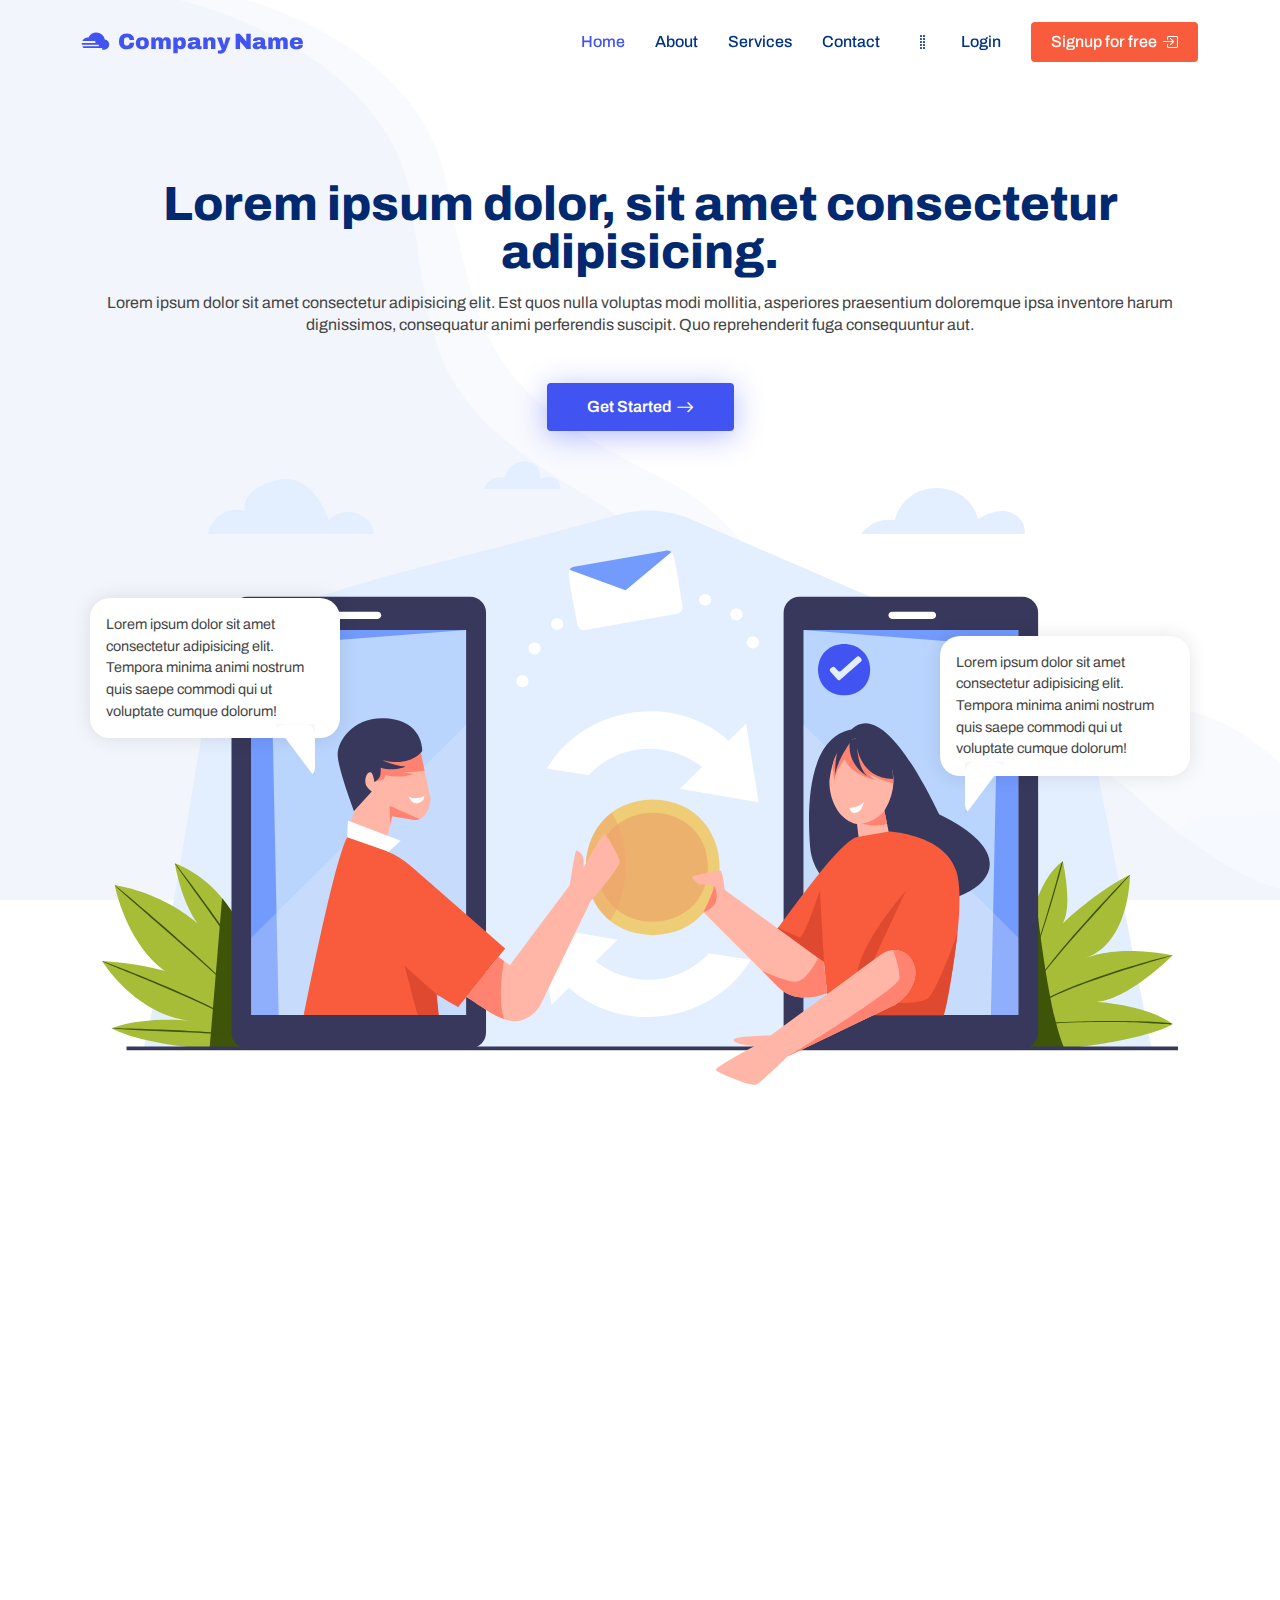
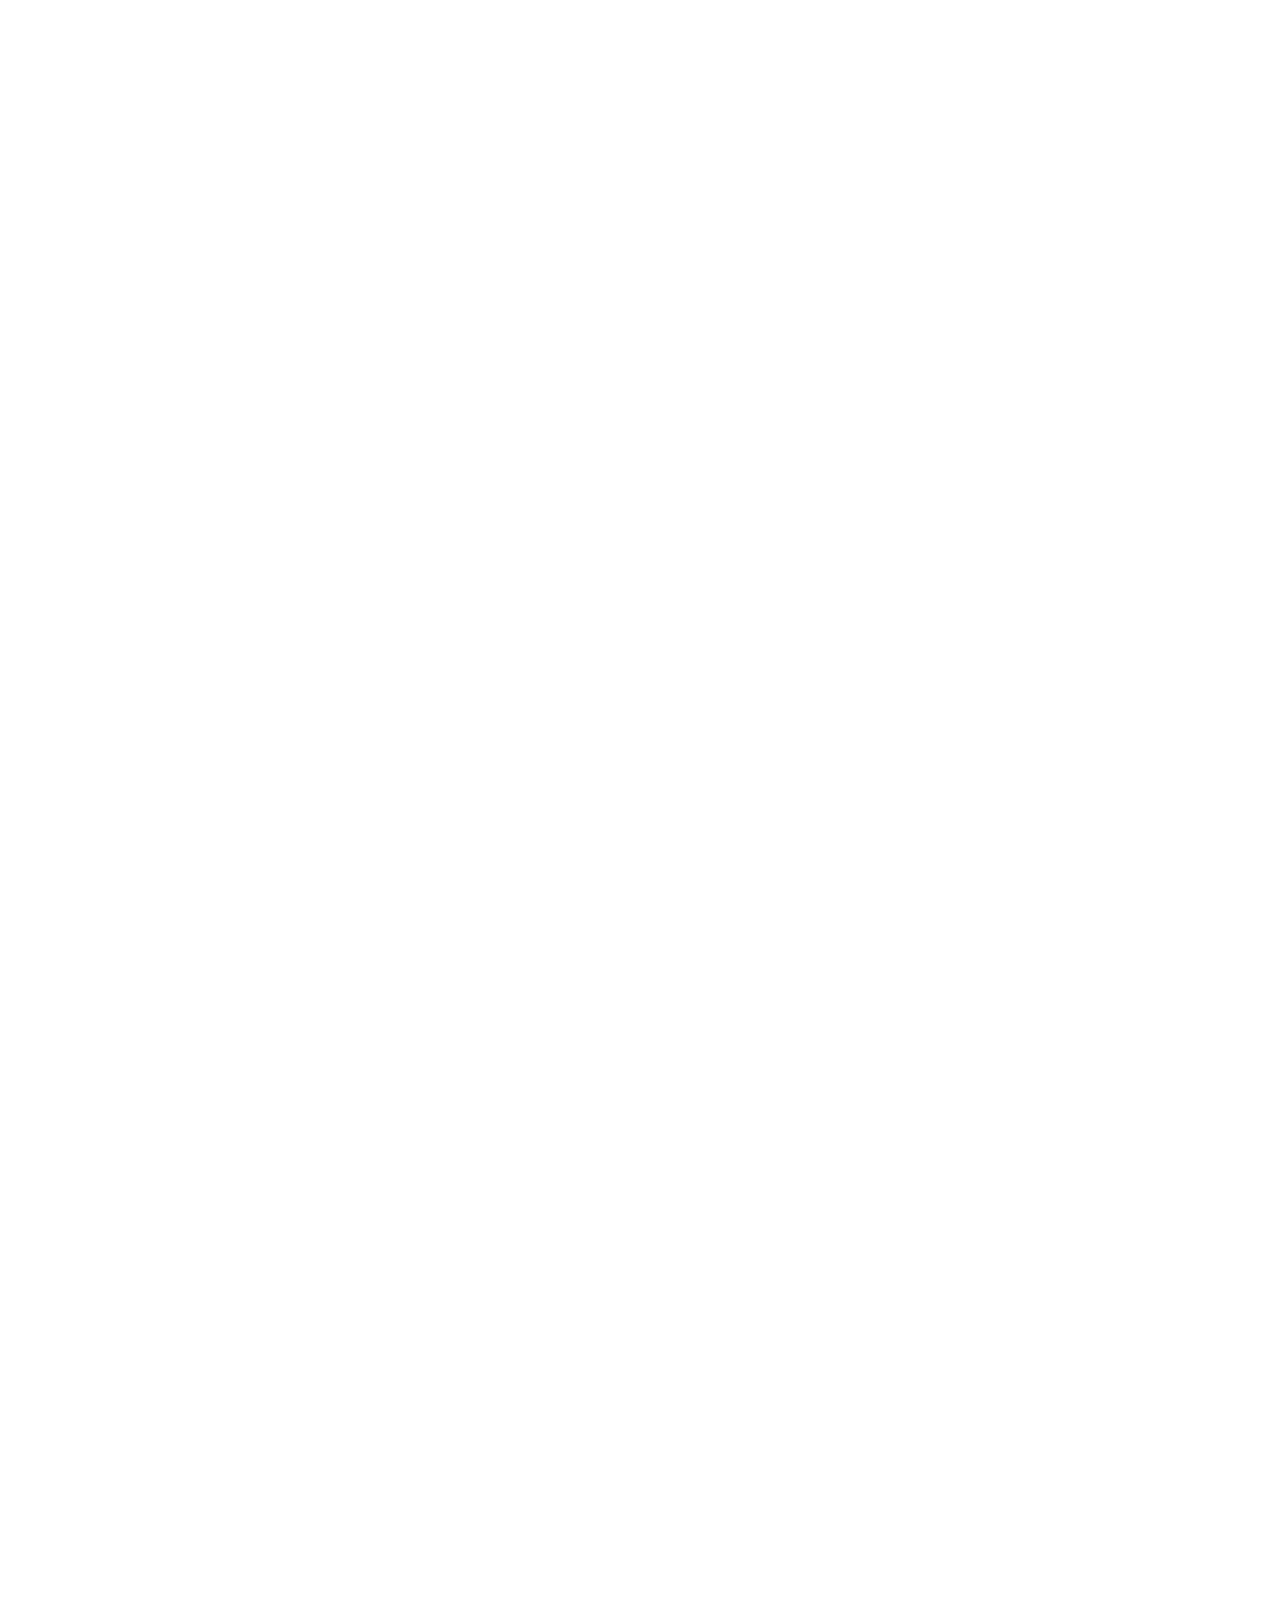
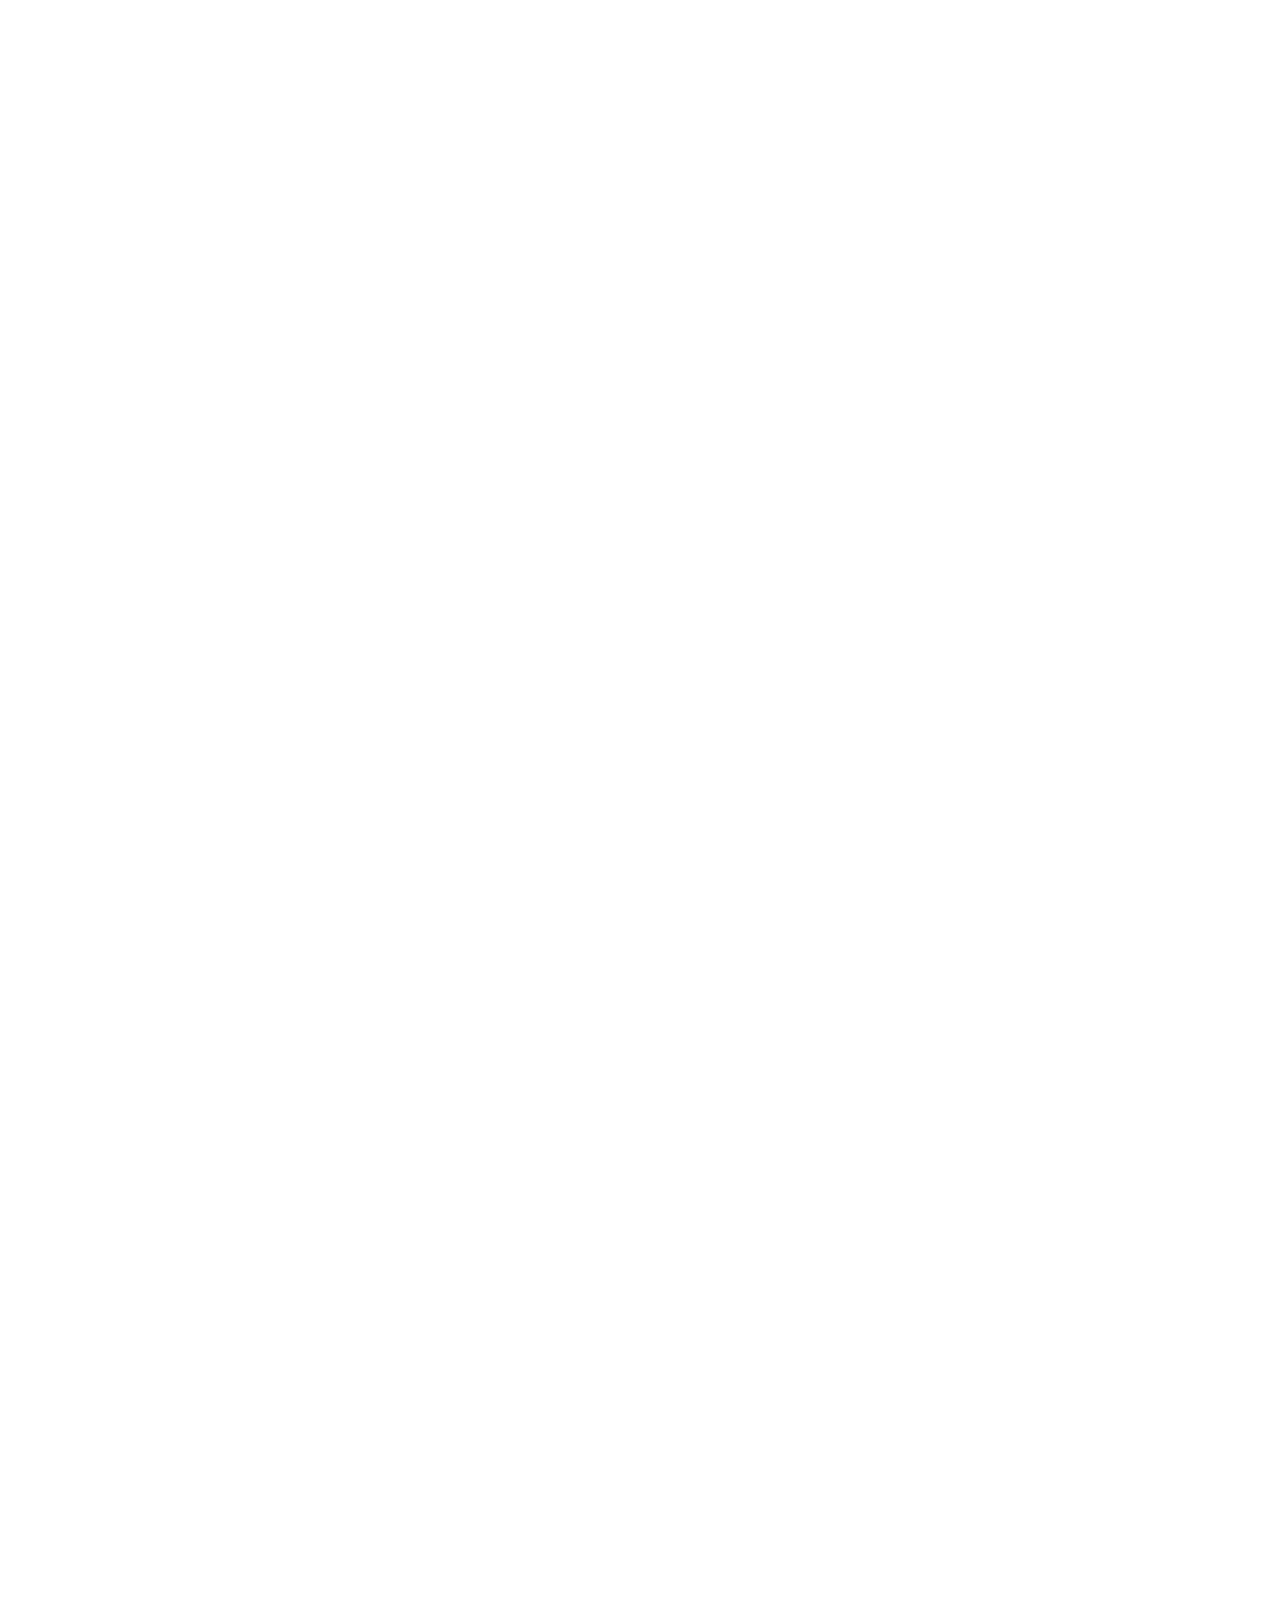
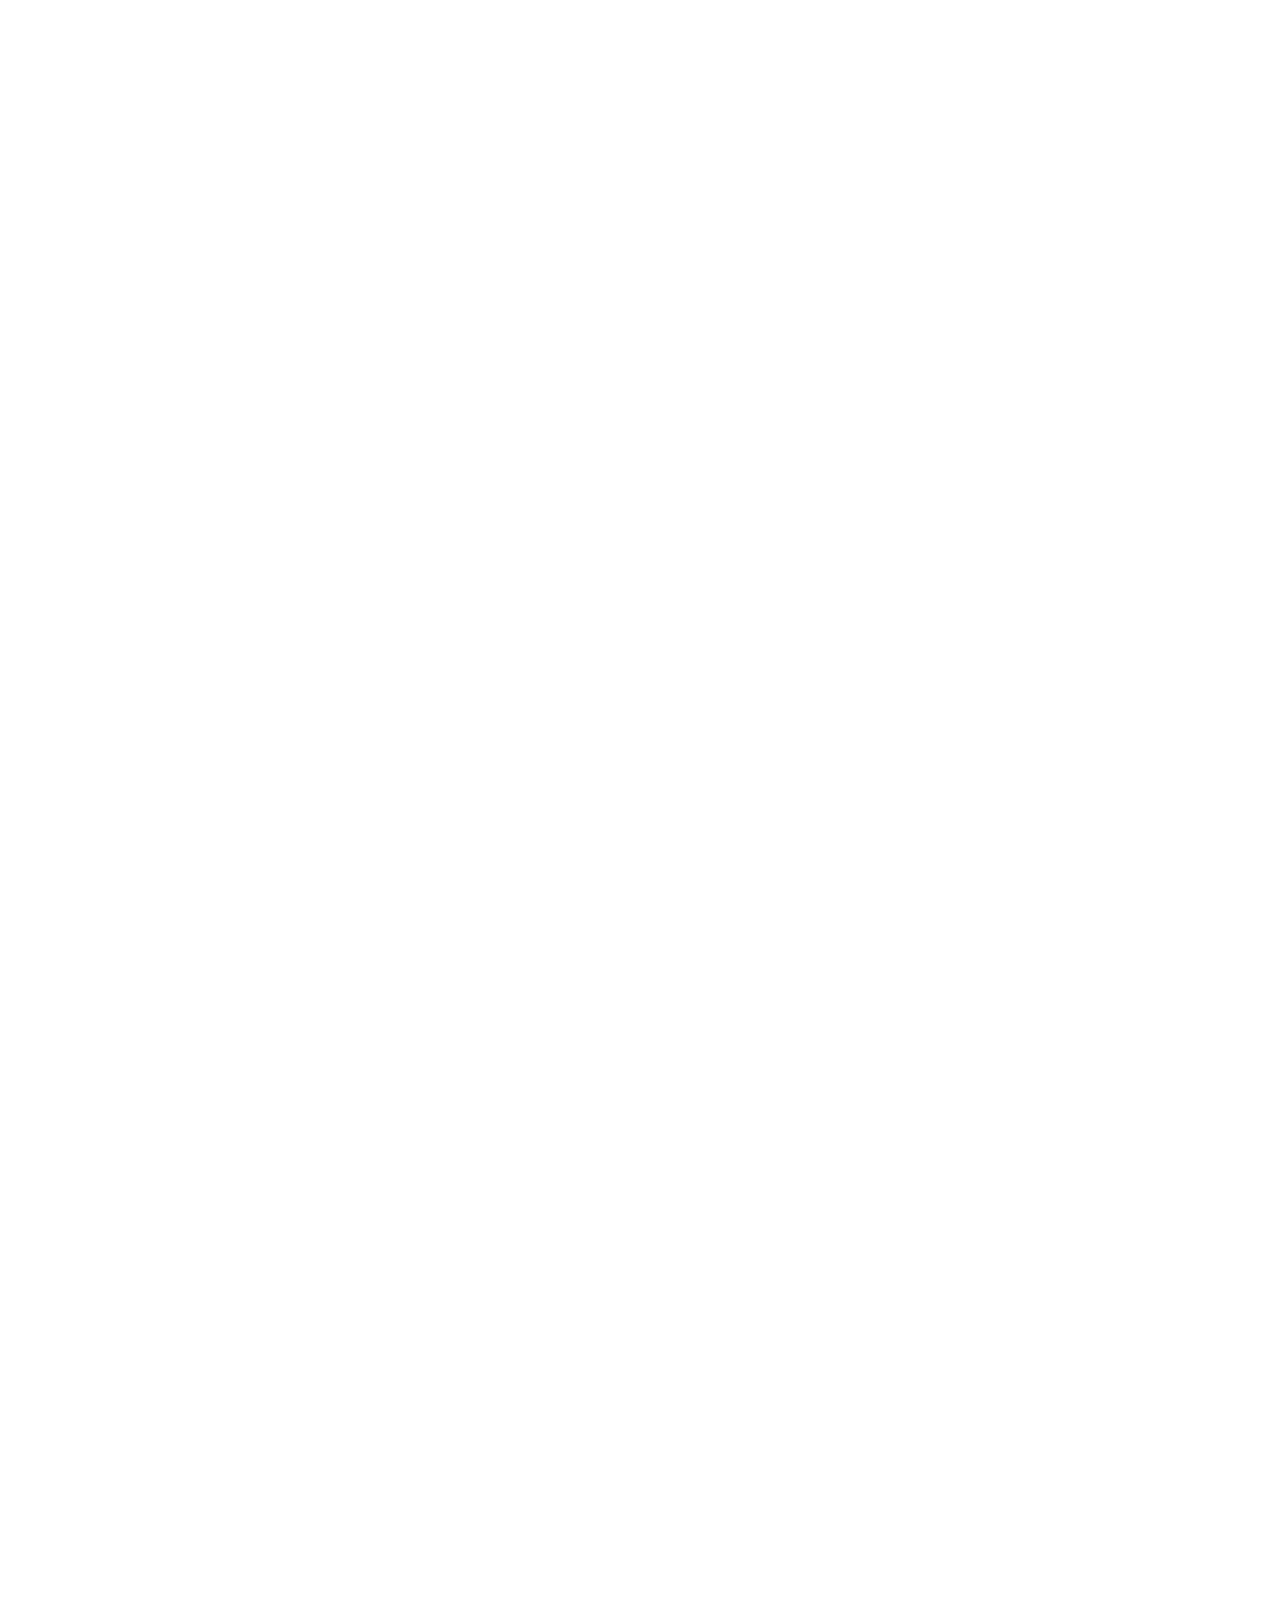
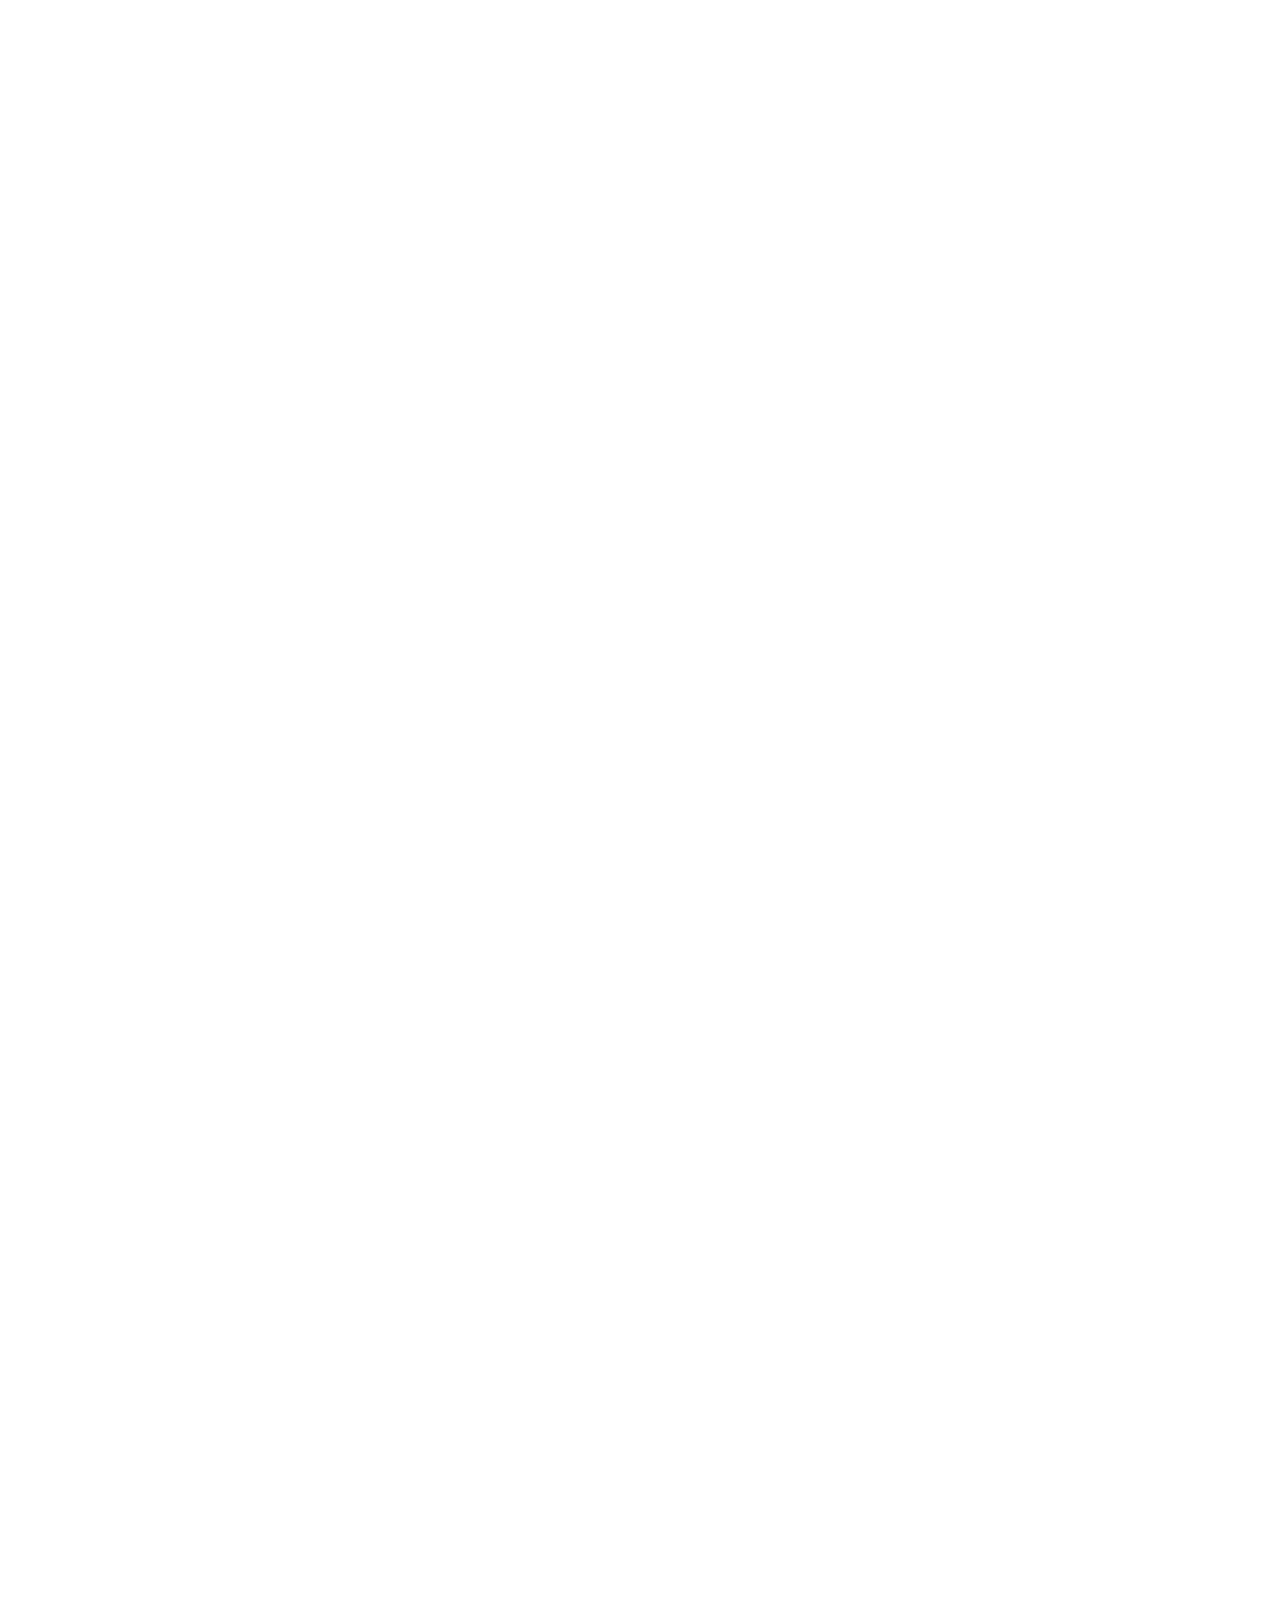
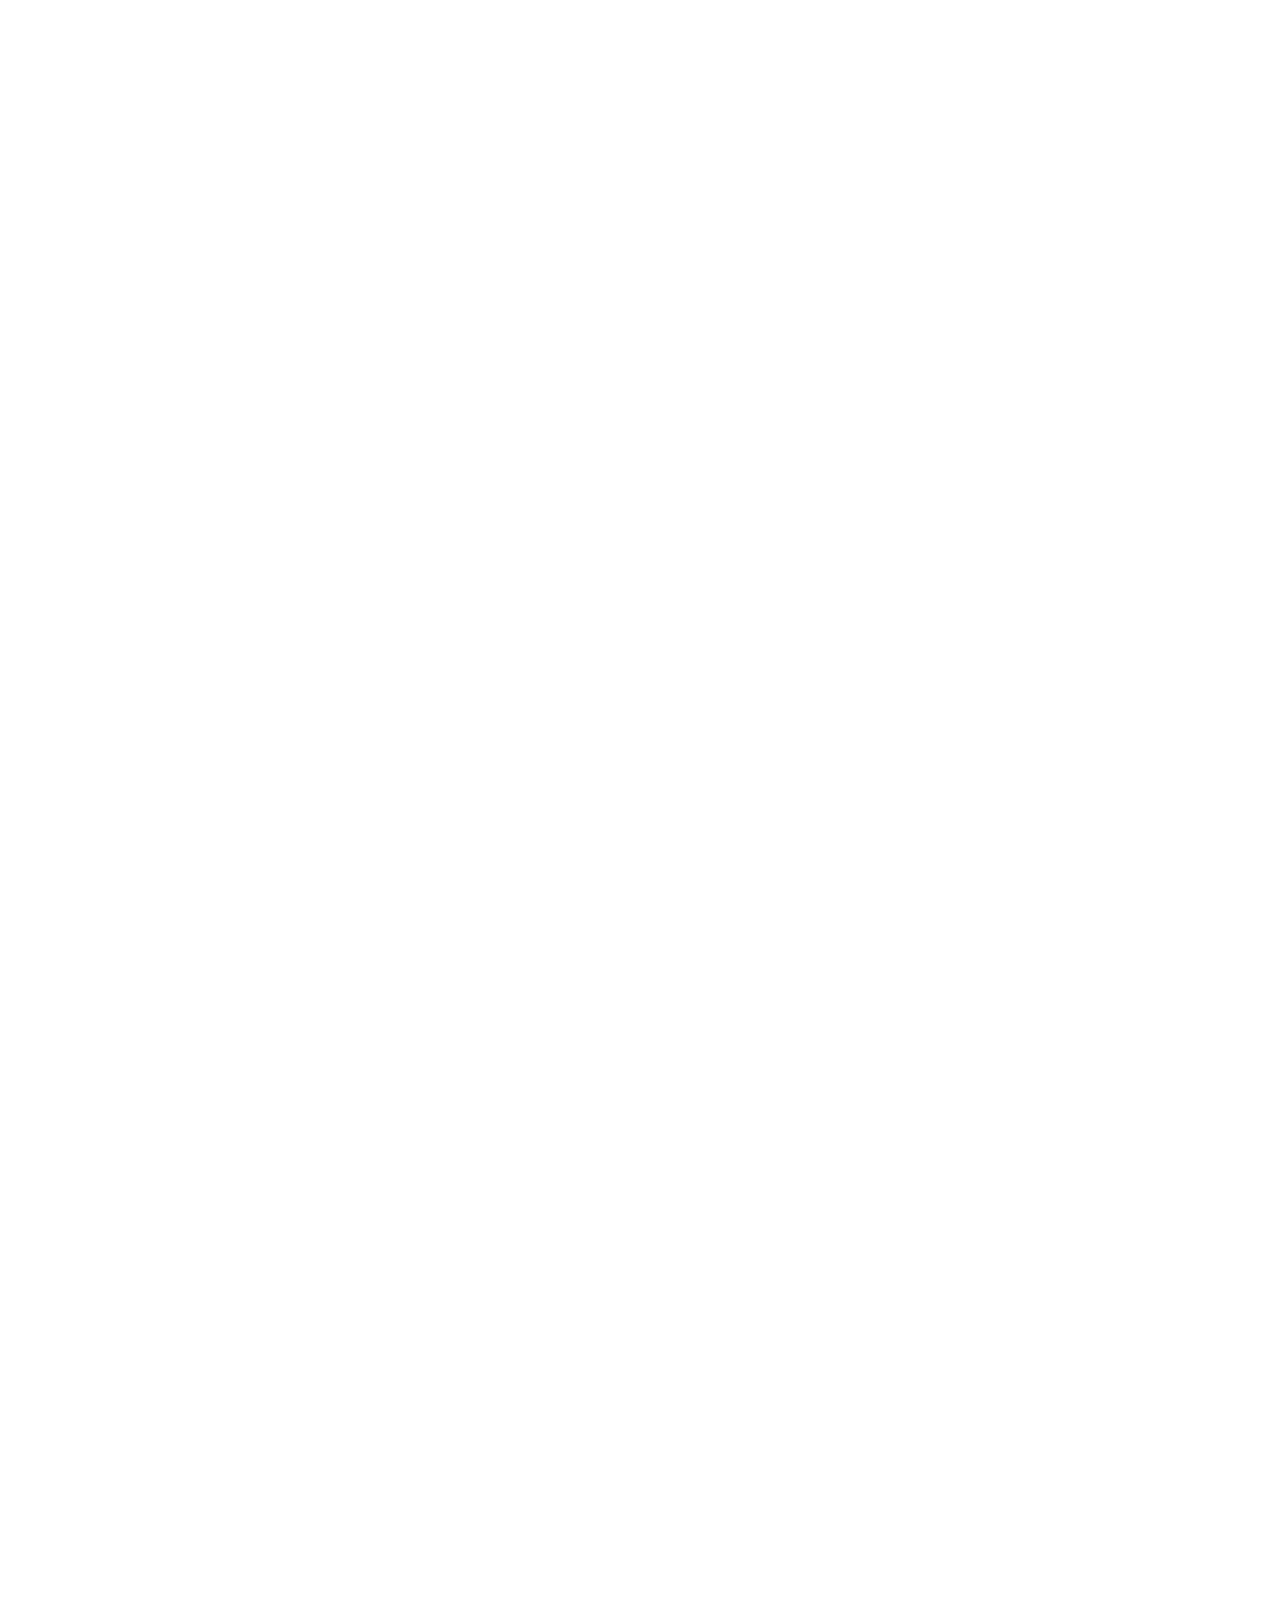
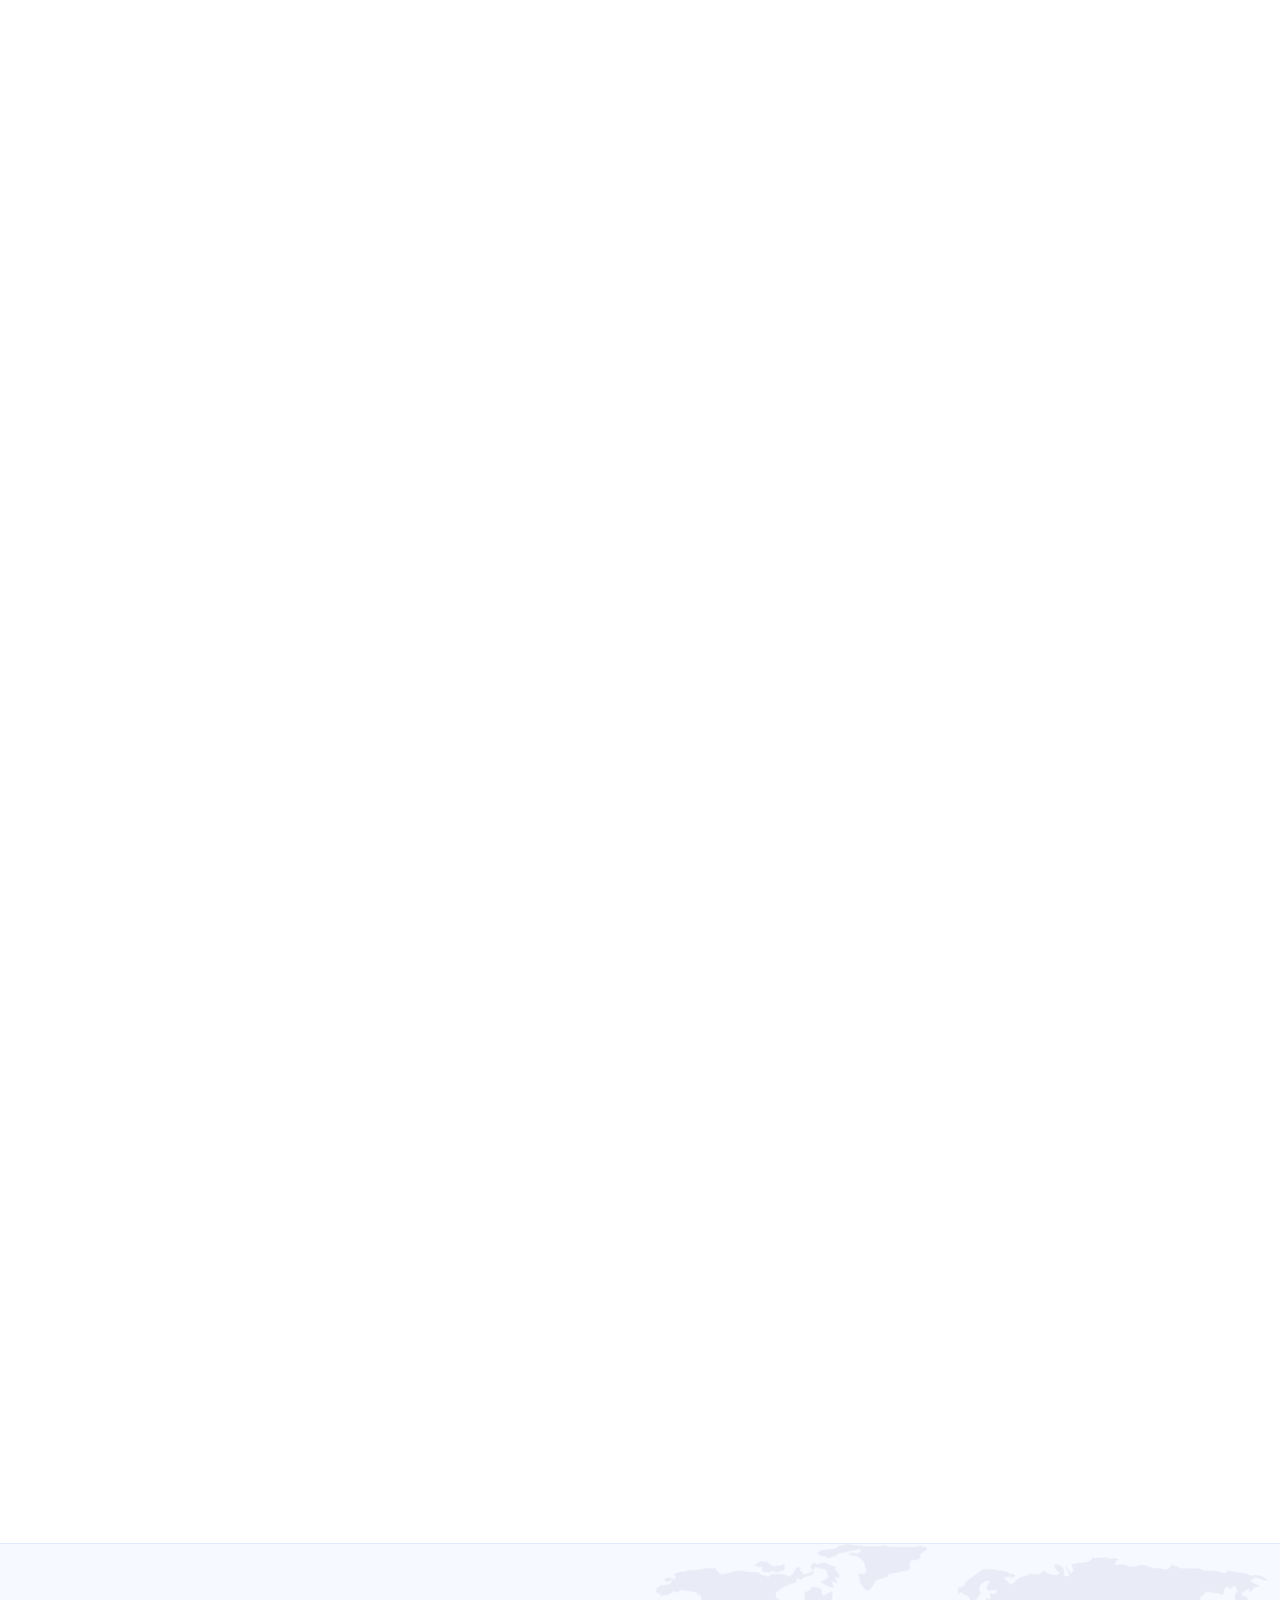
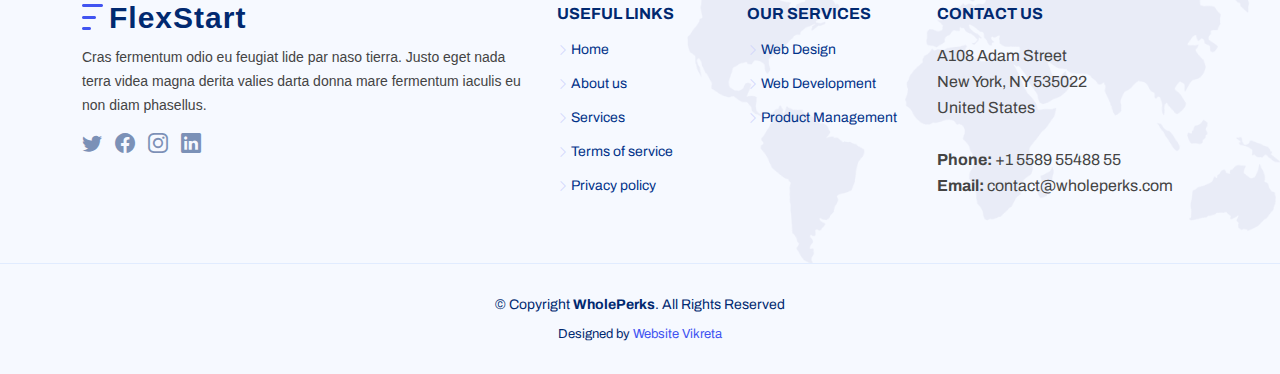
<file: index.html>
<!DOCTYPE html>
<html lang="en">

<head>
   <meta charset="utf-8">
   <meta content="width=device-width, initial-scale=1.0" name="viewport">

   <title>Home — WholePerks</title>
   <meta content="" name="description">

   <meta content="" name="keywords">

   <!-- Favicons -->
   <link href="assets/img/favicon.png" rel="icon">
   <link href="assets/img/apple-touch-icon.png" rel="apple-touch-icon">

   <!-- Google Fonts -->
   <link rel="preconnect" href="https://fonts.googleapis.com">
   <link rel="preconnect" href="https://fonts.gstatic.com" crossorigin>
   <link href="https://fonts.googleapis.com/css2?family=Archivo:wght@100;200;300;400;500;600;700;800;900&display=swap"
      rel="stylesheet">

   <!-- Vendor CSS Files -->
   <link href="assets/vendor/aos/aos.css" rel="stylesheet">
   <link href="assets/vendor/bootstrap/css/bootstrap.min.css" rel="stylesheet">
   <link href="assets/vendor/bootstrap-icons/bootstrap-icons.css" rel="stylesheet">
   <link href="assets/vendor/glightbox/css/glightbox.min.css" rel="stylesheet">
   <link href="assets/vendor/remixicon/remixicon.css" rel="stylesheet">
   <link href="assets/vendor/swiper/swiper-bundle.min.css" rel="stylesheet">

   <!-- Template Main CSS File -->
   <link href="assets/css/style.css" rel="stylesheet">
</head>

<body>

   <!-- ======= Header ======= -->
   <header id="header" class="header fixed-top">
      <div class="container-fluid container-xl d-flex align-items-center justify-content-between">

         <a href="index.html" class="logo d-flex align-items-center">
            <i class="bi bi-cloud-fog2-fill"></i>
            <span>Company Name</span>
         </a>

         <nav id="navbar" class="navbar">
            <ul>
               <li><a class="nav-link scrollto active" href="#hero">Home</a></li>
               <li><a class="nav-link scrollto" href="#about">About</a></li>
               <li><a class="nav-link scrollto" href="#services">Services</a></li>
               <li><a class="nav-link scrollto" href="./contact.html">Contact</a></li>
               <li class="md-hide"><a href="" class="nav-link scrollto"><i class="bi bi-grip-vertical"></i></a></li>
               <li><a class="nav-link scrollto" href="./login.html">Login</a></li>
               <li><a class="getstarted scrollto" href="./signup.html">
                     <span>Signup for free</span> <i class="bi bi-box-arrow-in-right"></i>
                  </a></li>
            </ul>
            <i class="bi bi-list mobile-nav-toggle"></i>
         </nav><!-- .navbar -->

      </div>
   </header><!-- End Header -->

   <!-- ======= Hero Section ======= -->
   <section id="hero" class="hero d-flex align-items-center">

      <div class="container">
         <div class="row">
            <div class="col-lg-12 d-flex flex-column justify-content-center">
               <h1>
                  Lorem ipsum dolor, sit amet consectetur adipisicing.
               </h1>
               <p>
                  Lorem ipsum dolor sit amet consectetur adipisicing elit. Est quos nulla voluptas modi mollitia,
                  asperiores praesentium doloremque ipsa inventore harum dignissimos, consequatur animi perferendis
                  suscipit. Quo reprehenderit fuga consequuntur aut.
               </p>
               <div>
                  <div class="text-center">
                     <a href="#about"
                        class="btn-get-started scrollto d-inline-flex align-items-center justify-content-center align-self-center">
                        <span>Get Started</span>
                        <i class="bi bi-arrow-right"></i>
                     </a>
                  </div>
               </div>
            </div>
            <div class="col-lg-12 hero-img">
               <img src="assets/img/home-hero-img.svg" class="img-fluid" alt="">

               <!-- message bubbles -->
               <div class="message left">
                  Lorem ipsum dolor sit amet consectetur adipisicing elit. Tempora minima animi nostrum quis saepe
                  commodi qui ut voluptate cumque dolorum!
               </div>
               <div class="message right">
                  Lorem ipsum dolor sit amet consectetur adipisicing elit. Tempora minima animi nostrum quis saepe
                  commodi qui ut voluptate cumque dolorum!
               </div>
            </div>
         </div>
      </div>

   </section><!-- End Hero -->

   <main id="main">
      <!-- ======= About Section ======= -->
      <section id="about" class="about">

         <div class="container" data-aos="fade-up">
            <div class="row gx-0">

               <div class="col-lg-6 d-flex flex-column justify-content-center" data-aos="fade-up" data-aos-delay="200">
                  <div class="content">
                     <h3>Who We Are</h3>
                     <h2>Expedita voluptas omnis cupiditate totam eveniet nobis sint iste. Dolores est repellat corrupti
                        reprehenderit.</h2>
                     <p>
                        Quisquam vel ut sint cum eos hic dolores aperiam. Sed deserunt et. Inventore et et dolor
                        consequatur itaque ut voluptate sed et. Magnam nam ipsum tenetur suscipit voluptatum nam et est
                        corrupti.
                     </p>
                     <div class="text-center text-lg-start">
                        <a href="#"
                           class="btn-read-more d-inline-flex align-items-center justify-content-center align-self-center">
                           <span>Read More</span>
                           <i class="bi bi-arrow-right"></i>
                        </a>
                     </div>
                  </div>
               </div>

               <div class="col-lg-6 d-flex align-items-center" data-aos="zoom-out" data-aos-delay="200">
                  <img src="assets/img/about.jpg" class="img-fluid" alt="">
               </div>

            </div>
         </div>

      </section><!-- End About Section -->

      <!-- ======= Values Section ======= -->
      <section id="values" class="values">

         <div class="container" data-aos="fade-up">

            <header class="section-header">
               <h2>Our Values</h2>
               <p>Odit est perspiciatis laborum et dicta</p>
            </header>

            <div class="row">

               <div class="col-lg-4" data-aos="fade-up" data-aos-delay="200">
                  <div class="box">
                     <img src="assets/img/values-1.png" class="img-fluid" alt="">
                     <h3>Ad cupiditate sed est odio</h3>
                     <p>Eum ad dolor et. Autem aut fugiat debitis voluptatem consequuntur sit. Et veritatis id.</p>
                  </div>
               </div>

               <div class="col-lg-4 mt-4 mt-lg-0" data-aos="fade-up" data-aos-delay="400">
                  <div class="box">
                     <img src="assets/img/values-2.png" class="img-fluid" alt="">
                     <h3>Voluptatem voluptatum alias</h3>
                     <p>Repudiandae amet nihil natus in distinctio suscipit id. Doloremque ducimus ea sit non.</p>
                  </div>
               </div>

               <div class="col-lg-4 mt-4 mt-lg-0" data-aos="fade-up" data-aos-delay="600">
                  <div class="box">
                     <img src="assets/img/values-3.png" class="img-fluid" alt="">
                     <h3>Fugit cupiditate alias nobis.</h3>
                     <p>Quam rem vitae est autem molestias explicabo debitis sint. Vero aliquid quidem commodi.</p>
                  </div>
               </div>

            </div>

         </div>

      </section><!-- End Values Section -->

      <!-- ======= Counts Section ======= -->
      <section id="counts" class="counts">
         <div class="container" data-aos="fade-up">

            <div class="row gy-4">

               <div class="col-lg-3 col-md-6">
                  <div class="count-box">
                     <i class="bi bi-emoji-smile"></i>
                     <div>
                        <span data-purecounter-start="0" data-purecounter-end="232" data-purecounter-duration="1"
                           class="purecounter"></span>
                        <p>Happy Clients</p>
                     </div>
                  </div>
               </div>

               <div class="col-lg-3 col-md-6">
                  <div class="count-box">
                     <i class="bi bi-journal-richtext" style="color: #ee6c20;"></i>
                     <div>
                        <span data-purecounter-start="0" data-purecounter-end="521" data-purecounter-duration="1"
                           class="purecounter"></span>
                        <p>Projects</p>
                     </div>
                  </div>
               </div>

               <div class="col-lg-3 col-md-6">
                  <div class="count-box">
                     <i class="bi bi-headset" style="color: #15be56;"></i>
                     <div>
                        <span data-purecounter-start="0" data-purecounter-end="1463" data-purecounter-duration="1"
                           class="purecounter"></span>
                        <p>Hours Of Support</p>
                     </div>
                  </div>
               </div>

               <div class="col-lg-3 col-md-6">
                  <div class="count-box">
                     <i class="bi bi-people" style="color: #bb0852;"></i>
                     <div>
                        <span data-purecounter-start="0" data-purecounter-end="15" data-purecounter-duration="1"
                           class="purecounter"></span>
                        <p>Hard Workers</p>
                     </div>
                  </div>
               </div>

            </div>

         </div>
      </section><!-- End Counts Section -->

      <!-- ======= Features Section ======= -->
      <section id="features" class="features">

         <div class="container" data-aos="fade-up">

            <header class="section-header">
               <h2>Features</h2>
               <p>Laboriosam et omnis fuga quis dolor direda fara</p>
            </header>

            <div class="row">

               <div class="col-lg-6">
                  <img src="assets/img/features.png" class="img-fluid" alt="">
               </div>

               <div class="col-lg-6 mt-5 mt-lg-0 d-flex">
                  <div class="row align-self-center gy-4">

                     <div class="col-md-6" data-aos="zoom-out" data-aos-delay="200">
                        <div class="feature-box d-flex align-items-center">
                           <i class="bi bi-check"></i>
                           <h3>Eos aspernatur rem</h3>
                        </div>
                     </div>

                     <div class="col-md-6" data-aos="zoom-out" data-aos-delay="300">
                        <div class="feature-box d-flex align-items-center">
                           <i class="bi bi-check"></i>
                           <h3>Facilis neque ipsa</h3>
                        </div>
                     </div>

                     <div class="col-md-6" data-aos="zoom-out" data-aos-delay="400">
                        <div class="feature-box d-flex align-items-center">
                           <i class="bi bi-check"></i>
                           <h3>Volup amet voluptas</h3>
                        </div>
                     </div>

                     <div class="col-md-6" data-aos="zoom-out" data-aos-delay="500">
                        <div class="feature-box d-flex align-items-center">
                           <i class="bi bi-check"></i>
                           <h3>Rerum omnis sint</h3>
                        </div>
                     </div>

                     <div class="col-md-6" data-aos="zoom-out" data-aos-delay="600">
                        <div class="feature-box d-flex align-items-center">
                           <i class="bi bi-check"></i>
                           <h3>Alias possimus</h3>
                        </div>
                     </div>

                     <div class="col-md-6" data-aos="zoom-out" data-aos-delay="700">
                        <div class="feature-box d-flex align-items-center">
                           <i class="bi bi-check"></i>
                           <h3>Repellendus mollitia</h3>
                        </div>
                     </div>

                  </div>
               </div>

            </div> <!-- / row -->

            <!-- Feature Tabs -->
            <div class="row feture-tabs" data-aos="fade-up">
               <div class="col-lg-6">
                  <h3>Neque officiis dolore maiores et exercitationem quae est seda lidera pat claero</h3>

                  <!-- Tabs -->
                  <ul class="nav nav-pills mb-3">
                     <li>
                        <a class="nav-link active" data-bs-toggle="pill" href="#tab1">Saepe fuga</a>
                     </li>
                     <li>
                        <a class="nav-link" data-bs-toggle="pill" href="#tab2">Voluptates</a>
                     </li>
                     <li>
                        <a class="nav-link" data-bs-toggle="pill" href="#tab3">Corrupti</a>
                     </li>
                  </ul><!-- End Tabs -->

                  <!-- Tab Content -->
                  <div class="tab-content">

                     <div class="tab-pane fade show active" id="tab1">
                        <p>Consequuntur inventore voluptates consequatur aut vel et. Eos doloribus expedita. Sapiente
                           atque consequatur minima nihil quae aspernatur quo suscipit voluptatem.</p>
                        <div class="d-flex align-items-center mb-2">
                           <i class="bi bi-check2"></i>
                           <h4>Repudiandae rerum velit modi et officia quasi facilis</h4>
                        </div>
                        <p>Laborum omnis voluptates voluptas qui sit aliquam blanditiis. Sapiente minima commodi dolorum
                           non eveniet magni quaerat nemo et.</p>
                        <div class="d-flex align-items-center mb-2">
                           <i class="bi bi-check2"></i>
                           <h4>Incidunt non veritatis illum ea ut nisi</h4>
                        </div>
                        <p>Non quod totam minus repellendus autem sint velit. Rerum debitis facere soluta tenetur. Iure
                           molestiae assumenda sunt qui inventore eligendi voluptates nisi at. Dolorem quo tempora. Quia
                           et perferendis.</p>
                     </div><!-- End Tab 1 Content -->

                     <div class="tab-pane fade show" id="tab2">
                        <p>Consequuntur inventore voluptates consequatur aut vel et. Eos doloribus expedita. Sapiente
                           atque consequatur minima nihil quae aspernatur quo suscipit voluptatem.</p>
                        <div class="d-flex align-items-center mb-2">
                           <i class="bi bi-check2"></i>
                           <h4>Repudiandae rerum velit modi et officia quasi facilis</h4>
                        </div>
                        <p>Laborum omnis voluptates voluptas qui sit aliquam blanditiis. Sapiente minima commodi dolorum
                           non eveniet magni quaerat nemo et.</p>
                        <div class="d-flex align-items-center mb-2">
                           <i class="bi bi-check2"></i>
                           <h4>Incidunt non veritatis illum ea ut nisi</h4>
                        </div>
                        <p>Non quod totam minus repellendus autem sint velit. Rerum debitis facere soluta tenetur. Iure
                           molestiae assumenda sunt qui inventore eligendi voluptates nisi at. Dolorem quo tempora. Quia
                           et perferendis.</p>
                     </div><!-- End Tab 2 Content -->

                     <div class="tab-pane fade show" id="tab3">
                        <p>Consequuntur inventore voluptates consequatur aut vel et. Eos doloribus expedita. Sapiente
                           atque consequatur minima nihil quae aspernatur quo suscipit voluptatem.</p>
                        <div class="d-flex align-items-center mb-2">
                           <i class="bi bi-check2"></i>
                           <h4>Repudiandae rerum velit modi et officia quasi facilis</h4>
                        </div>
                        <p>Laborum omnis voluptates voluptas qui sit aliquam blanditiis. Sapiente minima commodi dolorum
                           non eveniet magni quaerat nemo et.</p>
                        <div class="d-flex align-items-center mb-2">
                           <i class="bi bi-check2"></i>
                           <h4>Incidunt non veritatis illum ea ut nisi</h4>
                        </div>
                        <p>Non quod totam minus repellendus autem sint velit. Rerum debitis facere soluta tenetur. Iure
                           molestiae assumenda sunt qui inventore eligendi voluptates nisi at. Dolorem quo tempora. Quia
                           et perferendis.</p>
                     </div><!-- End Tab 3 Content -->

                  </div>

               </div>

               <div class="col-lg-6">
                  <img src="assets/img/features-2.png" class="img-fluid" alt="">
               </div>

            </div><!-- End Feature Tabs -->

            <!-- Feature Icons -->
            <div class="row feature-icons" data-aos="fade-up">
               <h3>Ratione mollitia eos ab laudantium rerum beatae quo</h3>

               <div class="row">

                  <div class="col-xl-4 text-center" data-aos="fade-right" data-aos-delay="100">
                     <img src="assets/img/features-3.png" class="img-fluid p-4" alt="">
                  </div>

                  <div class="col-xl-8 d-flex content">
                     <div class="row align-self-center gy-4">

                        <div class="col-md-6 icon-box" data-aos="fade-up">
                           <i class="ri-line-chart-line"></i>
                           <div>
                              <h4>Corporis voluptates sit</h4>
                              <p>Consequuntur sunt aut quasi enim aliquam quae harum pariatur laboris nisi ut aliquip
                              </p>
                           </div>
                        </div>

                        <div class="col-md-6 icon-box" data-aos="fade-up" data-aos-delay="100">
                           <i class="ri-stack-line"></i>
                           <div>
                              <h4>Ullamco laboris nisi</h4>
                              <p>Excepteur sint occaecat cupidatat non proident, sunt in culpa qui officia deserunt</p>
                           </div>
                        </div>

                        <div class="col-md-6 icon-box" data-aos="fade-up" data-aos-delay="200">
                           <i class="ri-brush-4-line"></i>
                           <div>
                              <h4>Labore consequatur</h4>
                              <p>Aut suscipit aut cum nemo deleniti aut omnis. Doloribus ut maiores omnis facere</p>
                           </div>
                        </div>

                        <div class="col-md-6 icon-box" data-aos="fade-up" data-aos-delay="300">
                           <i class="ri-magic-line"></i>
                           <div>
                              <h4>Beatae veritatis</h4>
                              <p>Expedita veritatis consequuntur nihil tempore laudantium vitae denat pacta</p>
                           </div>
                        </div>

                        <div class="col-md-6 icon-box" data-aos="fade-up" data-aos-delay="400">
                           <i class="ri-command-line"></i>
                           <div>
                              <h4>Molestiae dolor</h4>
                              <p>Et fuga et deserunt et enim. Dolorem architecto ratione tensa raptor marte</p>
                           </div>
                        </div>

                        <div class="col-md-6 icon-box" data-aos="fade-up" data-aos-delay="500">
                           <i class="ri-radar-line"></i>
                           <div>
                              <h4>Explicabo consectetur</h4>
                              <p>Est autem dicta beatae suscipit. Sint veritatis et sit quasi ab aut inventore</p>
                           </div>
                        </div>

                     </div>
                  </div>

               </div>

            </div><!-- End Feature Icons -->

         </div>

      </section><!-- End Features Section -->

      <!-- ======= Services Section ======= -->
      <section id="services" class="services">

         <div class="container" data-aos="fade-up">

            <header class="section-header">
               <h2>Services</h2>
               <p>Veritatis et dolores facere numquam et praesentium</p>
            </header>

            <div class="row gy-4">

               <div class="col-lg-4 col-md-6" data-aos="fade-up" data-aos-delay="200">
                  <div class="service-box blue">
                     <i class="ri-discuss-line icon"></i>
                     <h3>Nesciunt Mete</h3>
                     <p>Provident nihil minus qui consequatur non omnis maiores. Eos accusantium minus dolores iure
                        perferendis tempore et consequatur.</p>
                     <a href="#" class="read-more"><span>Read More</span> <i class="bi bi-arrow-right"></i></a>
                  </div>
               </div>

               <div class="col-lg-4 col-md-6" data-aos="fade-up" data-aos-delay="300">
                  <div class="service-box orange">
                     <i class="ri-discuss-line icon"></i>
                     <h3>Eosle Commodi</h3>
                     <p>Ut autem aut autem non a. Sint sint sit facilis nam iusto sint. Libero corrupti neque eum hic
                        non ut nesciunt dolorem.</p>
                     <a href="#" class="read-more"><span>Read More</span> <i class="bi bi-arrow-right"></i></a>
                  </div>
               </div>

               <div class="col-lg-4 col-md-6" data-aos="fade-up" data-aos-delay="400">
                  <div class="service-box green">
                     <i class="ri-discuss-line icon"></i>
                     <h3>Ledo Markt</h3>
                     <p>Ut excepturi voluptatem nisi sed. Quidem fuga consequatur. Minus ea aut. Vel qui id voluptas
                        adipisci eos earum corrupti.</p>
                     <a href="#" class="read-more"><span>Read More</span> <i class="bi bi-arrow-right"></i></a>
                  </div>
               </div>

               <div class="col-lg-4 col-md-6" data-aos="fade-up" data-aos-delay="500">
                  <div class="service-box red">
                     <i class="ri-discuss-line icon"></i>
                     <h3>Asperiores Commodi</h3>
                     <p>Non et temporibus minus omnis sed dolor esse consequatur. Cupiditate sed error ea fuga sit
                        provident adipisci neque.</p>
                     <a href="#" class="read-more"><span>Read More</span> <i class="bi bi-arrow-right"></i></a>
                  </div>
               </div>

               <div class="col-lg-4 col-md-6" data-aos="fade-up" data-aos-delay="600">
                  <div class="service-box purple">
                     <i class="ri-discuss-line icon"></i>
                     <h3>Velit Doloremque.</h3>
                     <p>Cumque et suscipit saepe. Est maiores autem enim facilis ut aut ipsam corporis aut. Sed animi at
                        autem alias eius labore.</p>
                     <a href="#" class="read-more"><span>Read More</span> <i class="bi bi-arrow-right"></i></a>
                  </div>
               </div>

               <div class="col-lg-4 col-md-6" data-aos="fade-up" data-aos-delay="700">
                  <div class="service-box pink">
                     <i class="ri-discuss-line icon"></i>
                     <h3>Dolori Architecto</h3>
                     <p>Hic molestias ea quibusdam eos. Fugiat enim doloremque aut neque non et debitis iure. Corrupti
                        recusandae ducimus enim.</p>
                     <a href="#" class="read-more"><span>Read More</span> <i class="bi bi-arrow-right"></i></a>
                  </div>
               </div>

            </div>

         </div>

      </section><!-- End Services Section -->

      <!-- ======= Pricing Section ======= -->
      <section id="pricing" class="pricing">

         <div class="container" data-aos="fade-up">

            <header class="section-header">
               <h2>Pricing</h2>
               <p>Check our Pricing</p>
            </header>

            <div class="row gy-4" data-aos="fade-left">

               <div class="col-lg-3 col-md-6" data-aos="zoom-in" data-aos-delay="100">
                  <div class="box">
                     <h3 style="color: #07d5c0;">Free Plan</h3>
                     <div class="price"><sup>$</sup>0<span> / mo</span></div>
                     <img src="assets/img/pricing-free.png" class="img-fluid" alt="">
                     <ul>
                        <li>Aida dere</li>
                        <li>Nec feugiat nisl</li>
                        <li>Nulla at volutpat dola</li>
                        <li class="na">Pharetra massa</li>
                        <li class="na">Massa ultricies mi</li>
                     </ul>
                     <a href="#" class="btn-buy">Buy Now</a>
                  </div>
               </div>

               <div class="col-lg-3 col-md-6" data-aos="zoom-in" data-aos-delay="200">
                  <div class="box">
                     <span class="featured">Featured</span>
                     <h3 style="color: #65c600;">Starter Plan</h3>
                     <div class="price"><sup>$</sup>19<span> / mo</span></div>
                     <img src="assets/img/pricing-starter.png" class="img-fluid" alt="">
                     <ul>
                        <li>Aida dere</li>
                        <li>Nec feugiat nisl</li>
                        <li>Nulla at volutpat dola</li>
                        <li>Pharetra massa</li>
                        <li class="na">Massa ultricies mi</li>
                     </ul>
                     <a href="#" class="btn-buy">Buy Now</a>
                  </div>
               </div>

               <div class="col-lg-3 col-md-6" data-aos="zoom-in" data-aos-delay="300">
                  <div class="box">
                     <h3 style="color: #ff901c;">Business Plan</h3>
                     <div class="price"><sup>$</sup>29<span> / mo</span></div>
                     <img src="assets/img/pricing-business.png" class="img-fluid" alt="">
                     <ul>
                        <li>Aida dere</li>
                        <li>Nec feugiat nisl</li>
                        <li>Nulla at volutpat dola</li>
                        <li>Pharetra massa</li>
                        <li>Massa ultricies mi</li>
                     </ul>
                     <a href="#" class="btn-buy">Buy Now</a>
                  </div>
               </div>

               <div class="col-lg-3 col-md-6" data-aos="zoom-in" data-aos-delay="400">
                  <div class="box">
                     <h3 style="color: #ff0071;">Ultimate Plan</h3>
                     <div class="price"><sup>$</sup>49<span> / mo</span></div>
                     <img src="assets/img/pricing-ultimate.png" class="img-fluid" alt="">
                     <ul>
                        <li>Aida dere</li>
                        <li>Nec feugiat nisl</li>
                        <li>Nulla at volutpat dola</li>
                        <li>Pharetra massa</li>
                        <li>Massa ultricies mi</li>
                     </ul>
                     <a href="#" class="btn-buy">Buy Now</a>
                  </div>
               </div>

            </div>

         </div>

      </section><!-- End Pricing Section -->

      <!-- ======= F.A.Q Section ======= -->
      <section id="faq" class="faq">

         <div class="container" data-aos="fade-up">

            <header class="section-header">
               <h2>F.A.Q</h2>
               <p>Frequently Asked Questions</p>
            </header>

            <div class="row">
               <div class="col-lg-6">
                  <!-- F.A.Q List 1-->
                  <div class="accordion accordion-flush" id="faqlist1">
                     <div class="accordion-item">
                        <h2 class="accordion-header">
                           <button class="accordion-button collapsed" type="button" data-bs-toggle="collapse"
                              data-bs-target="#faq-content-1">
                              Non consectetur a erat nam at lectus urna duis?
                           </button>
                        </h2>
                        <div id="faq-content-1" class="accordion-collapse collapse" data-bs-parent="#faqlist1">
                           <div class="accordion-body">
                              Feugiat pretium nibh ipsum consequat. Tempus iaculis urna id volutpat lacus laoreet non
                              curabitur gravida. Venenatis lectus magna fringilla urna porttitor rhoncus dolor purus
                              non.
                           </div>
                        </div>
                     </div>

                     <div class="accordion-item">
                        <h2 class="accordion-header">
                           <button class="accordion-button collapsed" type="button" data-bs-toggle="collapse"
                              data-bs-target="#faq-content-2">
                              Feugiat scelerisque varius morbi enim nunc faucibus a pellentesque?
                           </button>
                        </h2>
                        <div id="faq-content-2" class="accordion-collapse collapse" data-bs-parent="#faqlist1">
                           <div class="accordion-body">
                              Dolor sit amet consectetur adipiscing elit pellentesque habitant morbi. Id interdum velit
                              laoreet id donec ultrices. Fringilla phasellus faucibus scelerisque eleifend donec
                              pretium. Est pellentesque elit ullamcorper dignissim. Mauris ultrices eros in cursus
                              turpis massa tincidunt dui.
                           </div>
                        </div>
                     </div>

                     <div class="accordion-item">
                        <h2 class="accordion-header">
                           <button class="accordion-button collapsed" type="button" data-bs-toggle="collapse"
                              data-bs-target="#faq-content-3">
                              Dolor sit amet consectetur adipiscing elit pellentesque habitant morbi?
                           </button>
                        </h2>
                        <div id="faq-content-3" class="accordion-collapse collapse" data-bs-parent="#faqlist1">
                           <div class="accordion-body">
                              Eleifend mi in nulla posuere sollicitudin aliquam ultrices sagittis orci. Faucibus
                              pulvinar elementum integer enim. Sem nulla pharetra diam sit amet nisl suscipit. Rutrum
                              tellus pellentesque eu tincidunt. Lectus urna duis convallis convallis tellus. Urna
                              molestie at elementum eu facilisis sed odio morbi quis
                           </div>
                        </div>
                     </div>

                  </div>
               </div>

               <div class="col-lg-6">

                  <!-- F.A.Q List 2-->
                  <div class="accordion accordion-flush" id="faqlist2">

                     <div class="accordion-item">
                        <h2 class="accordion-header">
                           <button class="accordion-button collapsed" type="button" data-bs-toggle="collapse"
                              data-bs-target="#faq2-content-1">
                              Ac odio tempor orci dapibus. Aliquam eleifend mi in nulla?
                           </button>
                        </h2>
                        <div id="faq2-content-1" class="accordion-collapse collapse" data-bs-parent="#faqlist2">
                           <div class="accordion-body">
                              Dolor sit amet consectetur adipiscing elit pellentesque habitant morbi. Id interdum velit
                              laoreet id donec ultrices. Fringilla phasellus faucibus scelerisque eleifend donec
                              pretium. Est pellentesque elit ullamcorper dignissim. Mauris ultrices eros in cursus
                              turpis massa tincidunt dui.
                           </div>
                        </div>
                     </div>

                     <div class="accordion-item">
                        <h2 class="accordion-header">
                           <button class="accordion-button collapsed" type="button" data-bs-toggle="collapse"
                              data-bs-target="#faq2-content-2">
                              Tempus quam pellentesque nec nam aliquam sem et tortor consequat?
                           </button>
                        </h2>
                        <div id="faq2-content-2" class="accordion-collapse collapse" data-bs-parent="#faqlist2">
                           <div class="accordion-body">
                              Molestie a iaculis at erat pellentesque adipiscing commodo. Dignissim suspendisse in est
                              ante in. Nunc vel risus commodo viverra maecenas accumsan. Sit amet nisl suscipit
                              adipiscing bibendum est. Purus gravida quis blandit turpis cursus in
                           </div>
                        </div>
                     </div>

                     <div class="accordion-item">
                        <h2 class="accordion-header">
                           <button class="accordion-button collapsed" type="button" data-bs-toggle="collapse"
                              data-bs-target="#faq2-content-3">
                              Varius vel pharetra vel turpis nunc eget lorem dolor?
                           </button>
                        </h2>
                        <div id="faq2-content-3" class="accordion-collapse collapse" data-bs-parent="#faqlist2">
                           <div class="accordion-body">
                              Laoreet sit amet cursus sit amet dictum sit amet justo. Mauris vitae ultricies leo integer
                              malesuada nunc vel. Tincidunt eget nullam non nisi est sit amet. Turpis nunc eget lorem
                              dolor sed. Ut venenatis tellus in metus vulputate eu scelerisque. Pellentesque diam
                              volutpat commodo sed egestas egestas fringilla phasellus faucibus. Nibh tellus molestie
                              nunc non blandit massa enim nec.
                           </div>
                        </div>
                     </div>

                  </div>
               </div>

            </div>

         </div>

      </section><!-- End F.A.Q Section -->

      <!-- ======= Portfolio Section ======= -->
      <section id="portfolio" class="portfolio">

         <div class="container" data-aos="fade-up">

            <header class="section-header">
               <h2>Portfolio</h2>
               <p>Check our latest work</p>
            </header>

            <div class="row" data-aos="fade-up" data-aos-delay="100">
               <div class="col-lg-12 d-flex justify-content-center">
                  <ul id="portfolio-flters">
                     <li data-filter="*" class="filter-active">All</li>
                     <li data-filter=".filter-app">App</li>
                     <li data-filter=".filter-card">Card</li>
                     <li data-filter=".filter-web">Web</li>
                  </ul>
               </div>
            </div>

            <div class="row gy-4 portfolio-container" data-aos="fade-up" data-aos-delay="200">

               <div class="col-lg-4 col-md-6 portfolio-item filter-app">
                  <div class="portfolio-wrap">
                     <img src="assets/img/portfolio/portfolio-1.jpg" class="img-fluid" alt="">
                     <div class="portfolio-info">
                        <h4>App 1</h4>
                        <p>App</p>
                        <div class="portfolio-links">
                           <a href="assets/img/portfolio/portfolio-1.jpg" data-gallery="portfolioGallery"
                              class="portfokio-lightbox" title="App 1"><i class="bi bi-plus"></i></a>
                           <a href="portfolio-details.html" title="More Details"><i class="bi bi-link"></i></a>
                        </div>
                     </div>
                  </div>
               </div>

               <div class="col-lg-4 col-md-6 portfolio-item filter-web">
                  <div class="portfolio-wrap">
                     <img src="assets/img/portfolio/portfolio-2.jpg" class="img-fluid" alt="">
                     <div class="portfolio-info">
                        <h4>Web 3</h4>
                        <p>Web</p>
                        <div class="portfolio-links">
                           <a href="assets/img/portfolio/portfolio-2.jpg" data-gallery="portfolioGallery"
                              class="portfokio-lightbox" title="Web 3"><i class="bi bi-plus"></i></a>
                           <a href="portfolio-details.html" title="More Details"><i class="bi bi-link"></i></a>
                        </div>
                     </div>
                  </div>
               </div>

               <div class="col-lg-4 col-md-6 portfolio-item filter-app">
                  <div class="portfolio-wrap">
                     <img src="assets/img/portfolio/portfolio-3.jpg" class="img-fluid" alt="">
                     <div class="portfolio-info">
                        <h4>App 2</h4>
                        <p>App</p>
                        <div class="portfolio-links">
                           <a href="assets/img/portfolio/portfolio-3.jpg" data-gallery="portfolioGallery"
                              class="portfokio-lightbox" title="App 2"><i class="bi bi-plus"></i></a>
                           <a href="portfolio-details.html" title="More Details"><i class="bi bi-link"></i></a>
                        </div>
                     </div>
                  </div>
               </div>

               <div class="col-lg-4 col-md-6 portfolio-item filter-card">
                  <div class="portfolio-wrap">
                     <img src="assets/img/portfolio/portfolio-4.jpg" class="img-fluid" alt="">
                     <div class="portfolio-info">
                        <h4>Card 2</h4>
                        <p>Card</p>
                        <div class="portfolio-links">
                           <a href="assets/img/portfolio/portfolio-4.jpg" data-gallery="portfolioGallery"
                              class="portfokio-lightbox" title="Card 2"><i class="bi bi-plus"></i></a>
                           <a href="portfolio-details.html" title="More Details"><i class="bi bi-link"></i></a>
                        </div>
                     </div>
                  </div>
               </div>

               <div class="col-lg-4 col-md-6 portfolio-item filter-web">
                  <div class="portfolio-wrap">
                     <img src="assets/img/portfolio/portfolio-5.jpg" class="img-fluid" alt="">
                     <div class="portfolio-info">
                        <h4>Web 2</h4>
                        <p>Web</p>
                        <div class="portfolio-links">
                           <a href="assets/img/portfolio/portfolio-5.jpg" data-gallery="portfolioGallery"
                              class="portfokio-lightbox" title="Web 2"><i class="bi bi-plus"></i></a>
                           <a href="portfolio-details.html" title="More Details"><i class="bi bi-link"></i></a>
                        </div>
                     </div>
                  </div>
               </div>

               <div class="col-lg-4 col-md-6 portfolio-item filter-app">
                  <div class="portfolio-wrap">
                     <img src="assets/img/portfolio/portfolio-6.jpg" class="img-fluid" alt="">
                     <div class="portfolio-info">
                        <h4>App 3</h4>
                        <p>App</p>
                        <div class="portfolio-links">
                           <a href="assets/img/portfolio/portfolio-6.jpg" data-gallery="portfolioGallery"
                              class="portfokio-lightbox" title="App 3"><i class="bi bi-plus"></i></a>
                           <a href="portfolio-details.html" title="More Details"><i class="bi bi-link"></i></a>
                        </div>
                     </div>
                  </div>
               </div>

               <div class="col-lg-4 col-md-6 portfolio-item filter-card">
                  <div class="portfolio-wrap">
                     <img src="assets/img/portfolio/portfolio-7.jpg" class="img-fluid" alt="">
                     <div class="portfolio-info">
                        <h4>Card 1</h4>
                        <p>Card</p>
                        <div class="portfolio-links">
                           <a href="assets/img/portfolio/portfolio-7.jpg" data-gallery="portfolioGallery"
                              class="portfokio-lightbox" title="Card 1"><i class="bi bi-plus"></i></a>
                           <a href="portfolio-details.html" title="More Details"><i class="bi bi-link"></i></a>
                        </div>
                     </div>
                  </div>
               </div>

               <div class="col-lg-4 col-md-6 portfolio-item filter-card">
                  <div class="portfolio-wrap">
                     <img src="assets/img/portfolio/portfolio-8.jpg" class="img-fluid" alt="">
                     <div class="portfolio-info">
                        <h4>Card 3</h4>
                        <p>Card</p>
                        <div class="portfolio-links">
                           <a href="assets/img/portfolio/portfolio-8.jpg" data-gallery="portfolioGallery"
                              class="portfokio-lightbox" title="Card 3"><i class="bi bi-plus"></i></a>
                           <a href="portfolio-details.html" title="More Details"><i class="bi bi-link"></i></a>
                        </div>
                     </div>
                  </div>
               </div>

               <div class="col-lg-4 col-md-6 portfolio-item filter-web">
                  <div class="portfolio-wrap">
                     <img src="assets/img/portfolio/portfolio-9.jpg" class="img-fluid" alt="">
                     <div class="portfolio-info">
                        <h4>Web 3</h4>
                        <p>Web</p>
                        <div class="portfolio-links">
                           <a href="assets/img/portfolio/portfolio-9.jpg" data-gallery="portfolioGallery"
                              class="portfokio-lightbox" title="Web 3"><i class="bi bi-plus"></i></a>
                           <a href="portfolio-details.html" title="More Details"><i class="bi bi-link"></i></a>
                        </div>
                     </div>
                  </div>
               </div>

            </div>

         </div>

      </section><!-- End Portfolio Section -->

      <!-- ======= Testimonials Section ======= -->
      <section id="testimonials" class="testimonials">

         <div class="container" data-aos="fade-up">

            <header class="section-header">
               <h2>Testimonials</h2>
               <p>What they are saying about us</p>
            </header>

            <div class="testimonials-slider swiper" data-aos="fade-up" data-aos-delay="200">
               <div class="swiper-wrapper">

                  <div class="swiper-slide">
                     <div class="testimonial-item">
                        <div class="stars">
                           <i class="bi bi-star-fill"></i><i class="bi bi-star-fill"></i><i
                              class="bi bi-star-fill"></i><i class="bi bi-star-fill"></i><i class="bi bi-star-fill"></i>
                        </div>
                        <p>
                           Proin iaculis purus consequat sem cure digni ssim donec porttitora entum suscipit rhoncus.
                           Accusantium quam, ultricies eget id, aliquam eget nibh et. Maecen aliquam, risus at semper.
                        </p>
                        <div class="profile mt-auto">
                           <img src="assets/img/testimonials/testimonials-1.jpg" class="testimonial-img" alt="">
                           <h3>Saul Goodman</h3>
                           <h4>Ceo &amp; Founder</h4>
                        </div>
                     </div>
                  </div><!-- End testimonial item -->

                  <div class="swiper-slide">
                     <div class="testimonial-item">
                        <div class="stars">
                           <i class="bi bi-star-fill"></i><i class="bi bi-star-fill"></i><i
                              class="bi bi-star-fill"></i><i class="bi bi-star-fill"></i><i class="bi bi-star-fill"></i>
                        </div>
                        <p>
                           Export tempor illum tamen malis malis eram quae irure esse labore quem cillum quid cillum
                           eram malis quorum velit fore eram velit sunt aliqua noster fugiat irure amet legam anim
                           culpa.
                        </p>
                        <div class="profile mt-auto">
                           <img src="assets/img/testimonials/testimonials-2.jpg" class="testimonial-img" alt="">
                           <h3>Sara Wilsson</h3>
                           <h4>Designer</h4>
                        </div>
                     </div>
                  </div><!-- End testimonial item -->

                  <div class="swiper-slide">
                     <div class="testimonial-item">
                        <div class="stars">
                           <i class="bi bi-star-fill"></i><i class="bi bi-star-fill"></i><i
                              class="bi bi-star-fill"></i><i class="bi bi-star-fill"></i><i class="bi bi-star-fill"></i>
                        </div>
                        <p>
                           Enim nisi quem export duis labore cillum quae magna enim sint quorum nulla quem veniam duis
                           minim tempor labore quem eram duis noster aute amet eram fore quis sint minim.
                        </p>
                        <div class="profile mt-auto">
                           <img src="assets/img/testimonials/testimonials-3.jpg" class="testimonial-img" alt="">
                           <h3>Jena Karlis</h3>
                           <h4>Store Owner</h4>
                        </div>
                     </div>
                  </div><!-- End testimonial item -->

                  <div class="swiper-slide">
                     <div class="testimonial-item">
                        <div class="stars">
                           <i class="bi bi-star-fill"></i><i class="bi bi-star-fill"></i><i
                              class="bi bi-star-fill"></i><i class="bi bi-star-fill"></i><i class="bi bi-star-fill"></i>
                        </div>
                        <p>
                           Fugiat enim eram quae cillum dolore dolor amet nulla culpa multos export minim fugiat minim
                           velit minim dolor enim duis veniam ipsum anim magna sunt elit fore quem dolore labore illum
                           veniam.
                        </p>
                        <div class="profile mt-auto">
                           <img src="assets/img/testimonials/testimonials-4.jpg" class="testimonial-img" alt="">
                           <h3>Matt Brandon</h3>
                           <h4>Freelancer</h4>
                        </div>
                     </div>
                  </div><!-- End testimonial item -->

                  <div class="swiper-slide">
                     <div class="testimonial-item">
                        <div class="stars">
                           <i class="bi bi-star-fill"></i><i class="bi bi-star-fill"></i><i
                              class="bi bi-star-fill"></i><i class="bi bi-star-fill"></i><i class="bi bi-star-fill"></i>
                        </div>
                        <p>
                           Quis quorum aliqua sint quem legam fore sunt eram irure aliqua veniam tempor noster veniam
                           enim culpa labore duis sunt culpa nulla illum cillum fugiat legam esse veniam culpa fore nisi
                           cillum quid.
                        </p>
                        <div class="profile mt-auto">
                           <img src="assets/img/testimonials/testimonials-5.jpg" class="testimonial-img" alt="">
                           <h3>John Larson</h3>
                           <h4>Entrepreneur</h4>
                        </div>
                     </div>
                  </div><!-- End testimonial item -->

               </div>
               <div class="swiper-pagination"></div>
            </div>

         </div>

      </section><!-- End Testimonials Section -->

      <!-- ======= Team Section ======= -->
      <section id="team" class="team">

         <div class="container" data-aos="fade-up">

            <header class="section-header">
               <h2>Team</h2>
               <p>Our hard working team</p>
            </header>

            <div class="row gy-4">

               <div class="col-lg-3 col-md-6 d-flex align-items-stretch" data-aos="fade-up" data-aos-delay="100">
                  <div class="member">
                     <div class="member-img">
                        <img src="assets/img/team/team-1.jpg" class="img-fluid" alt="">
                        <div class="social">
                           <a href=""><i class="bi bi-twitter"></i></a>
                           <a href=""><i class="bi bi-facebook"></i></a>
                           <a href=""><i class="bi bi-instagram"></i></a>
                           <a href=""><i class="bi bi-linkedin"></i></a>
                        </div>
                     </div>
                     <div class="member-info">
                        <h4>Walter White</h4>
                        <span>Chief Executive Officer</span>
                        <p>Velit aut quia fugit et et. Dolorum ea voluptate vel tempore tenetur ipsa quae aut. Ipsum
                           exercitationem iure minima enim corporis et voluptate.</p>
                     </div>
                  </div>
               </div>

               <div class="col-lg-3 col-md-6 d-flex align-items-stretch" data-aos="fade-up" data-aos-delay="200">
                  <div class="member">
                     <div class="member-img">
                        <img src="assets/img/team/team-2.jpg" class="img-fluid" alt="">
                        <div class="social">
                           <a href=""><i class="bi bi-twitter"></i></a>
                           <a href=""><i class="bi bi-facebook"></i></a>
                           <a href=""><i class="bi bi-instagram"></i></a>
                           <a href=""><i class="bi bi-linkedin"></i></a>
                        </div>
                     </div>
                     <div class="member-info">
                        <h4>Sarah Jhonson</h4>
                        <span>Product Manager</span>
                        <p>Quo esse repellendus quia id. Est eum et accusantium pariatur fugit nihil minima suscipit
                           corporis. Voluptate sed quas reiciendis animi neque sapiente.</p>
                     </div>
                  </div>
               </div>

               <div class="col-lg-3 col-md-6 d-flex align-items-stretch" data-aos="fade-up" data-aos-delay="300">
                  <div class="member">
                     <div class="member-img">
                        <img src="assets/img/team/team-3.jpg" class="img-fluid" alt="">
                        <div class="social">
                           <a href=""><i class="bi bi-twitter"></i></a>
                           <a href=""><i class="bi bi-facebook"></i></a>
                           <a href=""><i class="bi bi-instagram"></i></a>
                           <a href=""><i class="bi bi-linkedin"></i></a>
                        </div>
                     </div>
                     <div class="member-info">
                        <h4>William Anderson</h4>
                        <span>CTO</span>
                        <p>Vero omnis enim consequatur. Voluptas consectetur unde qui molestiae deserunt. Voluptates
                           enim aut architecto porro aspernatur molestiae modi.</p>
                     </div>
                  </div>
               </div>

               <div class="col-lg-3 col-md-6 d-flex align-items-stretch" data-aos="fade-up" data-aos-delay="400">
                  <div class="member">
                     <div class="member-img">
                        <img src="assets/img/team/team-4.jpg" class="img-fluid" alt="">
                        <div class="social">
                           <a href=""><i class="bi bi-twitter"></i></a>
                           <a href=""><i class="bi bi-facebook"></i></a>
                           <a href=""><i class="bi bi-instagram"></i></a>
                           <a href=""><i class="bi bi-linkedin"></i></a>
                        </div>
                     </div>
                     <div class="member-info">
                        <h4>Amanda Jepson</h4>
                        <span>Accountant</span>
                        <p>Rerum voluptate non adipisci animi distinctio et deserunt amet voluptas. Quia aut aliquid
                           doloremque ut possimus ipsum officia.</p>
                     </div>
                  </div>
               </div>

            </div>

         </div>

      </section><!-- End Team Section -->

      <!-- ======= Clients Section ======= -->
      <section id="clients" class="clients">

         <div class="container" data-aos="fade-up">

            <header class="section-header">
               <h2>Our Clients</h2>
               <p>Temporibus omnis officia</p>
            </header>

            <div class="clients-slider swiper">
               <div class="swiper-wrapper align-items-center">
                  <div class="swiper-slide"><img src="assets/img/clients/client-1.png" class="img-fluid" alt=""></div>
                  <div class="swiper-slide"><img src="assets/img/clients/client-2.png" class="img-fluid" alt=""></div>
                  <div class="swiper-slide"><img src="assets/img/clients/client-3.png" class="img-fluid" alt=""></div>
                  <div class="swiper-slide"><img src="assets/img/clients/client-4.png" class="img-fluid" alt=""></div>
                  <div class="swiper-slide"><img src="assets/img/clients/client-5.png" class="img-fluid" alt=""></div>
                  <div class="swiper-slide"><img src="assets/img/clients/client-6.png" class="img-fluid" alt=""></div>
                  <div class="swiper-slide"><img src="assets/img/clients/client-7.png" class="img-fluid" alt=""></div>
                  <div class="swiper-slide"><img src="assets/img/clients/client-8.png" class="img-fluid" alt=""></div>
               </div>
               <div class="swiper-pagination"></div>
            </div>
         </div>

      </section><!-- End Clients Section -->

      <!-- ======= Recent Blog Posts Section ======= -->
      <section id="recent-blog-posts" class="recent-blog-posts">

         <div class="container" data-aos="fade-up">

            <header class="section-header">
               <h2>Blog</h2>
               <p>Recent posts form our Blog</p>
            </header>

            <div class="row">

               <div class="col-lg-4">
                  <div class="post-box">
                     <div class="post-img"><img src="assets/img/blog/blog-1.jpg" class="img-fluid" alt=""></div>
                     <span class="post-date">Tue, September 15</span>
                     <h3 class="post-title">Eum ad dolor et. Autem aut fugiat debitis voluptatem consequuntur sit</h3>
                     <a href="blog-single.html" class="readmore stretched-link mt-auto"><span>Read More</span><i
                           class="bi bi-arrow-right"></i></a>
                  </div>
               </div>

               <div class="col-lg-4">
                  <div class="post-box">
                     <div class="post-img"><img src="assets/img/blog/blog-2.jpg" class="img-fluid" alt=""></div>
                     <span class="post-date">Fri, August 28</span>
                     <h3 class="post-title">Et repellendus molestiae qui est sed omnis voluptates magnam</h3>
                     <a href="blog-single.html" class="readmore stretched-link mt-auto"><span>Read More</span><i
                           class="bi bi-arrow-right"></i></a>
                  </div>
               </div>

               <div class="col-lg-4">
                  <div class="post-box">
                     <div class="post-img"><img src="assets/img/blog/blog-3.jpg" class="img-fluid" alt=""></div>
                     <span class="post-date">Mon, July 11</span>
                     <h3 class="post-title">Quia assumenda est et veritatis aut quae</h3>
                     <a href="blog-single.html" class="readmore stretched-link mt-auto"><span>Read More</span><i
                           class="bi bi-arrow-right"></i></a>
                  </div>
               </div>

            </div>

         </div>

      </section><!-- End Recent Blog Posts Section -->

      <!-- ======= Contact Section ======= -->
      <section id="contact" class="contact">

         <div class="container" data-aos="fade-up">

            <header class="section-header">
               <h2>Contact</h2>
               <p>Contact Us</p>
            </header>

            <div class="row gy-4">

               <div class="col-lg-6">

                  <div class="row gy-4">
                     <div class="col-md-6">
                        <div class="info-box">
                           <i class="bi bi-geo-alt"></i>
                           <h3>Address</h3>
                           <p>A108 Adam Street,<br>New York, NY 535022</p>
                        </div>
                     </div>
                     <div class="col-md-6">
                        <div class="info-box">
                           <i class="bi bi-telephone"></i>
                           <h3>Call Us</h3>
                           <p>+1 5589 55488 55<br>+1 6678 254445 41</p>
                        </div>
                     </div>
                     <div class="col-md-6">
                        <div class="info-box">
                           <i class="bi bi-envelope"></i>
                           <h3>Email Us</h3>
                           <p>info@example.com<br>contact@example.com</p>
                        </div>
                     </div>
                     <div class="col-md-6">
                        <div class="info-box">
                           <i class="bi bi-clock"></i>
                           <h3>Open Hours</h3>
                           <p>Monday - Friday<br>9:00AM - 05:00PM</p>
                        </div>
                     </div>
                  </div>

               </div>

               <div class="col-lg-6">
                  <form action="forms/contact.php" method="post" class="php-email-form">
                     <div class="row gy-4">

                        <div class="col-md-6">
                           <input type="text" name="name" class="form-control" placeholder="Your Name" required>
                        </div>

                        <div class="col-md-6 ">
                           <input type="email" class="form-control" name="email" placeholder="Your Email" required>
                        </div>

                        <div class="col-md-12">
                           <input type="text" class="form-control" name="subject" placeholder="Subject" required>
                        </div>

                        <div class="col-md-12">
                           <textarea class="form-control" name="message" rows="6" placeholder="Message"
                              required></textarea>
                        </div>

                        <div class="col-md-12 text-center">
                           <div class="loading">Loading</div>
                           <div class="error-message"></div>
                           <div class="sent-message">Your message has been sent. Thank you!</div>

                           <button type="submit">Send Message</button>
                        </div>

                     </div>
                  </form>

               </div>

            </div>

         </div>

      </section><!-- End Contact Section -->

   </main><!-- End #main -->

   <!-- ======= Footer ======= -->
   <footer id="footer" class="footer">

      <div class="footer-top">
         <div class="container">
            <div class="row gy-4">
               <div class="col-lg-5 col-md-12 footer-info">
                  <a href="index.html" class="logo d-flex align-items-center">
                     <img src="assets/img/logo.png" alt="">
                     <span>FlexStart</span>
                  </a>
                  <p>Cras fermentum odio eu feugiat lide par naso tierra. Justo eget nada terra videa magna derita
                     valies darta donna mare fermentum iaculis eu non diam phasellus.</p>
                  <div class="social-links mt-3">
                     <a href="#" class="twitter"><i class="bi bi-twitter"></i></a>
                     <a href="#" class="facebook"><i class="bi bi-facebook"></i></a>
                     <a href="#" class="instagram"><i class="bi bi-instagram"></i></a>
                     <a href="#" class="linkedin"><i class="bi bi-linkedin"></i></a>
                  </div>
               </div>

               <div class="col-lg-2 col-6 footer-links">
                  <h4>Useful Links</h4>
                  <ul>
                     <li><i class="bi bi-chevron-right"></i> <a href="./index.html">Home</a></li>
                     <li><i class="bi bi-chevron-right"></i> <a href="./index.html#about">About us</a></li>
                     <li><i class="bi bi-chevron-right"></i> <a href="./index.html#services">Services</a></li>
                     <li><i class="bi bi-chevron-right"></i> <a href="./terms-and-conditions.html">Terms of service</a>
                     </li>
                     <li><i class="bi bi-chevron-right"></i> <a href="#">Privacy policy</a></li>
                  </ul>
               </div>

               <div class="col-lg-2 col-6 footer-links">
                  <h4>Our Services</h4>
                  <ul>
                     <li><i class="bi bi-chevron-right"></i> <a href="#">Web Design</a></li>
                     <li><i class="bi bi-chevron-right"></i> <a href="#">Web Development</a></li>
                     <li><i class="bi bi-chevron-right"></i> <a href="#">Product Management</a></li>
                  </ul>
               </div>

               <div class="col-lg-3 col-md-12 footer-contact text-center text-md-start">
                  <h4>Contact Us</h4>
                  <p>
                     A108 Adam Street <br>
                     New York, NY 535022<br>
                     United States <br><br>
                     <strong>Phone:</strong> +1 5589 55488 55<br>
                     <strong>Email:</strong> contact@wholeperks.com<br>
                  </p>
               </div>

            </div>
         </div>
      </div>

      <div class="container">
         <div class="copyright">
            &copy; Copyright <strong><span>WholePerks</span></strong>. All Rights Reserved
         </div>
         <div class="credits">
            Designed by <a href="https://www.websitevikreta.com/">Website Vikreta</a>
         </div>
      </div>
   </footer><!-- End Footer -->

   <a href="#" class="back-to-top d-flex align-items-center justify-content-center"><i
         class="bi bi-arrow-up-short"></i></a>

   <!-- Vendor JS Files -->
   <script src="assets/vendor/purecounter/purecounter_vanilla.js"></script>
   <script src="assets/vendor/aos/aos.js"></script>
   <script src="assets/vendor/bootstrap/js/bootstrap.bundle.min.js"></script>
   <script src="assets/vendor/glightbox/js/glightbox.min.js"></script>
   <script src="assets/vendor/isotope-layout/isotope.pkgd.min.js"></script>
   <script src="assets/vendor/swiper/swiper-bundle.min.js"></script>
   <script src="assets/vendor/php-email-form/validate.js"></script>

   <!-- Template Main JS File -->
   <script src="assets/js/main.js"></script>

</body>

</html>
</file>
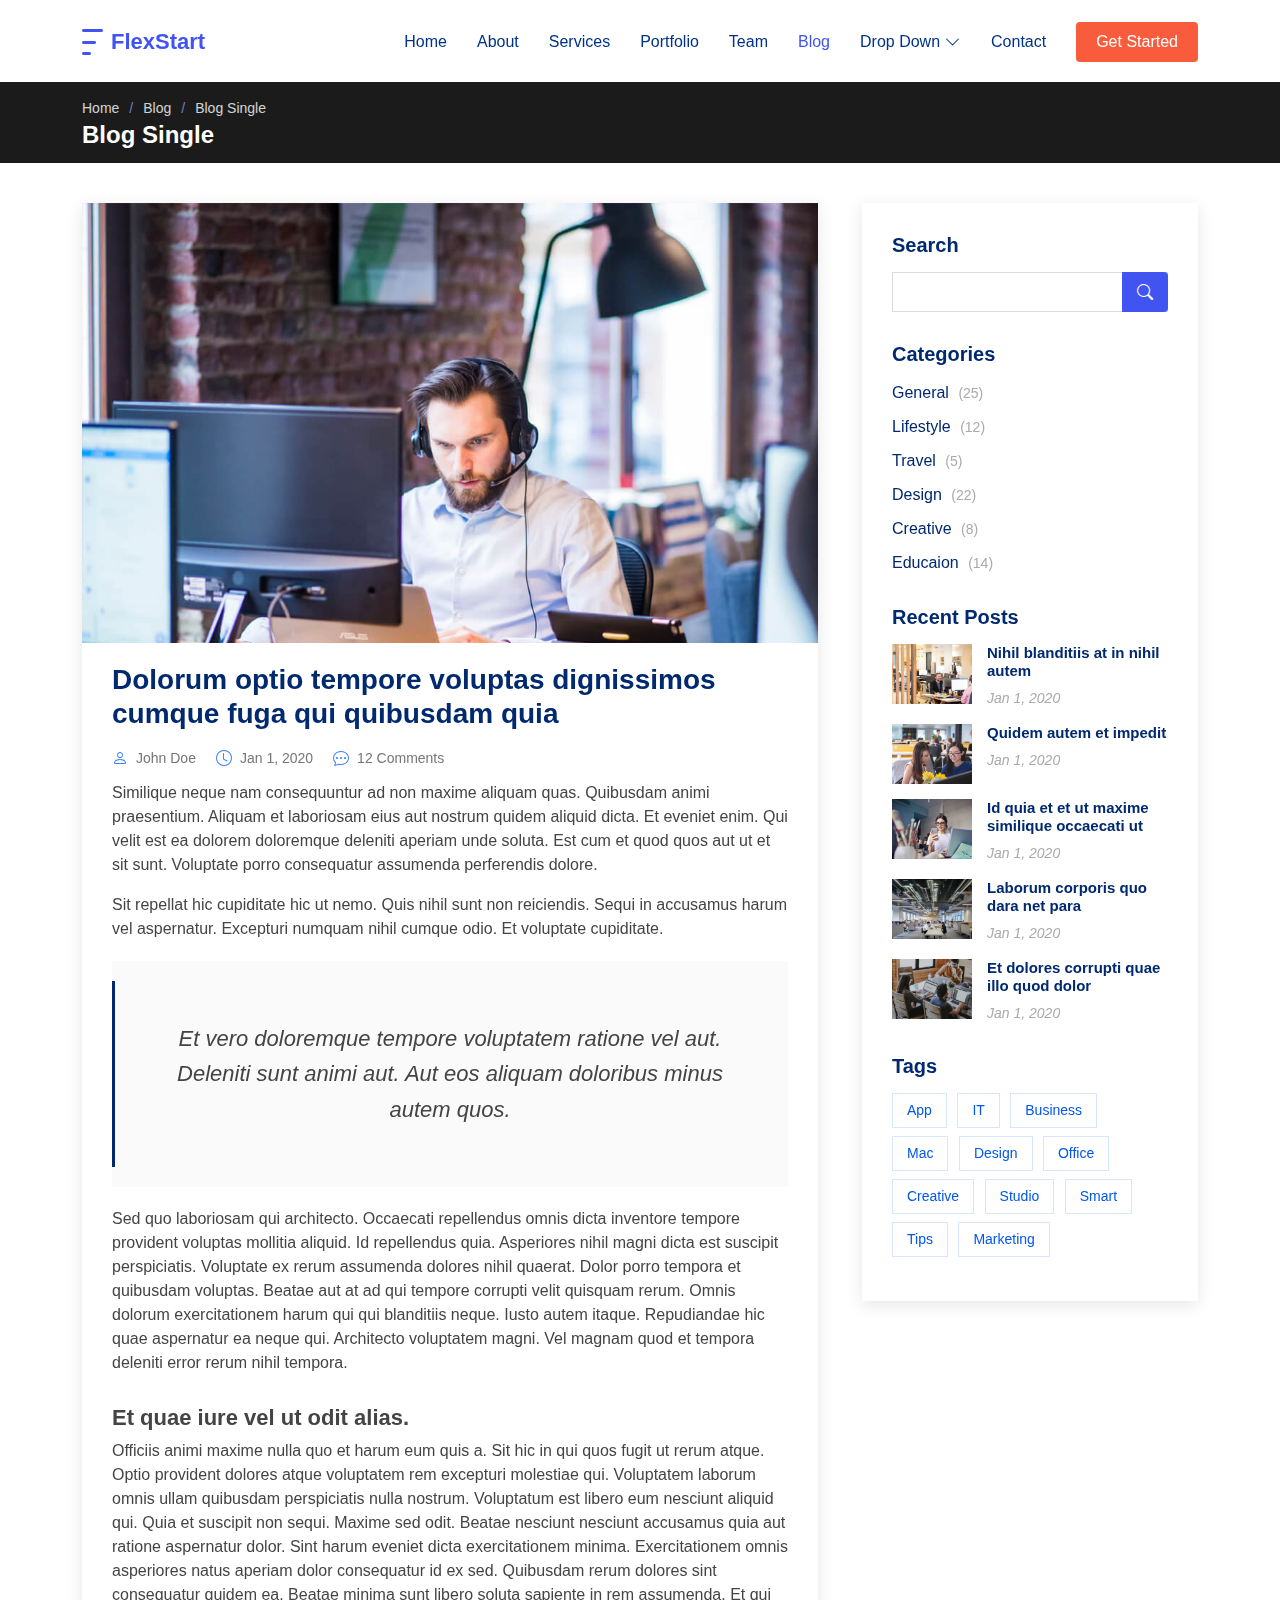
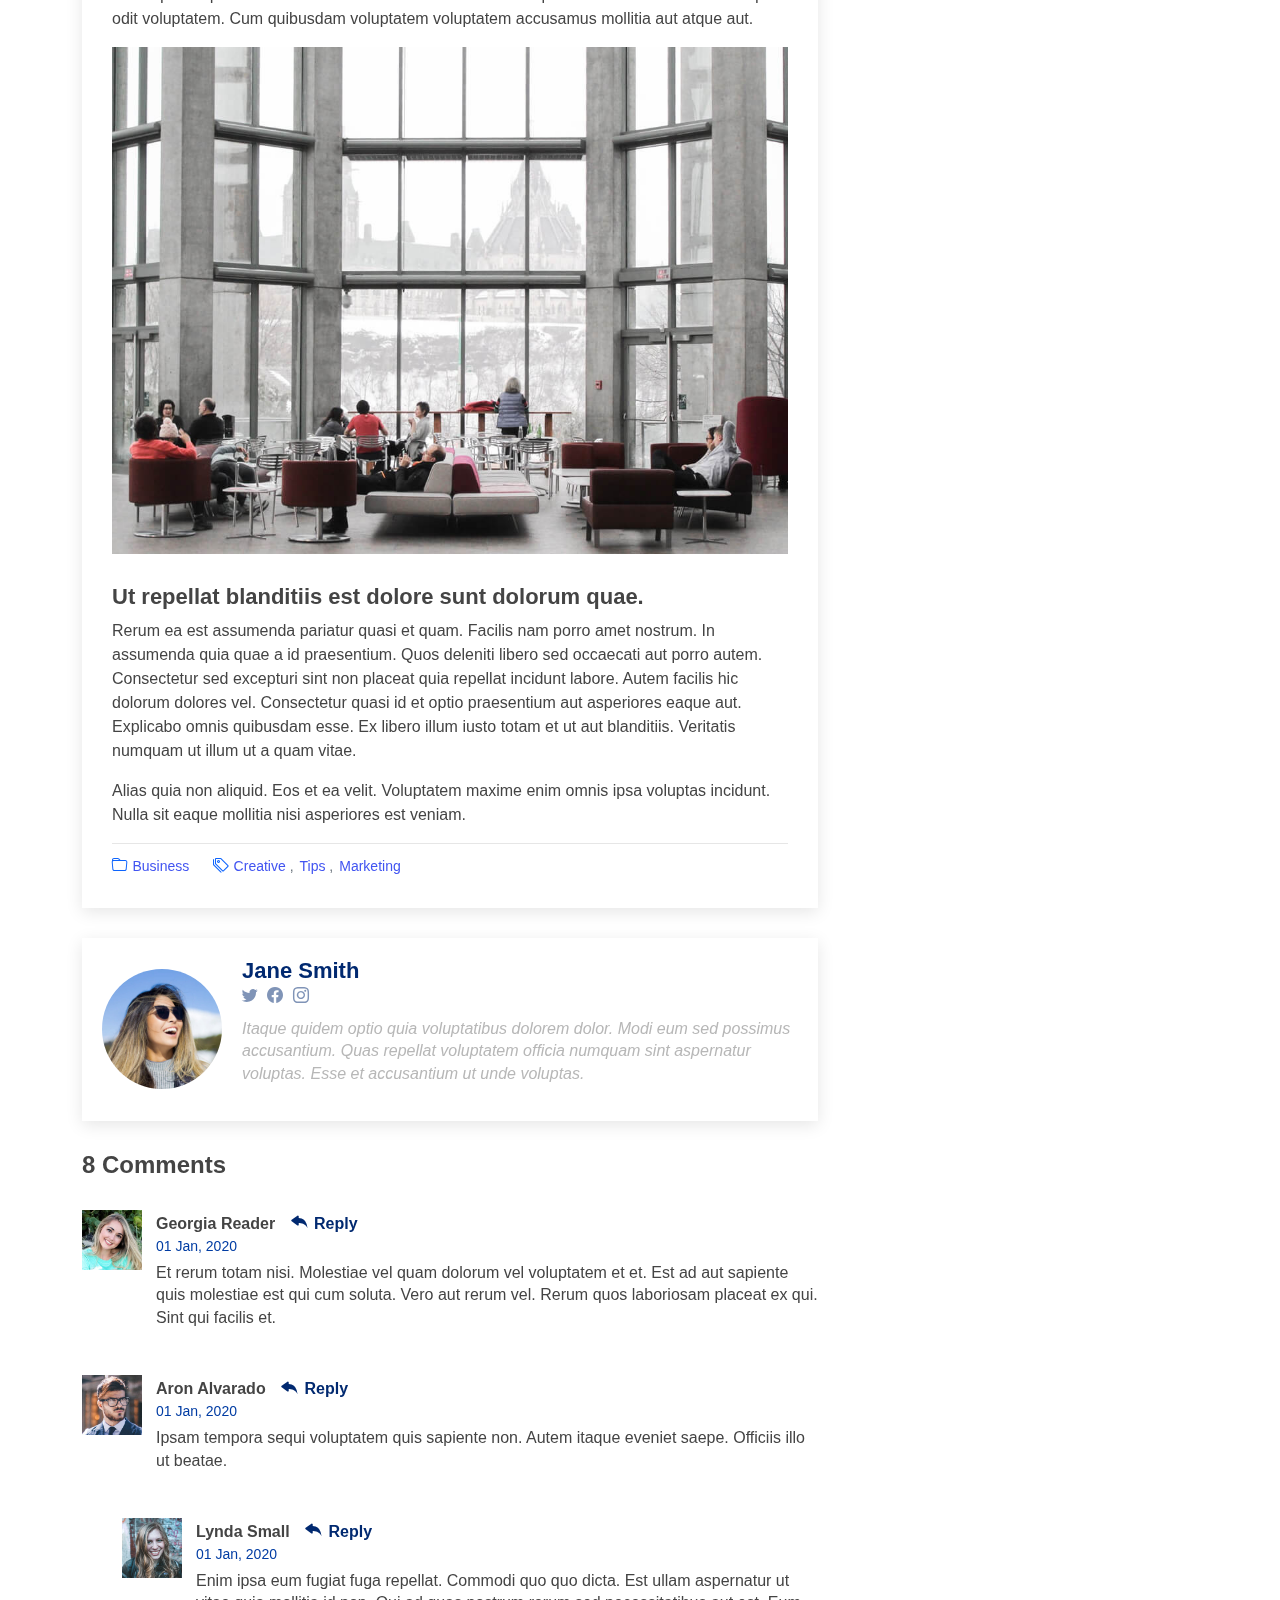
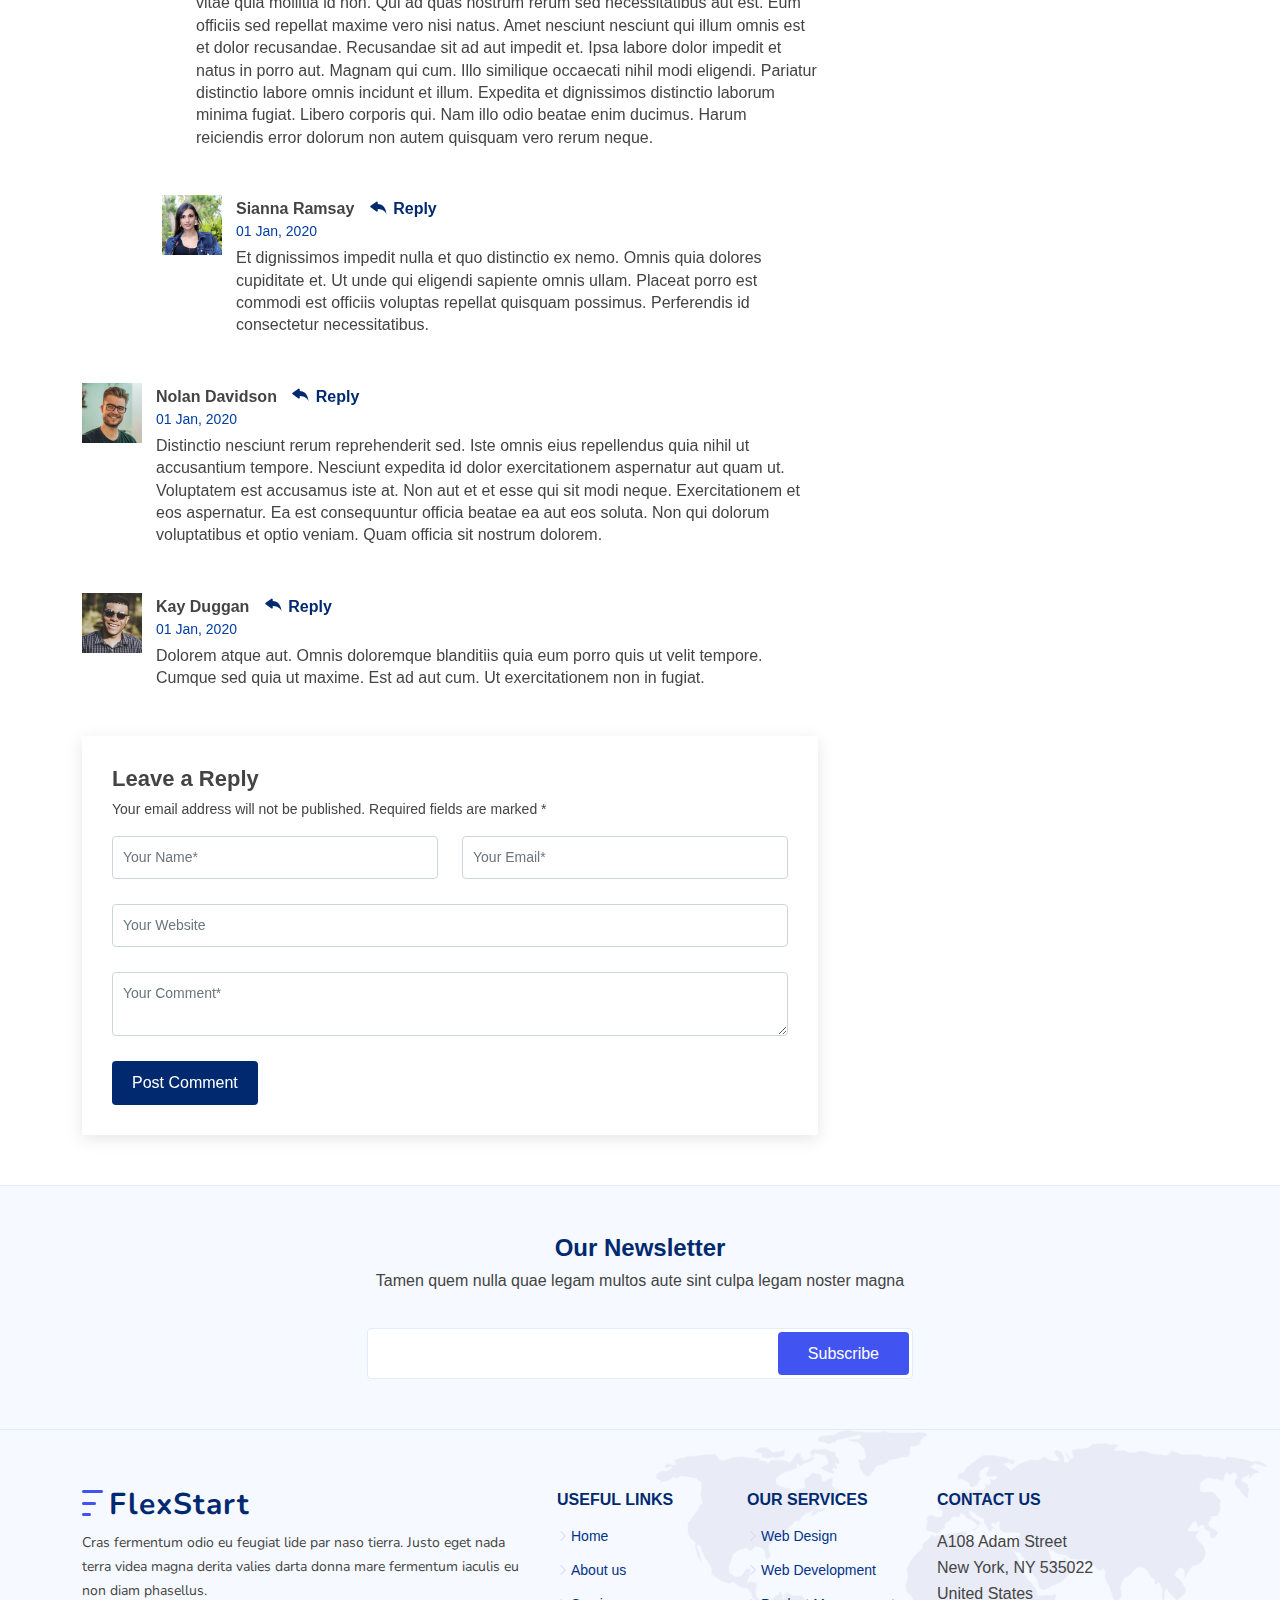
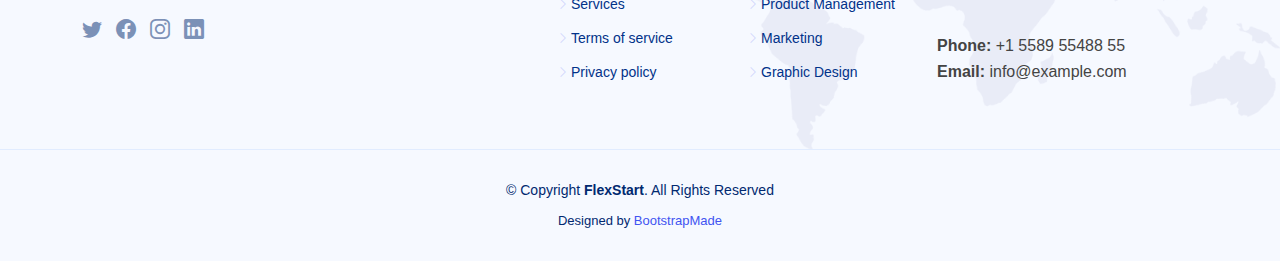
<file: blog-single.html>
<!DOCTYPE html>
<html lang="en">

<head>
  <meta charset="utf-8">
  <meta content="width=device-width, initial-scale=1.0" name="viewport">

  <title>Blog Single - FlexStart Bootstrap Template</title>
  <meta content="" name="description">
  <meta content="" name="keywords">

  <!-- Favicons -->
  <link href="assets/img/favicon.png" rel="icon">
  <link href="assets/img/apple-touch-icon.png" rel="apple-touch-icon">

  <!-- Google Fonts -->
  <link href="https://fonts.googleapis.com/css?family=Open+Sans:300,300i,400,400i,600,600i,700,700i|Nunito:300,300i,400,400i,600,600i,700,700i|Poppins:300,300i,400,400i,500,500i,600,600i,700,700i" rel="stylesheet">

  <!-- Vendor CSS Files -->
  <link href="assets/vendor/aos/aos.css" rel="stylesheet">
  <link href="assets/vendor/bootstrap/css/bootstrap.min.css" rel="stylesheet">
  <link href="assets/vendor/bootstrap-icons/bootstrap-icons.css" rel="stylesheet">
  <link href="assets/vendor/glightbox/css/glightbox.min.css" rel="stylesheet">
  <link href="assets/vendor/remixicon/remixicon.css" rel="stylesheet">
  <link href="assets/vendor/swiper/swiper-bundle.min.css" rel="stylesheet">

  <!-- Template Main CSS File -->
  <link href="assets/css/style.css" rel="stylesheet">

  <!-- =======================================================
  * Template Name: FlexStart - v1.12.0
  * Template URL: https://bootstrapmade.com/flexstart-bootstrap-startup-template/
  * Author: BootstrapMade.com
  * License: https://bootstrapmade.com/license/
  ======================================================== -->
</head>

<body>

  <!-- ======= Header ======= -->
  <header id="header" class="header fixed-top">
    <div class="container-fluid container-xl d-flex align-items-center justify-content-between">

      <a href="index.html" class="logo d-flex align-items-center">
        <img src="assets/img/logo.png" alt="">
        <span>FlexStart</span>
      </a>

      <nav id="navbar" class="navbar">
        <ul>
          <li><a class="nav-link scrollto " href="#hero">Home</a></li>
          <li><a class="nav-link scrollto" href="#about">About</a></li>
          <li><a class="nav-link scrollto" href="#services">Services</a></li>
          <li><a class="nav-link scrollto" href="#portfolio">Portfolio</a></li>
          <li><a class="nav-link scrollto" href="#team">Team</a></li>
          <li><a class="active" href="blog.html">Blog</a></li>
          <li class="dropdown"><a href="#"><span>Drop Down</span> <i class="bi bi-chevron-down"></i></a>
            <ul>
              <li><a href="#">Drop Down 1</a></li>
              <li class="dropdown"><a href="#"><span>Deep Drop Down</span> <i class="bi bi-chevron-right"></i></a>
                <ul>
                  <li><a href="#">Deep Drop Down 1</a></li>
                  <li><a href="#">Deep Drop Down 2</a></li>
                  <li><a href="#">Deep Drop Down 3</a></li>
                  <li><a href="#">Deep Drop Down 4</a></li>
                  <li><a href="#">Deep Drop Down 5</a></li>
                </ul>
              </li>
              <li><a href="#">Drop Down 2</a></li>
              <li><a href="#">Drop Down 3</a></li>
              <li><a href="#">Drop Down 4</a></li>
            </ul>
          </li>
          <li><a class="nav-link scrollto" href="#contact">Contact</a></li>
          <li><a class="getstarted scrollto" href="#about">Get Started</a></li>
        </ul>
        <i class="bi bi-list mobile-nav-toggle"></i>
      </nav><!-- .navbar -->

    </div>
  </header><!-- End Header -->

  <main id="main">

    <!-- ======= Breadcrumbs ======= -->
    <section class="breadcrumbs">
      <div class="container">

        <ol>
          <li><a href="index.html">Home</a></li>
          <li><a href="blog.html">Blog</a></li>
          <li>Blog Single</li>
        </ol>
        <h2>Blog Single</h2>

      </div>
    </section><!-- End Breadcrumbs -->

    <!-- ======= Blog Single Section ======= -->
    <section id="blog" class="blog">
      <div class="container" data-aos="fade-up">

        <div class="row">

          <div class="col-lg-8 entries">

            <article class="entry entry-single">

              <div class="entry-img">
                <img src="assets/img/blog/blog-1.jpg" alt="" class="img-fluid">
              </div>

              <h2 class="entry-title">
                <a href="blog-single.html">Dolorum optio tempore voluptas dignissimos cumque fuga qui quibusdam quia</a>
              </h2>

              <div class="entry-meta">
                <ul>
                  <li class="d-flex align-items-center"><i class="bi bi-person"></i> <a href="blog-single.html">John Doe</a></li>
                  <li class="d-flex align-items-center"><i class="bi bi-clock"></i> <a href="blog-single.html"><time datetime="2020-01-01">Jan 1, 2020</time></a></li>
                  <li class="d-flex align-items-center"><i class="bi bi-chat-dots"></i> <a href="blog-single.html">12 Comments</a></li>
                </ul>
              </div>

              <div class="entry-content">
                <p>
                  Similique neque nam consequuntur ad non maxime aliquam quas. Quibusdam animi praesentium. Aliquam et laboriosam eius aut nostrum quidem aliquid dicta.
                  Et eveniet enim. Qui velit est ea dolorem doloremque deleniti aperiam unde soluta. Est cum et quod quos aut ut et sit sunt. Voluptate porro consequatur assumenda perferendis dolore.
                </p>

                <p>
                  Sit repellat hic cupiditate hic ut nemo. Quis nihil sunt non reiciendis. Sequi in accusamus harum vel aspernatur. Excepturi numquam nihil cumque odio. Et voluptate cupiditate.
                </p>

                <blockquote>
                  <p>
                    Et vero doloremque tempore voluptatem ratione vel aut. Deleniti sunt animi aut. Aut eos aliquam doloribus minus autem quos.
                  </p>
                </blockquote>

                <p>
                  Sed quo laboriosam qui architecto. Occaecati repellendus omnis dicta inventore tempore provident voluptas mollitia aliquid. Id repellendus quia. Asperiores nihil magni dicta est suscipit perspiciatis. Voluptate ex rerum assumenda dolores nihil quaerat.
                  Dolor porro tempora et quibusdam voluptas. Beatae aut at ad qui tempore corrupti velit quisquam rerum. Omnis dolorum exercitationem harum qui qui blanditiis neque.
                  Iusto autem itaque. Repudiandae hic quae aspernatur ea neque qui. Architecto voluptatem magni. Vel magnam quod et tempora deleniti error rerum nihil tempora.
                </p>

                <h3>Et quae iure vel ut odit alias.</h3>
                <p>
                  Officiis animi maxime nulla quo et harum eum quis a. Sit hic in qui quos fugit ut rerum atque. Optio provident dolores atque voluptatem rem excepturi molestiae qui. Voluptatem laborum omnis ullam quibusdam perspiciatis nulla nostrum. Voluptatum est libero eum nesciunt aliquid qui.
                  Quia et suscipit non sequi. Maxime sed odit. Beatae nesciunt nesciunt accusamus quia aut ratione aspernatur dolor. Sint harum eveniet dicta exercitationem minima. Exercitationem omnis asperiores natus aperiam dolor consequatur id ex sed. Quibusdam rerum dolores sint consequatur quidem ea.
                  Beatae minima sunt libero soluta sapiente in rem assumenda. Et qui odit voluptatem. Cum quibusdam voluptatem voluptatem accusamus mollitia aut atque aut.
                </p>
                <img src="assets/img/blog/blog-inside-post.jpg" class="img-fluid" alt="">

                <h3>Ut repellat blanditiis est dolore sunt dolorum quae.</h3>
                <p>
                  Rerum ea est assumenda pariatur quasi et quam. Facilis nam porro amet nostrum. In assumenda quia quae a id praesentium. Quos deleniti libero sed occaecati aut porro autem. Consectetur sed excepturi sint non placeat quia repellat incidunt labore. Autem facilis hic dolorum dolores vel.
                  Consectetur quasi id et optio praesentium aut asperiores eaque aut. Explicabo omnis quibusdam esse. Ex libero illum iusto totam et ut aut blanditiis. Veritatis numquam ut illum ut a quam vitae.
                </p>
                <p>
                  Alias quia non aliquid. Eos et ea velit. Voluptatem maxime enim omnis ipsa voluptas incidunt. Nulla sit eaque mollitia nisi asperiores est veniam.
                </p>

              </div>

              <div class="entry-footer">
                <i class="bi bi-folder"></i>
                <ul class="cats">
                  <li><a href="#">Business</a></li>
                </ul>

                <i class="bi bi-tags"></i>
                <ul class="tags">
                  <li><a href="#">Creative</a></li>
                  <li><a href="#">Tips</a></li>
                  <li><a href="#">Marketing</a></li>
                </ul>
              </div>

            </article><!-- End blog entry -->

            <div class="blog-author d-flex align-items-center">
              <img src="assets/img/blog/blog-author.jpg" class="rounded-circle float-left" alt="">
              <div>
                <h4>Jane Smith</h4>
                <div class="social-links">
                  <a href="https://twitters.com/#"><i class="bi bi-twitter"></i></a>
                  <a href="https://facebook.com/#"><i class="bi bi-facebook"></i></a>
                  <a href="https://instagram.com/#"><i class="biu bi-instagram"></i></a>
                </div>
                <p>
                  Itaque quidem optio quia voluptatibus dolorem dolor. Modi eum sed possimus accusantium. Quas repellat voluptatem officia numquam sint aspernatur voluptas. Esse et accusantium ut unde voluptas.
                </p>
              </div>
            </div><!-- End blog author bio -->

            <div class="blog-comments">

              <h4 class="comments-count">8 Comments</h4>

              <div id="comment-1" class="comment">
                <div class="d-flex">
                  <div class="comment-img"><img src="assets/img/blog/comments-1.jpg" alt=""></div>
                  <div>
                    <h5><a href="">Georgia Reader</a> <a href="#" class="reply"><i class="bi bi-reply-fill"></i> Reply</a></h5>
                    <time datetime="2020-01-01">01 Jan, 2020</time>
                    <p>
                      Et rerum totam nisi. Molestiae vel quam dolorum vel voluptatem et et. Est ad aut sapiente quis molestiae est qui cum soluta.
                      Vero aut rerum vel. Rerum quos laboriosam placeat ex qui. Sint qui facilis et.
                    </p>
                  </div>
                </div>
              </div><!-- End comment #1 -->

              <div id="comment-2" class="comment">
                <div class="d-flex">
                  <div class="comment-img"><img src="assets/img/blog/comments-2.jpg" alt=""></div>
                  <div>
                    <h5><a href="">Aron Alvarado</a> <a href="#" class="reply"><i class="bi bi-reply-fill"></i> Reply</a></h5>
                    <time datetime="2020-01-01">01 Jan, 2020</time>
                    <p>
                      Ipsam tempora sequi voluptatem quis sapiente non. Autem itaque eveniet saepe. Officiis illo ut beatae.
                    </p>
                  </div>
                </div>

                <div id="comment-reply-1" class="comment comment-reply">
                  <div class="d-flex">
                    <div class="comment-img"><img src="assets/img/blog/comments-3.jpg" alt=""></div>
                    <div>
                      <h5><a href="">Lynda Small</a> <a href="#" class="reply"><i class="bi bi-reply-fill"></i> Reply</a></h5>
                      <time datetime="2020-01-01">01 Jan, 2020</time>
                      <p>
                        Enim ipsa eum fugiat fuga repellat. Commodi quo quo dicta. Est ullam aspernatur ut vitae quia mollitia id non. Qui ad quas nostrum rerum sed necessitatibus aut est. Eum officiis sed repellat maxime vero nisi natus. Amet nesciunt nesciunt qui illum omnis est et dolor recusandae.

                        Recusandae sit ad aut impedit et. Ipsa labore dolor impedit et natus in porro aut. Magnam qui cum. Illo similique occaecati nihil modi eligendi. Pariatur distinctio labore omnis incidunt et illum. Expedita et dignissimos distinctio laborum minima fugiat.

                        Libero corporis qui. Nam illo odio beatae enim ducimus. Harum reiciendis error dolorum non autem quisquam vero rerum neque.
                      </p>
                    </div>
                  </div>

                  <div id="comment-reply-2" class="comment comment-reply">
                    <div class="d-flex">
                      <div class="comment-img"><img src="assets/img/blog/comments-4.jpg" alt=""></div>
                      <div>
                        <h5><a href="">Sianna Ramsay</a> <a href="#" class="reply"><i class="bi bi-reply-fill"></i> Reply</a></h5>
                        <time datetime="2020-01-01">01 Jan, 2020</time>
                        <p>
                          Et dignissimos impedit nulla et quo distinctio ex nemo. Omnis quia dolores cupiditate et. Ut unde qui eligendi sapiente omnis ullam. Placeat porro est commodi est officiis voluptas repellat quisquam possimus. Perferendis id consectetur necessitatibus.
                        </p>
                      </div>
                    </div>

                  </div><!-- End comment reply #2-->

                </div><!-- End comment reply #1-->

              </div><!-- End comment #2-->

              <div id="comment-3" class="comment">
                <div class="d-flex">
                  <div class="comment-img"><img src="assets/img/blog/comments-5.jpg" alt=""></div>
                  <div>
                    <h5><a href="">Nolan Davidson</a> <a href="#" class="reply"><i class="bi bi-reply-fill"></i> Reply</a></h5>
                    <time datetime="2020-01-01">01 Jan, 2020</time>
                    <p>
                      Distinctio nesciunt rerum reprehenderit sed. Iste omnis eius repellendus quia nihil ut accusantium tempore. Nesciunt expedita id dolor exercitationem aspernatur aut quam ut. Voluptatem est accusamus iste at.
                      Non aut et et esse qui sit modi neque. Exercitationem et eos aspernatur. Ea est consequuntur officia beatae ea aut eos soluta. Non qui dolorum voluptatibus et optio veniam. Quam officia sit nostrum dolorem.
                    </p>
                  </div>
                </div>

              </div><!-- End comment #3 -->

              <div id="comment-4" class="comment">
                <div class="d-flex">
                  <div class="comment-img"><img src="assets/img/blog/comments-6.jpg" alt=""></div>
                  <div>
                    <h5><a href="">Kay Duggan</a> <a href="#" class="reply"><i class="bi bi-reply-fill"></i> Reply</a></h5>
                    <time datetime="2020-01-01">01 Jan, 2020</time>
                    <p>
                      Dolorem atque aut. Omnis doloremque blanditiis quia eum porro quis ut velit tempore. Cumque sed quia ut maxime. Est ad aut cum. Ut exercitationem non in fugiat.
                    </p>
                  </div>
                </div>

              </div><!-- End comment #4 -->

              <div class="reply-form">
                <h4>Leave a Reply</h4>
                <p>Your email address will not be published. Required fields are marked * </p>
                <form action="">
                  <div class="row">
                    <div class="col-md-6 form-group">
                      <input name="name" type="text" class="form-control" placeholder="Your Name*">
                    </div>
                    <div class="col-md-6 form-group">
                      <input name="email" type="text" class="form-control" placeholder="Your Email*">
                    </div>
                  </div>
                  <div class="row">
                    <div class="col form-group">
                      <input name="website" type="text" class="form-control" placeholder="Your Website">
                    </div>
                  </div>
                  <div class="row">
                    <div class="col form-group">
                      <textarea name="comment" class="form-control" placeholder="Your Comment*"></textarea>
                    </div>
                  </div>
                  <button type="submit" class="btn btn-primary">Post Comment</button>

                </form>

              </div>

            </div><!-- End blog comments -->

          </div><!-- End blog entries list -->

          <div class="col-lg-4">

            <div class="sidebar">

              <h3 class="sidebar-title">Search</h3>
              <div class="sidebar-item search-form">
                <form action="">
                  <input type="text">
                  <button type="submit"><i class="bi bi-search"></i></button>
                </form>
              </div><!-- End sidebar search formn-->

              <h3 class="sidebar-title">Categories</h3>
              <div class="sidebar-item categories">
                <ul>
                  <li><a href="#">General <span>(25)</span></a></li>
                  <li><a href="#">Lifestyle <span>(12)</span></a></li>
                  <li><a href="#">Travel <span>(5)</span></a></li>
                  <li><a href="#">Design <span>(22)</span></a></li>
                  <li><a href="#">Creative <span>(8)</span></a></li>
                  <li><a href="#">Educaion <span>(14)</span></a></li>
                </ul>
              </div><!-- End sidebar categories-->

              <h3 class="sidebar-title">Recent Posts</h3>
              <div class="sidebar-item recent-posts">
                <div class="post-item clearfix">
                  <img src="assets/img/blog/blog-recent-1.jpg" alt="">
                  <h4><a href="blog-single.html">Nihil blanditiis at in nihil autem</a></h4>
                  <time datetime="2020-01-01">Jan 1, 2020</time>
                </div>

                <div class="post-item clearfix">
                  <img src="assets/img/blog/blog-recent-2.jpg" alt="">
                  <h4><a href="blog-single.html">Quidem autem et impedit</a></h4>
                  <time datetime="2020-01-01">Jan 1, 2020</time>
                </div>

                <div class="post-item clearfix">
                  <img src="assets/img/blog/blog-recent-3.jpg" alt="">
                  <h4><a href="blog-single.html">Id quia et et ut maxime similique occaecati ut</a></h4>
                  <time datetime="2020-01-01">Jan 1, 2020</time>
                </div>

                <div class="post-item clearfix">
                  <img src="assets/img/blog/blog-recent-4.jpg" alt="">
                  <h4><a href="blog-single.html">Laborum corporis quo dara net para</a></h4>
                  <time datetime="2020-01-01">Jan 1, 2020</time>
                </div>

                <div class="post-item clearfix">
                  <img src="assets/img/blog/blog-recent-5.jpg" alt="">
                  <h4><a href="blog-single.html">Et dolores corrupti quae illo quod dolor</a></h4>
                  <time datetime="2020-01-01">Jan 1, 2020</time>
                </div>

              </div><!-- End sidebar recent posts-->

              <h3 class="sidebar-title">Tags</h3>
              <div class="sidebar-item tags">
                <ul>
                  <li><a href="#">App</a></li>
                  <li><a href="#">IT</a></li>
                  <li><a href="#">Business</a></li>
                  <li><a href="#">Mac</a></li>
                  <li><a href="#">Design</a></li>
                  <li><a href="#">Office</a></li>
                  <li><a href="#">Creative</a></li>
                  <li><a href="#">Studio</a></li>
                  <li><a href="#">Smart</a></li>
                  <li><a href="#">Tips</a></li>
                  <li><a href="#">Marketing</a></li>
                </ul>
              </div><!-- End sidebar tags-->

            </div><!-- End sidebar -->

          </div><!-- End blog sidebar -->

        </div>

      </div>
    </section><!-- End Blog Single Section -->

  </main><!-- End #main -->

  <!-- ======= Footer ======= -->
  <footer id="footer" class="footer">

    <div class="footer-newsletter">
      <div class="container">
        <div class="row justify-content-center">
          <div class="col-lg-12 text-center">
            <h4>Our Newsletter</h4>
            <p>Tamen quem nulla quae legam multos aute sint culpa legam noster magna</p>
          </div>
          <div class="col-lg-6">
            <form action="" method="post">
              <input type="email" name="email"><input type="submit" value="Subscribe">
            </form>
          </div>
        </div>
      </div>
    </div>

    <div class="footer-top">
      <div class="container">
        <div class="row gy-4">
          <div class="col-lg-5 col-md-12 footer-info">
            <a href="index.html" class="logo d-flex align-items-center">
              <img src="assets/img/logo.png" alt="">
              <span>FlexStart</span>
            </a>
            <p>Cras fermentum odio eu feugiat lide par naso tierra. Justo eget nada terra videa magna derita valies darta donna mare fermentum iaculis eu non diam phasellus.</p>
            <div class="social-links mt-3">
              <a href="#" class="twitter"><i class="bi bi-twitter"></i></a>
              <a href="#" class="facebook"><i class="bi bi-facebook"></i></a>
              <a href="#" class="instagram"><i class="bi bi-instagram"></i></a>
              <a href="#" class="linkedin"><i class="bi bi-linkedin"></i></a>
            </div>
          </div>

          <div class="col-lg-2 col-6 footer-links">
            <h4>Useful Links</h4>
            <ul>
              <li><i class="bi bi-chevron-right"></i> <a href="#">Home</a></li>
              <li><i class="bi bi-chevron-right"></i> <a href="#">About us</a></li>
              <li><i class="bi bi-chevron-right"></i> <a href="#">Services</a></li>
              <li><i class="bi bi-chevron-right"></i> <a href="#">Terms of service</a></li>
              <li><i class="bi bi-chevron-right"></i> <a href="#">Privacy policy</a></li>
            </ul>
          </div>

          <div class="col-lg-2 col-6 footer-links">
            <h4>Our Services</h4>
            <ul>
              <li><i class="bi bi-chevron-right"></i> <a href="#">Web Design</a></li>
              <li><i class="bi bi-chevron-right"></i> <a href="#">Web Development</a></li>
              <li><i class="bi bi-chevron-right"></i> <a href="#">Product Management</a></li>
              <li><i class="bi bi-chevron-right"></i> <a href="#">Marketing</a></li>
              <li><i class="bi bi-chevron-right"></i> <a href="#">Graphic Design</a></li>
            </ul>
          </div>

          <div class="col-lg-3 col-md-12 footer-contact text-center text-md-start">
            <h4>Contact Us</h4>
            <p>
              A108 Adam Street <br>
              New York, NY 535022<br>
              United States <br><br>
              <strong>Phone:</strong> +1 5589 55488 55<br>
              <strong>Email:</strong> info@example.com<br>
            </p>

          </div>

        </div>
      </div>
    </div>

    <div class="container">
      <div class="copyright">
        &copy; Copyright <strong><span>FlexStart</span></strong>. All Rights Reserved
      </div>
      <div class="credits">
        <!-- All the links in the footer should remain intact. -->
        <!-- You can delete the links only if you purchased the pro version. -->
        <!-- Licensing information: https://bootstrapmade.com/license/ -->
        <!-- Purchase the pro version with working PHP/AJAX contact form: https://bootstrapmade.com/flexstart-bootstrap-startup-template/ -->
        Designed by <a href="https://bootstrapmade.com/">BootstrapMade</a>
      </div>
    </div>
  </footer><!-- End Footer -->

  <a href="#" class="back-to-top d-flex align-items-center justify-content-center"><i class="bi bi-arrow-up-short"></i></a>

  <!-- Vendor JS Files -->
  <script src="assets/vendor/purecounter/purecounter_vanilla.js"></script>
  <script src="assets/vendor/aos/aos.js"></script>
  <script src="assets/vendor/bootstrap/js/bootstrap.bundle.min.js"></script>
  <script src="assets/vendor/glightbox/js/glightbox.min.js"></script>
  <script src="assets/vendor/isotope-layout/isotope.pkgd.min.js"></script>
  <script src="assets/vendor/swiper/swiper-bundle.min.js"></script>
  <script src="assets/vendor/php-email-form/validate.js"></script>

  <!-- Template Main JS File -->
  <script src="assets/js/main.js"></script>

</body>

</html>
</file>
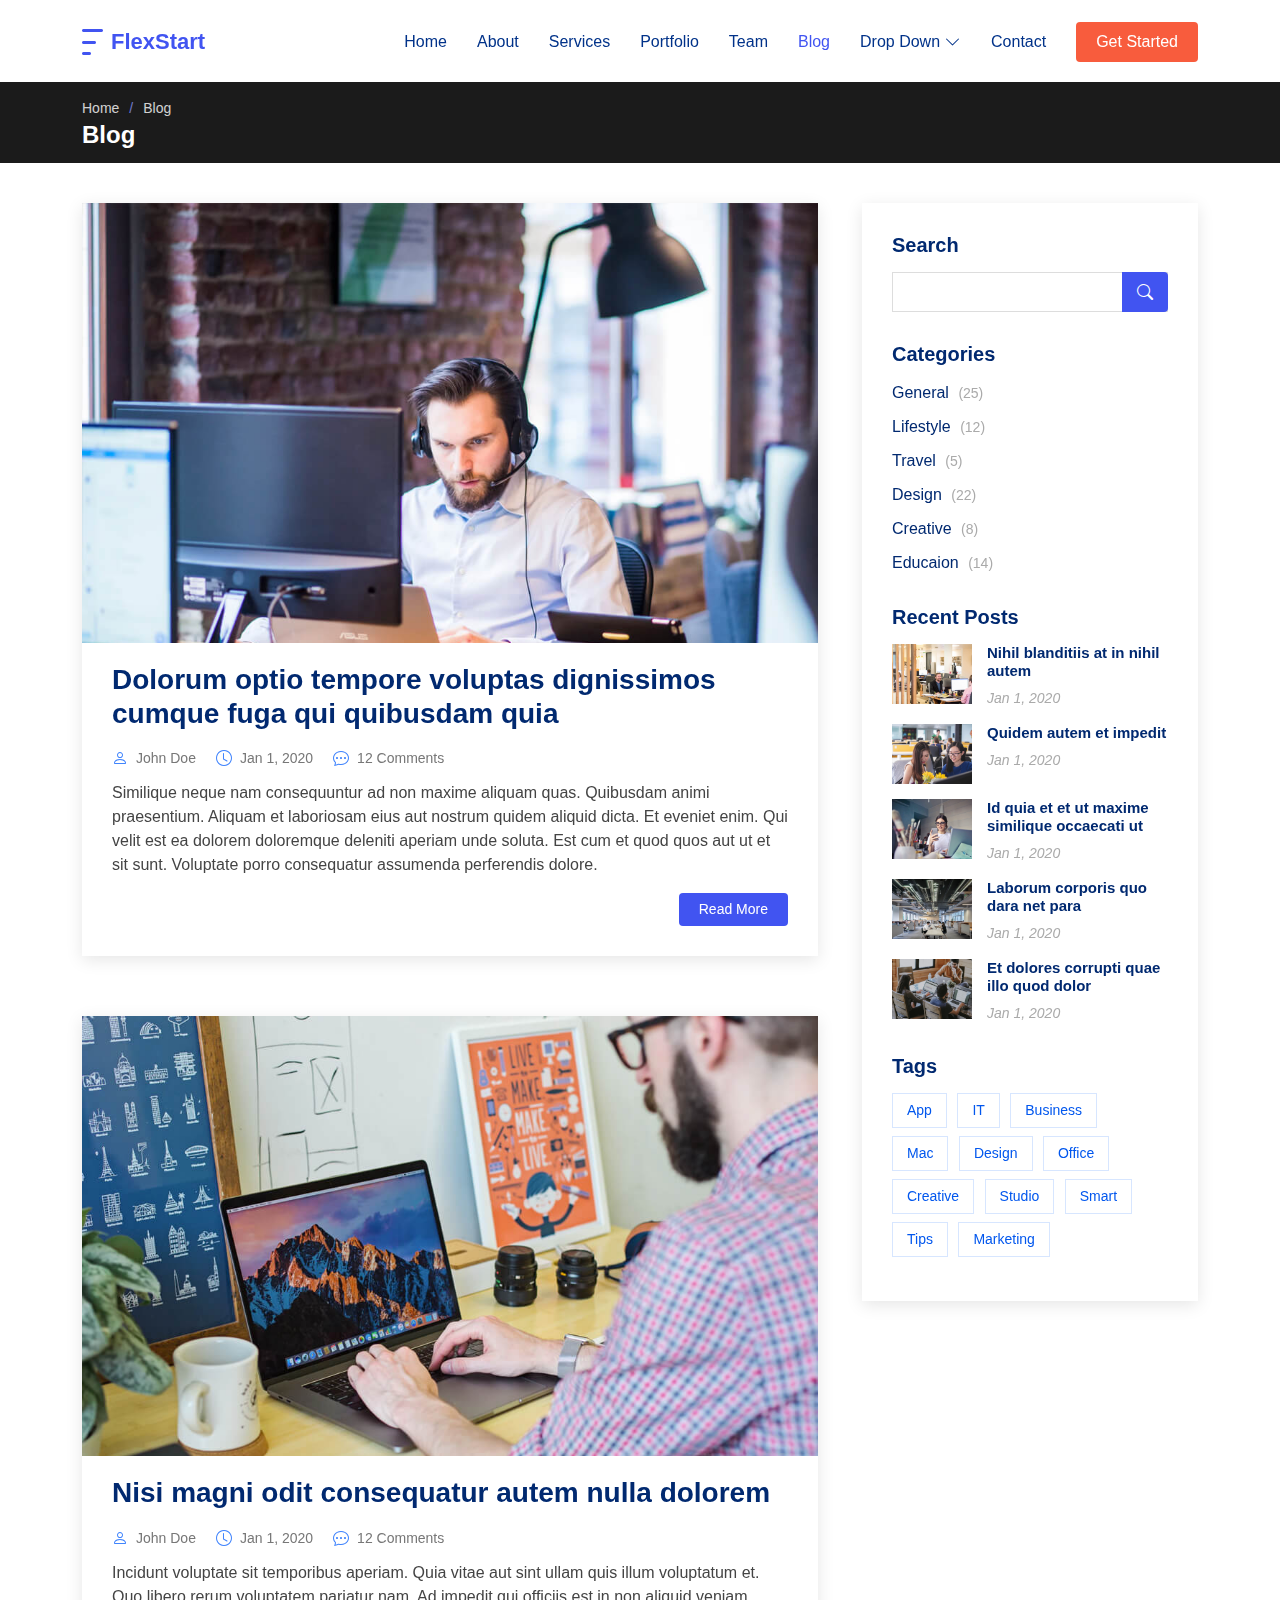
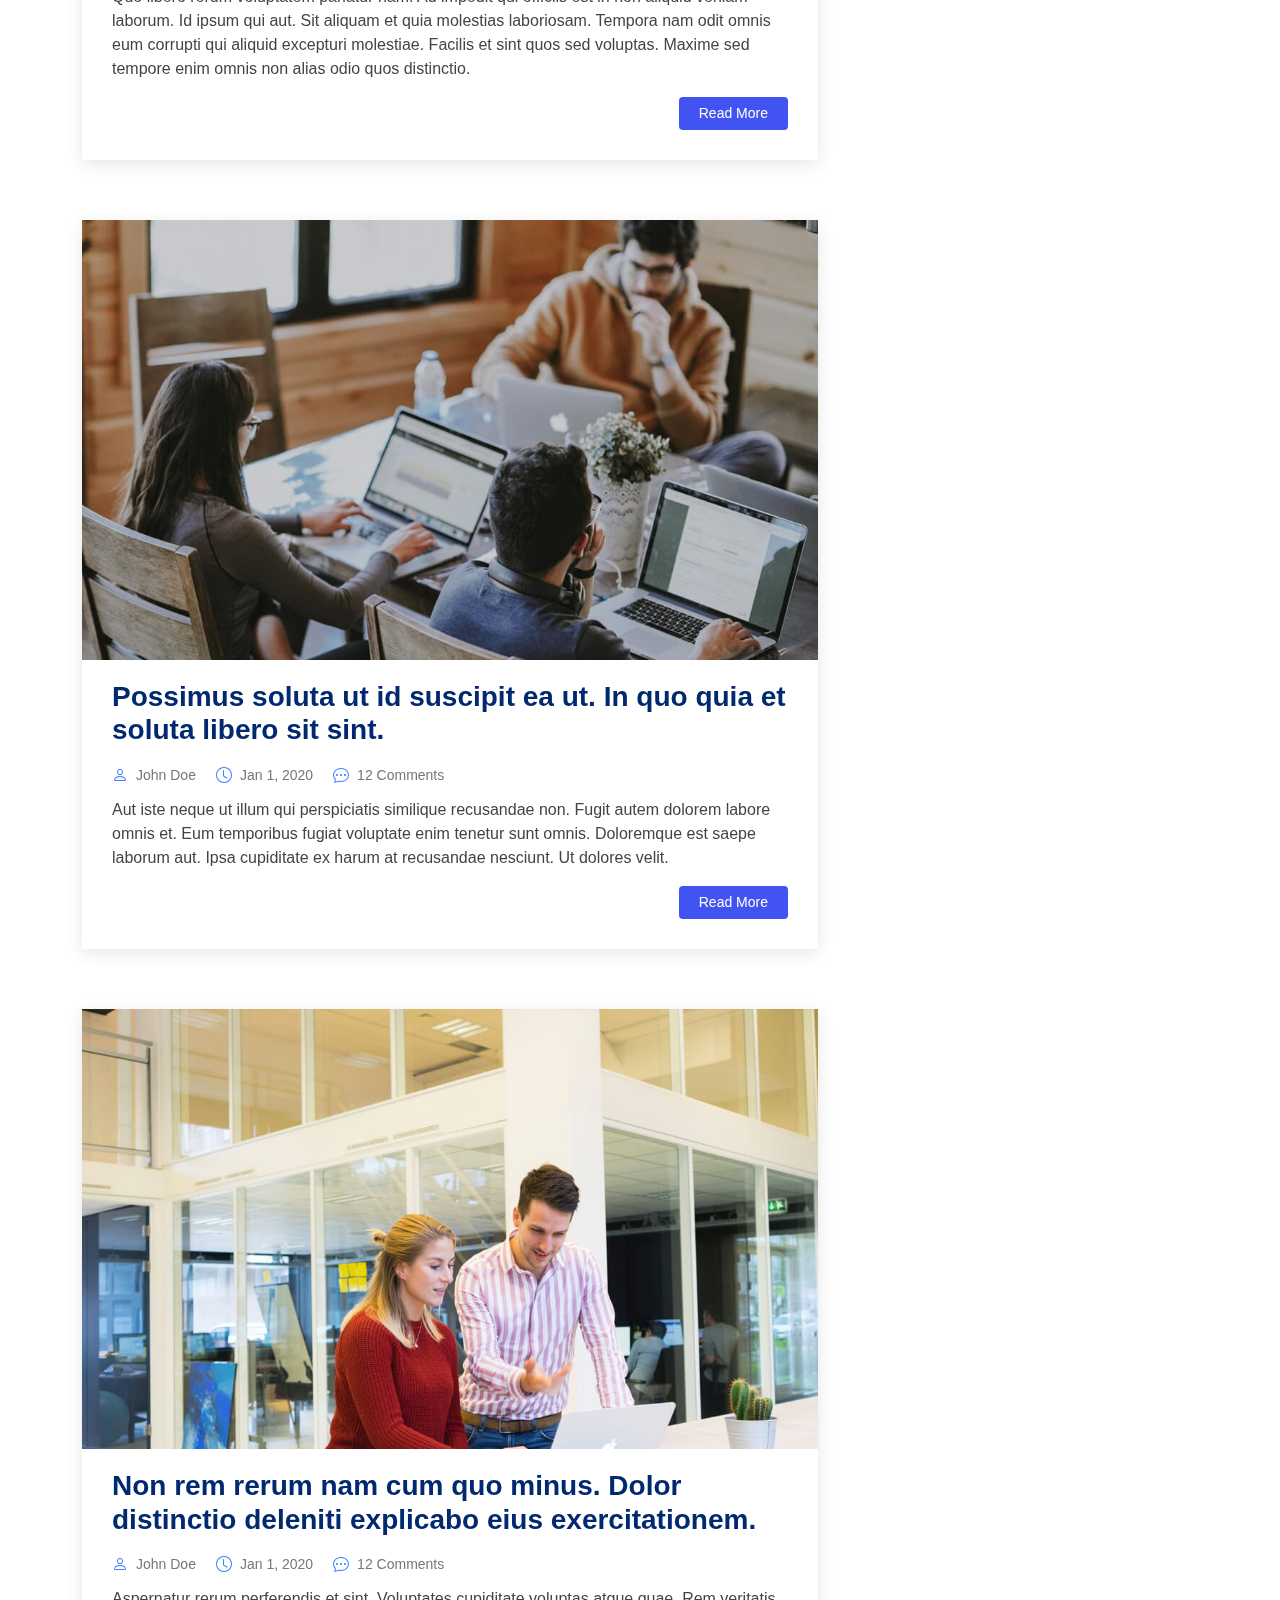
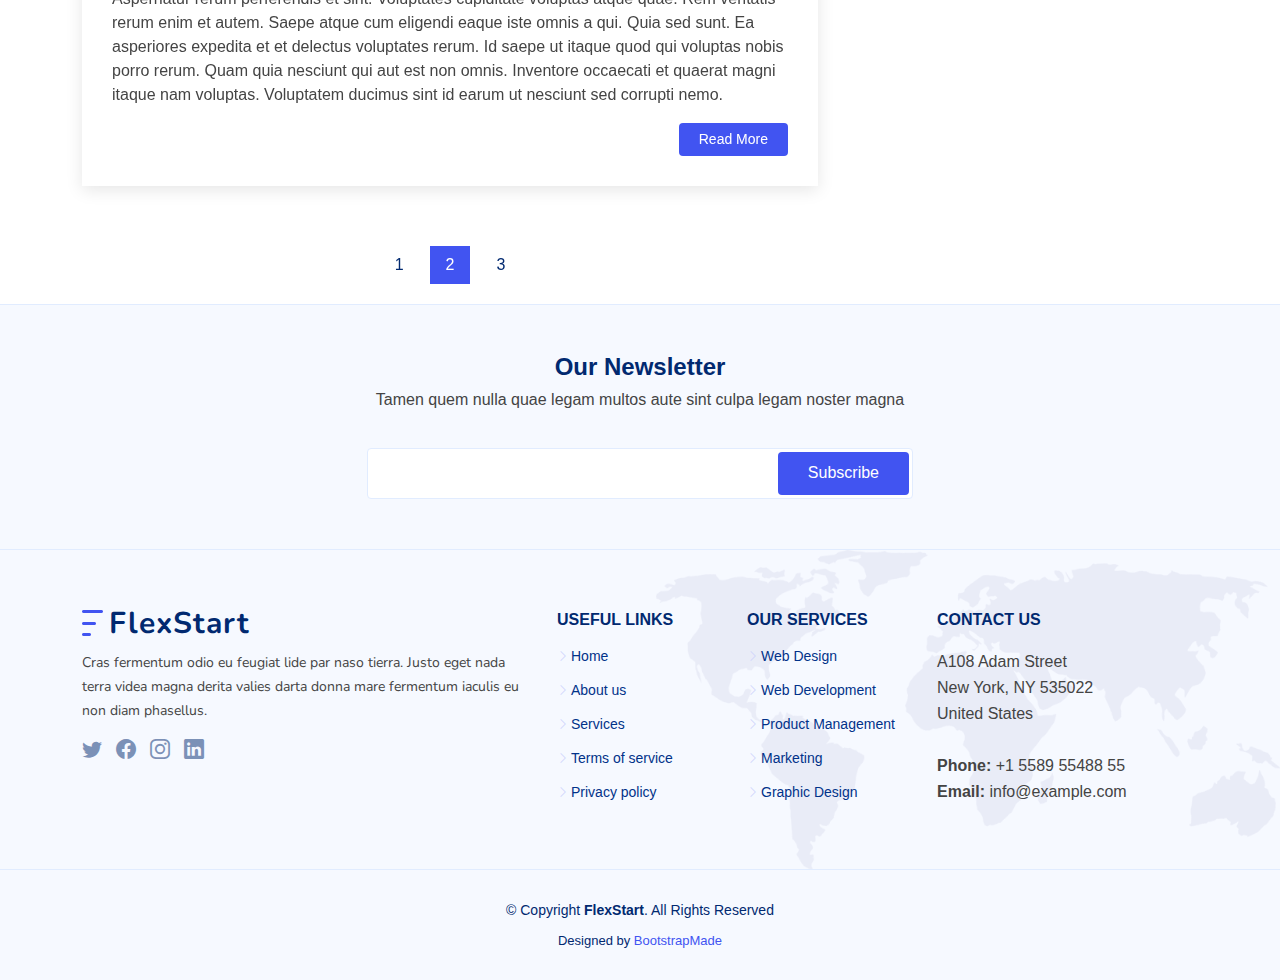
<file: blog.html>
<!DOCTYPE html>
<html lang="en">

<head>
  <meta charset="utf-8">
  <meta content="width=device-width, initial-scale=1.0" name="viewport">

  <title>Blog - FlexStart Bootstrap Template</title>
  <meta content="" name="description">
  <meta content="" name="keywords">

  <!-- Favicons -->
  <link href="assets/img/favicon.png" rel="icon">
  <link href="assets/img/apple-touch-icon.png" rel="apple-touch-icon">

  <!-- Google Fonts -->
  <link href="https://fonts.googleapis.com/css?family=Open+Sans:300,300i,400,400i,600,600i,700,700i|Nunito:300,300i,400,400i,600,600i,700,700i|Poppins:300,300i,400,400i,500,500i,600,600i,700,700i" rel="stylesheet">

  <!-- Vendor CSS Files -->
  <link href="assets/vendor/aos/aos.css" rel="stylesheet">
  <link href="assets/vendor/bootstrap/css/bootstrap.min.css" rel="stylesheet">
  <link href="assets/vendor/bootstrap-icons/bootstrap-icons.css" rel="stylesheet">
  <link href="assets/vendor/glightbox/css/glightbox.min.css" rel="stylesheet">
  <link href="assets/vendor/remixicon/remixicon.css" rel="stylesheet">
  <link href="assets/vendor/swiper/swiper-bundle.min.css" rel="stylesheet">

  <!-- Template Main CSS File -->
  <link href="assets/css/style.css" rel="stylesheet">

  <!-- =======================================================
  * Template Name: FlexStart - v1.12.0
  * Template URL: https://bootstrapmade.com/flexstart-bootstrap-startup-template/
  * Author: BootstrapMade.com
  * License: https://bootstrapmade.com/license/
  ======================================================== -->
</head>

<body>

  <!-- ======= Header ======= -->
  <header id="header" class="header fixed-top">
    <div class="container-fluid container-xl d-flex align-items-center justify-content-between">

      <a href="index.html" class="logo d-flex align-items-center">
        <img src="assets/img/logo.png" alt="">
        <span>FlexStart</span>
      </a>

      <nav id="navbar" class="navbar">
        <ul>
          <li><a class="nav-link scrollto " href="#hero">Home</a></li>
          <li><a class="nav-link scrollto" href="#about">About</a></li>
          <li><a class="nav-link scrollto" href="#services">Services</a></li>
          <li><a class="nav-link scrollto" href="#portfolio">Portfolio</a></li>
          <li><a class="nav-link scrollto" href="#team">Team</a></li>
          <li><a class="active" href="blog.html">Blog</a></li>
          <li class="dropdown"><a href="#"><span>Drop Down</span> <i class="bi bi-chevron-down"></i></a>
            <ul>
              <li><a href="#">Drop Down 1</a></li>
              <li class="dropdown"><a href="#"><span>Deep Drop Down</span> <i class="bi bi-chevron-right"></i></a>
                <ul>
                  <li><a href="#">Deep Drop Down 1</a></li>
                  <li><a href="#">Deep Drop Down 2</a></li>
                  <li><a href="#">Deep Drop Down 3</a></li>
                  <li><a href="#">Deep Drop Down 4</a></li>
                  <li><a href="#">Deep Drop Down 5</a></li>
                </ul>
              </li>
              <li><a href="#">Drop Down 2</a></li>
              <li><a href="#">Drop Down 3</a></li>
              <li><a href="#">Drop Down 4</a></li>
            </ul>
          </li>
          <li><a class="nav-link scrollto" href="#contact">Contact</a></li>
          <li><a class="getstarted scrollto" href="#about">Get Started</a></li>
        </ul>
        <i class="bi bi-list mobile-nav-toggle"></i>
      </nav><!-- .navbar -->

    </div>
  </header><!-- End Header -->

  <main id="main">

    <!-- ======= Breadcrumbs ======= -->
    <section class="breadcrumbs">
      <div class="container">

        <ol>
          <li><a href="index.html">Home</a></li>
          <li>Blog</li>
        </ol>
        <h2>Blog</h2>

      </div>
    </section><!-- End Breadcrumbs -->

    <!-- ======= Blog Section ======= -->
    <section id="blog" class="blog">
      <div class="container" data-aos="fade-up">

        <div class="row">

          <div class="col-lg-8 entries">

            <article class="entry">

              <div class="entry-img">
                <img src="assets/img/blog/blog-1.jpg" alt="" class="img-fluid">
              </div>

              <h2 class="entry-title">
                <a href="blog-single.html">Dolorum optio tempore voluptas dignissimos cumque fuga qui quibusdam quia</a>
              </h2>

              <div class="entry-meta">
                <ul>
                  <li class="d-flex align-items-center"><i class="bi bi-person"></i> <a href="blog-single.html">John Doe</a></li>
                  <li class="d-flex align-items-center"><i class="bi bi-clock"></i> <a href="blog-single.html"><time datetime="2020-01-01">Jan 1, 2020</time></a></li>
                  <li class="d-flex align-items-center"><i class="bi bi-chat-dots"></i> <a href="blog-single.html">12 Comments</a></li>
                </ul>
              </div>

              <div class="entry-content">
                <p>
                  Similique neque nam consequuntur ad non maxime aliquam quas. Quibusdam animi praesentium. Aliquam et laboriosam eius aut nostrum quidem aliquid dicta.
                  Et eveniet enim. Qui velit est ea dolorem doloremque deleniti aperiam unde soluta. Est cum et quod quos aut ut et sit sunt. Voluptate porro consequatur assumenda perferendis dolore.
                </p>
                <div class="read-more">
                  <a href="blog-single.html">Read More</a>
                </div>
              </div>

            </article><!-- End blog entry -->

            <article class="entry">

              <div class="entry-img">
                <img src="assets/img/blog/blog-2.jpg" alt="" class="img-fluid">
              </div>

              <h2 class="entry-title">
                <a href="blog-single.html">Nisi magni odit consequatur autem nulla dolorem</a>
              </h2>

              <div class="entry-meta">
                <ul>
                  <li class="d-flex align-items-center"><i class="bi bi-person"></i> <a href="blog-single.html">John Doe</a></li>
                  <li class="d-flex align-items-center"><i class="bi bi-clock"></i> <a href="blog-single.html"><time datetime="2020-01-01">Jan 1, 2020</time></a></li>
                  <li class="d-flex align-items-center"><i class="bi bi-chat-dots"></i> <a href="blog-single.html">12 Comments</a></li>
                </ul>
              </div>

              <div class="entry-content">
                <p>
                  Incidunt voluptate sit temporibus aperiam. Quia vitae aut sint ullam quis illum voluptatum et. Quo libero rerum voluptatem pariatur nam.
                  Ad impedit qui officiis est in non aliquid veniam laborum. Id ipsum qui aut. Sit aliquam et quia molestias laboriosam. Tempora nam odit omnis eum corrupti qui aliquid excepturi molestiae. Facilis et sint quos sed voluptas. Maxime sed tempore enim omnis non alias odio quos distinctio.
                </p>
                <div class="read-more">
                  <a href="blog-single.html">Read More</a>
                </div>
              </div>

            </article><!-- End blog entry -->

            <article class="entry">

              <div class="entry-img">
                <img src="assets/img/blog/blog-3.jpg" alt="" class="img-fluid">
              </div>

              <h2 class="entry-title">
                <a href="blog-single.html">Possimus soluta ut id suscipit ea ut. In quo quia et soluta libero sit sint.</a>
              </h2>

              <div class="entry-meta">
                <ul>
                  <li class="d-flex align-items-center"><i class="bi bi-person"></i> <a href="blog-single.html">John Doe</a></li>
                  <li class="d-flex align-items-center"><i class="bi bi-clock"></i> <a href="blog-single.html"><time datetime="2020-01-01">Jan 1, 2020</time></a></li>
                  <li class="d-flex align-items-center"><i class="bi bi-chat-dots"></i> <a href="blog-single.html">12 Comments</a></li>
                </ul>
              </div>

              <div class="entry-content">
                <p>
                  Aut iste neque ut illum qui perspiciatis similique recusandae non. Fugit autem dolorem labore omnis et. Eum temporibus fugiat voluptate enim tenetur sunt omnis.
                  Doloremque est saepe laborum aut. Ipsa cupiditate ex harum at recusandae nesciunt. Ut dolores velit.
                </p>
                <div class="read-more">
                  <a href="blog-single.html">Read More</a>
                </div>
              </div>

            </article><!-- End blog entry -->

            <article class="entry">

              <div class="entry-img">
                <img src="assets/img/blog/blog-4.jpg" alt="" class="img-fluid">
              </div>

              <h2 class="entry-title">
                <a href="blog-single.html">Non rem rerum nam cum quo minus. Dolor distinctio deleniti explicabo eius exercitationem.</a>
              </h2>

              <div class="entry-meta">
                <ul>
                  <li class="d-flex align-items-center"><i class="bi bi-person"></i> <a href="blog-single.html">John Doe</a></li>
                  <li class="d-flex align-items-center"><i class="bi bi-clock"></i> <a href="blog-single.html"><time datetime="2020-01-01">Jan 1, 2020</time></a></li>
                  <li class="d-flex align-items-center"><i class="bi bi-chat-dots"></i> <a href="blog-single.html">12 Comments</a></li>
                </ul>
              </div>

              <div class="entry-content">
                <p>
                  Aspernatur rerum perferendis et sint. Voluptates cupiditate voluptas atque quae. Rem veritatis rerum enim et autem. Saepe atque cum eligendi eaque iste omnis a qui.
                  Quia sed sunt. Ea asperiores expedita et et delectus voluptates rerum. Id saepe ut itaque quod qui voluptas nobis porro rerum. Quam quia nesciunt qui aut est non omnis. Inventore occaecati et quaerat magni itaque nam voluptas. Voluptatem ducimus sint id earum ut nesciunt sed corrupti nemo.
                </p>
                <div class="read-more">
                  <a href="blog-single.html">Read More</a>
                </div>
              </div>

            </article><!-- End blog entry -->

            <div class="blog-pagination">
              <ul class="justify-content-center">
                <li><a href="#">1</a></li>
                <li class="active"><a href="#">2</a></li>
                <li><a href="#">3</a></li>
              </ul>
            </div>

          </div><!-- End blog entries list -->

          <div class="col-lg-4">

            <div class="sidebar">

              <h3 class="sidebar-title">Search</h3>
              <div class="sidebar-item search-form">
                <form action="">
                  <input type="text">
                  <button type="submit"><i class="bi bi-search"></i></button>
                </form>
              </div><!-- End sidebar search formn-->

              <h3 class="sidebar-title">Categories</h3>
              <div class="sidebar-item categories">
                <ul>
                  <li><a href="#">General <span>(25)</span></a></li>
                  <li><a href="#">Lifestyle <span>(12)</span></a></li>
                  <li><a href="#">Travel <span>(5)</span></a></li>
                  <li><a href="#">Design <span>(22)</span></a></li>
                  <li><a href="#">Creative <span>(8)</span></a></li>
                  <li><a href="#">Educaion <span>(14)</span></a></li>
                </ul>
              </div><!-- End sidebar categories-->

              <h3 class="sidebar-title">Recent Posts</h3>
              <div class="sidebar-item recent-posts">
                <div class="post-item clearfix">
                  <img src="assets/img/blog/blog-recent-1.jpg" alt="">
                  <h4><a href="blog-single.html">Nihil blanditiis at in nihil autem</a></h4>
                  <time datetime="2020-01-01">Jan 1, 2020</time>
                </div>

                <div class="post-item clearfix">
                  <img src="assets/img/blog/blog-recent-2.jpg" alt="">
                  <h4><a href="blog-single.html">Quidem autem et impedit</a></h4>
                  <time datetime="2020-01-01">Jan 1, 2020</time>
                </div>

                <div class="post-item clearfix">
                  <img src="assets/img/blog/blog-recent-3.jpg" alt="">
                  <h4><a href="blog-single.html">Id quia et et ut maxime similique occaecati ut</a></h4>
                  <time datetime="2020-01-01">Jan 1, 2020</time>
                </div>

                <div class="post-item clearfix">
                  <img src="assets/img/blog/blog-recent-4.jpg" alt="">
                  <h4><a href="blog-single.html">Laborum corporis quo dara net para</a></h4>
                  <time datetime="2020-01-01">Jan 1, 2020</time>
                </div>

                <div class="post-item clearfix">
                  <img src="assets/img/blog/blog-recent-5.jpg" alt="">
                  <h4><a href="blog-single.html">Et dolores corrupti quae illo quod dolor</a></h4>
                  <time datetime="2020-01-01">Jan 1, 2020</time>
                </div>

              </div><!-- End sidebar recent posts-->

              <h3 class="sidebar-title">Tags</h3>
              <div class="sidebar-item tags">
                <ul>
                  <li><a href="#">App</a></li>
                  <li><a href="#">IT</a></li>
                  <li><a href="#">Business</a></li>
                  <li><a href="#">Mac</a></li>
                  <li><a href="#">Design</a></li>
                  <li><a href="#">Office</a></li>
                  <li><a href="#">Creative</a></li>
                  <li><a href="#">Studio</a></li>
                  <li><a href="#">Smart</a></li>
                  <li><a href="#">Tips</a></li>
                  <li><a href="#">Marketing</a></li>
                </ul>
              </div><!-- End sidebar tags-->

            </div><!-- End sidebar -->

          </div><!-- End blog sidebar -->

        </div>

      </div>
    </section><!-- End Blog Section -->

  </main><!-- End #main -->

  <!-- ======= Footer ======= -->
  <footer id="footer" class="footer">

    <div class="footer-newsletter">
      <div class="container">
        <div class="row justify-content-center">
          <div class="col-lg-12 text-center">
            <h4>Our Newsletter</h4>
            <p>Tamen quem nulla quae legam multos aute sint culpa legam noster magna</p>
          </div>
          <div class="col-lg-6">
            <form action="" method="post">
              <input type="email" name="email"><input type="submit" value="Subscribe">
            </form>
          </div>
        </div>
      </div>
    </div>

    <div class="footer-top">
      <div class="container">
        <div class="row gy-4">
          <div class="col-lg-5 col-md-12 footer-info">
            <a href="index.html" class="logo d-flex align-items-center">
              <img src="assets/img/logo.png" alt="">
              <span>FlexStart</span>
            </a>
            <p>Cras fermentum odio eu feugiat lide par naso tierra. Justo eget nada terra videa magna derita valies darta donna mare fermentum iaculis eu non diam phasellus.</p>
            <div class="social-links mt-3">
              <a href="#" class="twitter"><i class="bi bi-twitter"></i></a>
              <a href="#" class="facebook"><i class="bi bi-facebook"></i></a>
              <a href="#" class="instagram"><i class="bi bi-instagram"></i></a>
              <a href="#" class="linkedin"><i class="bi bi-linkedin"></i></a>
            </div>
          </div>

          <div class="col-lg-2 col-6 footer-links">
            <h4>Useful Links</h4>
            <ul>
              <li><i class="bi bi-chevron-right"></i> <a href="#">Home</a></li>
              <li><i class="bi bi-chevron-right"></i> <a href="#">About us</a></li>
              <li><i class="bi bi-chevron-right"></i> <a href="#">Services</a></li>
              <li><i class="bi bi-chevron-right"></i> <a href="#">Terms of service</a></li>
              <li><i class="bi bi-chevron-right"></i> <a href="#">Privacy policy</a></li>
            </ul>
          </div>

          <div class="col-lg-2 col-6 footer-links">
            <h4>Our Services</h4>
            <ul>
              <li><i class="bi bi-chevron-right"></i> <a href="#">Web Design</a></li>
              <li><i class="bi bi-chevron-right"></i> <a href="#">Web Development</a></li>
              <li><i class="bi bi-chevron-right"></i> <a href="#">Product Management</a></li>
              <li><i class="bi bi-chevron-right"></i> <a href="#">Marketing</a></li>
              <li><i class="bi bi-chevron-right"></i> <a href="#">Graphic Design</a></li>
            </ul>
          </div>

          <div class="col-lg-3 col-md-12 footer-contact text-center text-md-start">
            <h4>Contact Us</h4>
            <p>
              A108 Adam Street <br>
              New York, NY 535022<br>
              United States <br><br>
              <strong>Phone:</strong> +1 5589 55488 55<br>
              <strong>Email:</strong> info@example.com<br>
            </p>

          </div>

        </div>
      </div>
    </div>

    <div class="container">
      <div class="copyright">
        &copy; Copyright <strong><span>FlexStart</span></strong>. All Rights Reserved
      </div>
      <div class="credits">
        <!-- All the links in the footer should remain intact. -->
        <!-- You can delete the links only if you purchased the pro version. -->
        <!-- Licensing information: https://bootstrapmade.com/license/ -->
        <!-- Purchase the pro version with working PHP/AJAX contact form: https://bootstrapmade.com/flexstart-bootstrap-startup-template/ -->
        Designed by <a href="https://bootstrapmade.com/">BootstrapMade</a>
      </div>
    </div>
  </footer><!-- End Footer -->

  <a href="#" class="back-to-top d-flex align-items-center justify-content-center"><i class="bi bi-arrow-up-short"></i></a>

  <!-- Vendor JS Files -->
  <script src="assets/vendor/purecounter/purecounter_vanilla.js"></script>
  <script src="assets/vendor/aos/aos.js"></script>
  <script src="assets/vendor/bootstrap/js/bootstrap.bundle.min.js"></script>
  <script src="assets/vendor/glightbox/js/glightbox.min.js"></script>
  <script src="assets/vendor/isotope-layout/isotope.pkgd.min.js"></script>
  <script src="assets/vendor/swiper/swiper-bundle.min.js"></script>
  <script src="assets/vendor/php-email-form/validate.js"></script>

  <!-- Template Main JS File -->
  <script src="assets/js/main.js"></script>

</body>

</html>
</file>
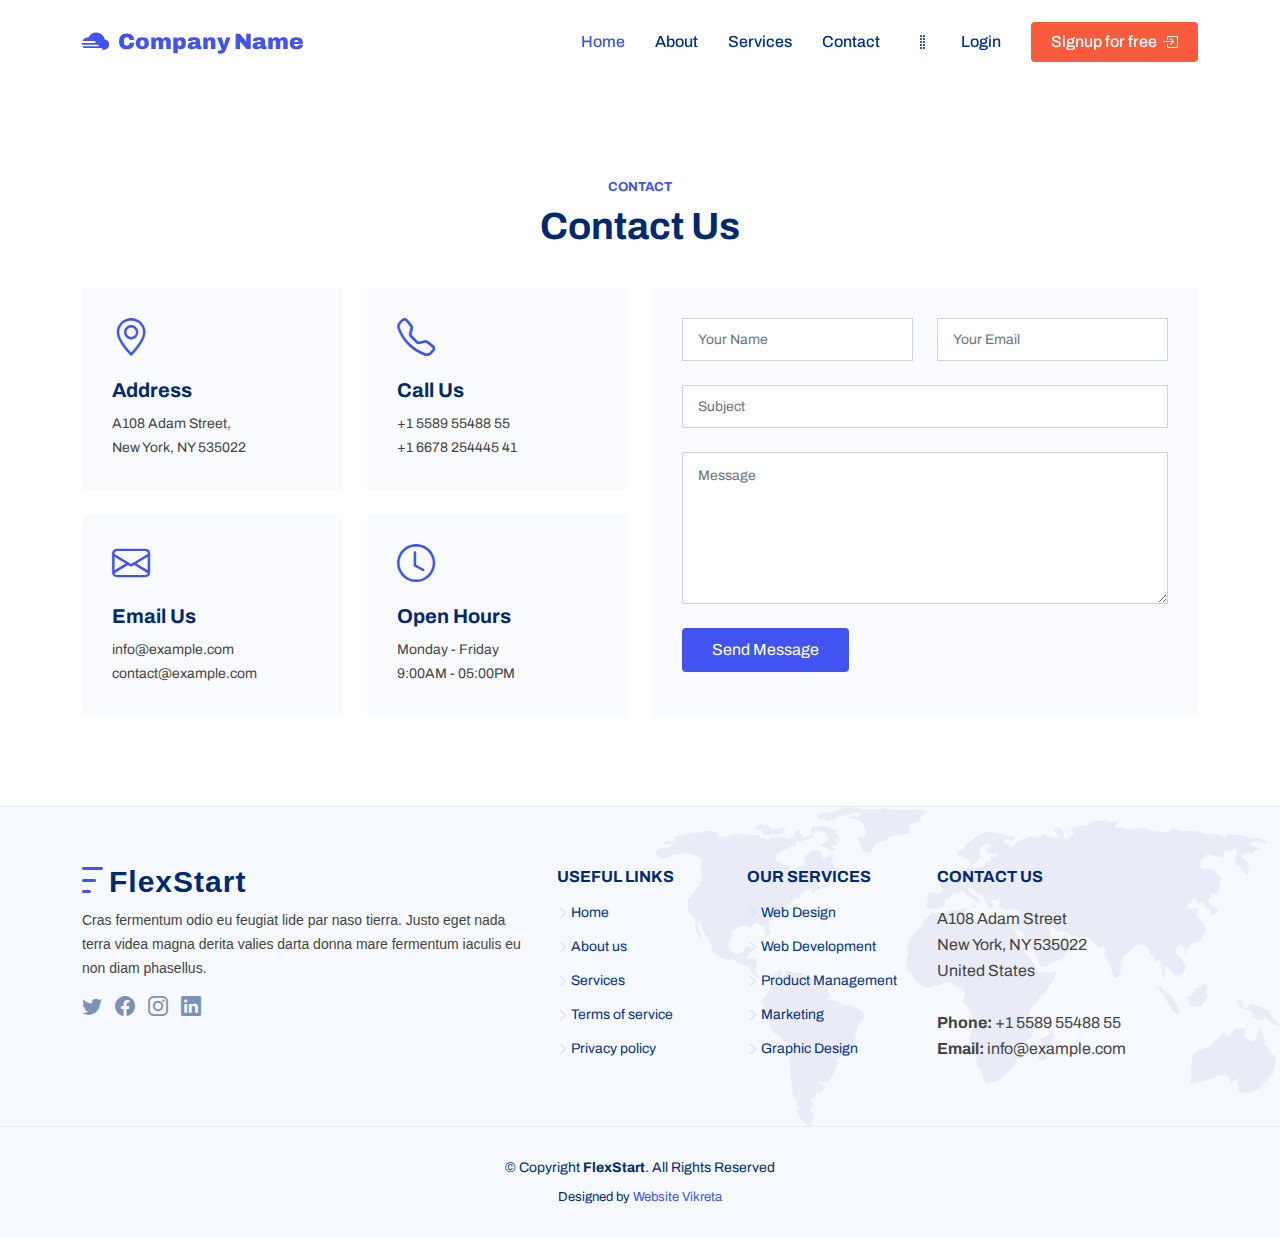
<file: contact.html>
<!DOCTYPE html>
<html lang="en">

<head>
   <meta charset="utf-8">
   <meta content="width=device-width, initial-scale=1.0" name="viewport">

   <title>FlexStart Bootstrap Template - Index</title>
   <meta content="" name="description">

   <meta content="" name="keywords">

   <!-- Favicons -->
   <link href="assets/img/favicon.png" rel="icon">
   <link href="assets/img/apple-touch-icon.png" rel="apple-touch-icon">

   <!-- Google Fonts -->
   <link rel="preconnect" href="https://fonts.googleapis.com">
   <link rel="preconnect" href="https://fonts.gstatic.com" crossorigin>
   <link href="https://fonts.googleapis.com/css2?family=Archivo:wght@100;200;300;400;500;600;700;800;900&display=swap"
      rel="stylesheet">

   <!-- Vendor CSS Files -->
   <link href="assets/vendor/bootstrap/css/bootstrap.min.css" rel="stylesheet">
   <link href="assets/vendor/bootstrap-icons/bootstrap-icons.css" rel="stylesheet">

   <!-- Template Main CSS File -->
   <link href="assets/css/style.css" rel="stylesheet">
</head>

<body>

   <!-- ======= Header ======= -->
   <header id="header" class="header fixed-top">
      <div class="container-fluid container-xl d-flex align-items-center justify-content-between">

         <a href="index.html" class="logo d-flex align-items-center">
            <i class="bi bi-cloud-fog2-fill"></i>
            <span>Company Name</span>
         </a>

         <nav id="navbar" class="navbar">
            <ul>
               <li><a class="nav-link scrollto active" href="#hero">Home</a></li>
               <li><a class="nav-link scrollto" href="#about">About</a></li>
               <li><a class="nav-link scrollto" href="#services">Services</a></li>
               <li><a class="nav-link scrollto" href="./contact.html">Contact</a></li>
               <li class="md-hide"><a href="" class="nav-link scrollto"><i class="bi bi-grip-vertical"></i></a></li>
               <li><a class="nav-link scrollto" href="./login.html">Login</a></li>
               <li><a class="getstarted scrollto" href="./signup.html">
                     <span>Signup for free</span> <i class="bi bi-box-arrow-in-right"></i>
                  </a></li>
            </ul>
            <i class="bi bi-list mobile-nav-toggle"></i>
         </nav><!-- .navbar -->

      </div>
   </header><!-- End Header -->


   <main id="main">

      <!-- ======= Contact Section ======= -->
      <section id="contact" class="contact">

         <div class="container">

            <header class="section-header">
               <h2>Contact</h2>
               <p>Contact Us</p>
            </header>

            <div class="row gy-4">

               <div class="col-lg-6">

                  <div class="row gy-4">
                     <div class="col-md-6">
                        <div class="info-box">
                           <i class="bi bi-geo-alt"></i>
                           <h3>Address</h3>
                           <p>A108 Adam Street,<br>New York, NY 535022</p>
                        </div>
                     </div>
                     <div class="col-md-6">
                        <div class="info-box">
                           <i class="bi bi-telephone"></i>
                           <h3>Call Us</h3>
                           <p>+1 5589 55488 55<br>+1 6678 254445 41</p>
                        </div>
                     </div>
                     <div class="col-md-6">
                        <div class="info-box">
                           <i class="bi bi-envelope"></i>
                           <h3>Email Us</h3>
                           <p>info@example.com<br>contact@example.com</p>
                        </div>
                     </div>
                     <div class="col-md-6">
                        <div class="info-box">
                           <i class="bi bi-clock"></i>
                           <h3>Open Hours</h3>
                           <p>Monday - Friday<br>9:00AM - 05:00PM</p>
                        </div>
                     </div>
                  </div>

               </div>

               <div class="col-lg-6">
                  <form action="forms/contact.php" method="post" class="php-email-form">
                     <div class="row gy-4">

                        <div class="col-md-6">
                           <input type="text" name="name" class="form-control" placeholder="Your Name" required>
                        </div>

                        <div class="col-md-6 ">
                           <input type="email" class="form-control" name="email" placeholder="Your Email" required>
                        </div>

                        <div class="col-md-12">
                           <input type="text" class="form-control" name="subject" placeholder="Subject" required>
                        </div>

                        <div class="col-md-12">
                           <textarea class="form-control" name="message" rows="6" placeholder="Message"
                              required></textarea>
                        </div>

                        <div class="col-md-12 text-center">
                           <div class="loading">Loading</div>
                           <div class="error-message"></div>
                           <div class="sent-message">Your message has been sent. Thank you!</div>

                           <button type="submit" class="btn btn-primary">Send Message</button>
                        </div>

                     </div>
                  </form>

               </div>

            </div>

         </div>

      </section><!-- End Contact Section -->

   </main><!-- End #main -->

   <!-- ======= Footer ======= -->
   <footer id="footer" class="footer">

      <div class="footer-top">
         <div class="container">
            <div class="row gy-4">
               <div class="col-lg-5 col-md-12 footer-info">
                  <a href="index.html" class="logo d-flex align-items-center">
                     <img src="assets/img/logo.png" alt="">
                     <span>FlexStart</span>
                  </a>
                  <p>Cras fermentum odio eu feugiat lide par naso tierra. Justo eget nada terra videa magna derita
                     valies darta donna mare fermentum iaculis eu non diam phasellus.</p>
                  <div class="social-links mt-3">
                     <a href="#" class="twitter"><i class="bi bi-twitter"></i></a>
                     <a href="#" class="facebook"><i class="bi bi-facebook"></i></a>
                     <a href="#" class="instagram"><i class="bi bi-instagram"></i></a>
                     <a href="#" class="linkedin"><i class="bi bi-linkedin"></i></a>
                  </div>
               </div>

               <div class="col-lg-2 col-6 footer-links">
                  <h4>Useful Links</h4>
                  <ul>
                     <li><i class="bi bi-chevron-right"></i> <a href="#">Home</a></li>
                     <li><i class="bi bi-chevron-right"></i> <a href="#">About us</a></li>
                     <li><i class="bi bi-chevron-right"></i> <a href="#">Services</a></li>
                     <li><i class="bi bi-chevron-right"></i> <a href="#">Terms of service</a></li>
                     <li><i class="bi bi-chevron-right"></i> <a href="#">Privacy policy</a></li>
                  </ul>
               </div>

               <div class="col-lg-2 col-6 footer-links">
                  <h4>Our Services</h4>
                  <ul>
                     <li><i class="bi bi-chevron-right"></i> <a href="#">Web Design</a></li>
                     <li><i class="bi bi-chevron-right"></i> <a href="#">Web Development</a></li>
                     <li><i class="bi bi-chevron-right"></i> <a href="#">Product Management</a></li>
                     <li><i class="bi bi-chevron-right"></i> <a href="#">Marketing</a></li>
                     <li><i class="bi bi-chevron-right"></i> <a href="#">Graphic Design</a></li>
                  </ul>
               </div>

               <div class="col-lg-3 col-md-12 footer-contact text-center text-md-start">
                  <h4>Contact Us</h4>
                  <p>
                     A108 Adam Street <br>
                     New York, NY 535022<br>
                     United States <br><br>
                     <strong>Phone:</strong> +1 5589 55488 55<br>
                     <strong>Email:</strong> info@example.com<br>
                  </p>

               </div>

            </div>
         </div>
      </div>

      <div class="container">
         <div class="copyright">
            &copy; Copyright <strong><span>FlexStart</span></strong>. All Rights Reserved
         </div>
         <div class="credits">
            Designed by <a href="https://www.websitevikreta.com/">Website Vikreta</a>
         </div>
      </div>
   </footer><!-- End Footer -->

   <a href="#" class="back-to-top d-flex align-items-center justify-content-center"><i
         class="bi bi-arrow-up-short"></i></a>

   <!-- Vendor JS Files -->
   <script src="assets/vendor/bootstrap/js/bootstrap.bundle.min.js"></script>

   <!-- Template Main JS File -->
   <script src="assets/js/main.js"></script>

</body>

</html>
</file>
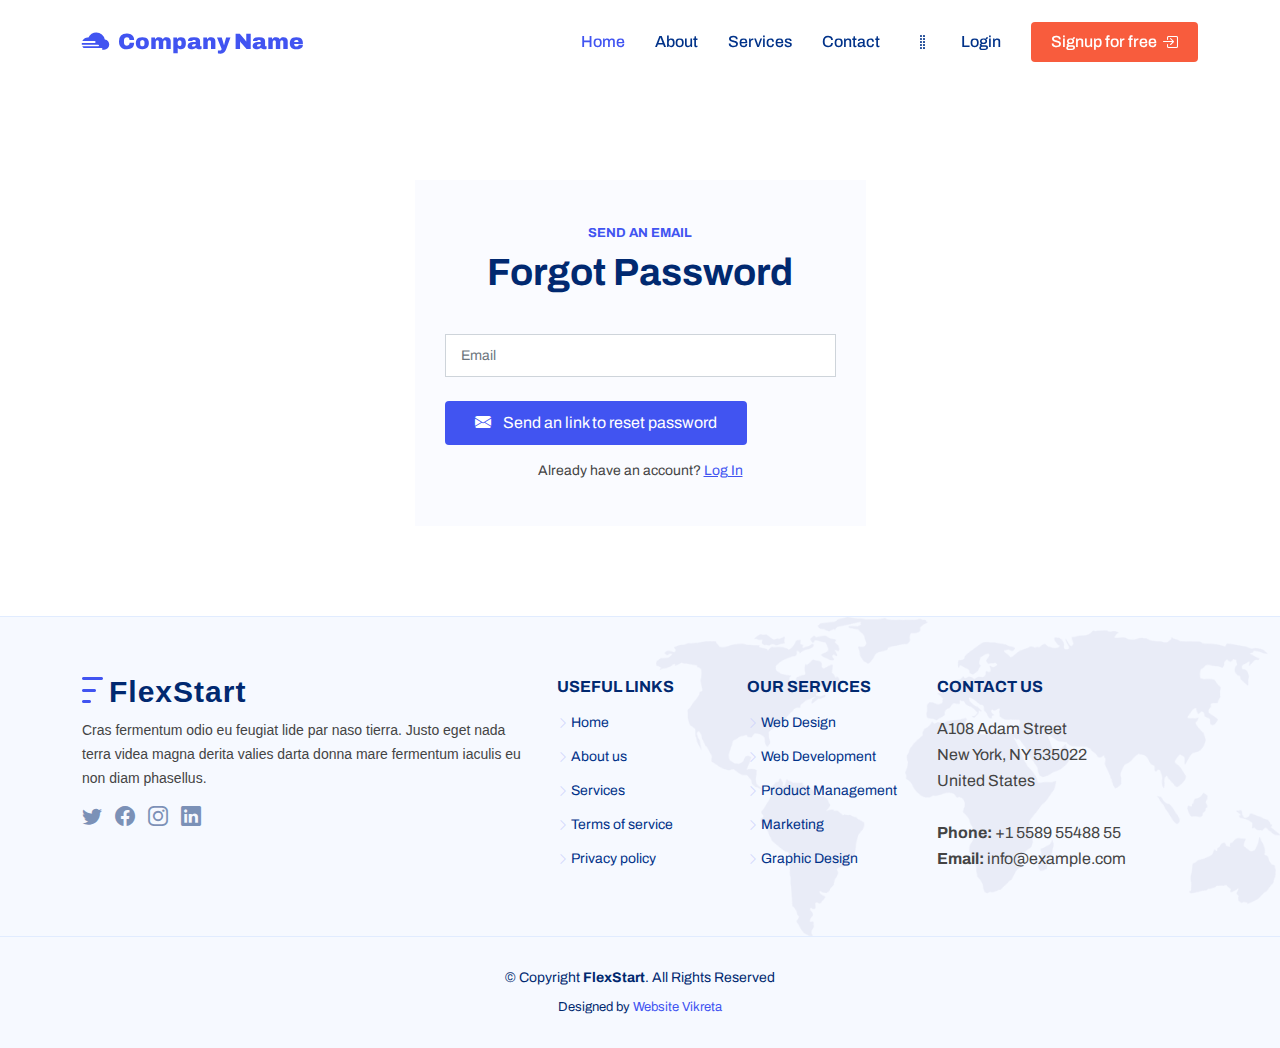
<file: forgot-password.html>
<!DOCTYPE html>
<html lang="en">

<head>
   <meta charset="utf-8">
   <meta content="width=device-width, initial-scale=1.0" name="viewport">

   <title>FlexStart Bootstrap Template - Index</title>
   <meta content="" name="description">

   <meta content="" name="keywords">

   <!-- Favicons -->
   <link href="assets/img/favicon.png" rel="icon">
   <link href="assets/img/apple-touch-icon.png" rel="apple-touch-icon">

   <!-- Google Fonts -->
   <link rel="preconnect" href="https://fonts.googleapis.com">
   <link rel="preconnect" href="https://fonts.gstatic.com" crossorigin>
   <link href="https://fonts.googleapis.com/css2?family=Archivo:wght@100;200;300;400;500;600;700;800;900&display=swap"
      rel="stylesheet">

   <!-- Vendor CSS Files -->
   <link href="assets/vendor/bootstrap/css/bootstrap.min.css" rel="stylesheet">
   <link href="assets/vendor/bootstrap-icons/bootstrap-icons.css" rel="stylesheet">

   <!-- Template Main CSS File -->
   <link href="assets/css/style.css" rel="stylesheet">
</head>

<body>

   <!-- ======= Header ======= -->
   <header id="header" class="header fixed-top">
      <div class="container-fluid container-xl d-flex align-items-center justify-content-between">

         <a href="index.html" class="logo d-flex align-items-center">
            <i class="bi bi-cloud-fog2-fill"></i>
            <span>Company Name</span>
         </a>

         <nav id="navbar" class="navbar">
            <ul>
               <li><a class="nav-link scrollto active" href="#hero">Home</a></li>
               <li><a class="nav-link scrollto" href="#about">About</a></li>
               <li><a class="nav-link scrollto" href="#services">Services</a></li>
               <li><a class="nav-link scrollto" href="./contact.html">Contact</a></li>
               <li class="md-hide"><a href="" class="nav-link scrollto"><i class="bi bi-grip-vertical"></i></a></li>
               <li><a class="nav-link scrollto" href="./login.html">Login</a></li>
               <li><a class="getstarted scrollto" href="./signup.html">
                     <span>Signup for free</span> <i class="bi bi-box-arrow-in-right"></i>
                  </a></li>
            </ul>
            <i class="bi bi-list mobile-nav-toggle"></i>
         </nav><!-- .navbar -->

      </div>
   </header><!-- End Header -->


   <main id="main">

      <!-- ======= Contact Section ======= -->
      <section id="loginForm" class="contact">

         <div class="container" data-aos="fade-up">

            <div class="row gy-4">
               <div class="col-lg-5 mx-auto">
                  <form action="#" method="post" class="php-email-form">
                     <div class="row gy-4">
                        <div class="section-header py-3">
                           <h2>Send an Email</h2>
                           <p>Forgot Password</p>
                        </div>

                        <div class="col-md-12">
                           <input type="text" name="email" class="form-control" placeholder="Email">
                        </div>

                        <div class="col-md-12 text-center">
                           <div class="loading">Loading</div>
                           <div class="error-message"></div>
                           <div class="sent-message">Your message has been sent. Thank you!</div>

                           <button type="submit" class="btn">
                              <i class="bi bi-envelope-fill me-lg-1"></i>
                              <span>Send an link to reset password</span>
                           </button>

                           <p class="mt-3 small">
                              Already have an account?
                              <a class="text-decoration-underline" href="./login.html">Log In</a>
                           </p>
                        </div>


                     </div>
                  </form>

               </div>

            </div>

         </div>

      </section><!-- End Contact Section -->

   </main><!-- End #main -->

   <!-- ======= Footer ======= -->
   <footer id="footer" class="footer">

      <div class="footer-top">
         <div class="container">
            <div class="row gy-4">
               <div class="col-lg-5 col-md-12 footer-info">
                  <a href="index.html" class="logo d-flex align-items-center">
                     <img src="assets/img/logo.png" alt="">
                     <span>FlexStart</span>
                  </a>
                  <p>Cras fermentum odio eu feugiat lide par naso tierra. Justo eget nada terra videa magna derita
                     valies darta donna mare fermentum iaculis eu non diam phasellus.</p>
                  <div class="social-links mt-3">
                     <a href="#" class="twitter"><i class="bi bi-twitter"></i></a>
                     <a href="#" class="facebook"><i class="bi bi-facebook"></i></a>
                     <a href="#" class="instagram"><i class="bi bi-instagram"></i></a>
                     <a href="#" class="linkedin"><i class="bi bi-linkedin"></i></a>
                  </div>
               </div>

               <div class="col-lg-2 col-6 footer-links">
                  <h4>Useful Links</h4>
                  <ul>
                     <li><i class="bi bi-chevron-right"></i> <a href="#">Home</a></li>
                     <li><i class="bi bi-chevron-right"></i> <a href="#">About us</a></li>
                     <li><i class="bi bi-chevron-right"></i> <a href="#">Services</a></li>
                     <li><i class="bi bi-chevron-right"></i> <a href="#">Terms of service</a></li>
                     <li><i class="bi bi-chevron-right"></i> <a href="#">Privacy policy</a></li>
                  </ul>
               </div>

               <div class="col-lg-2 col-6 footer-links">
                  <h4>Our Services</h4>
                  <ul>
                     <li><i class="bi bi-chevron-right"></i> <a href="#">Web Design</a></li>
                     <li><i class="bi bi-chevron-right"></i> <a href="#">Web Development</a></li>
                     <li><i class="bi bi-chevron-right"></i> <a href="#">Product Management</a></li>
                     <li><i class="bi bi-chevron-right"></i> <a href="#">Marketing</a></li>
                     <li><i class="bi bi-chevron-right"></i> <a href="#">Graphic Design</a></li>
                  </ul>
               </div>

               <div class="col-lg-3 col-md-12 footer-contact text-center text-md-start">
                  <h4>Contact Us</h4>
                  <p>
                     A108 Adam Street <br>
                     New York, NY 535022<br>
                     United States <br><br>
                     <strong>Phone:</strong> +1 5589 55488 55<br>
                     <strong>Email:</strong> info@example.com<br>
                  </p>

               </div>

            </div>
         </div>
      </div>

      <div class="container">
         <div class="copyright">
            &copy; Copyright <strong><span>FlexStart</span></strong>. All Rights Reserved
         </div>
         <div class="credits">
            Designed by <a href="https://www.websitevikreta.com/">Website Vikreta</a>
         </div>
      </div>
   </footer><!-- End Footer -->

   <a href="#" class="back-to-top d-flex align-items-center justify-content-center"><i
         class="bi bi-arrow-up-short"></i></a>

   <!-- Vendor JS Files -->
   <script src="assets/vendor/jquery/jquery-3.6.0.min.js"></script>
   <script src="assets/vendor/bootstrap/js/bootstrap.bundle.min.js"></script>

   <!-- Template Main JS File -->
   <script src="assets/js/global.js"></script>
   <script src="assets/js/main.js"></script>
   <script src="assets/js/forms.js"></script>

</body>

</html>
</file>
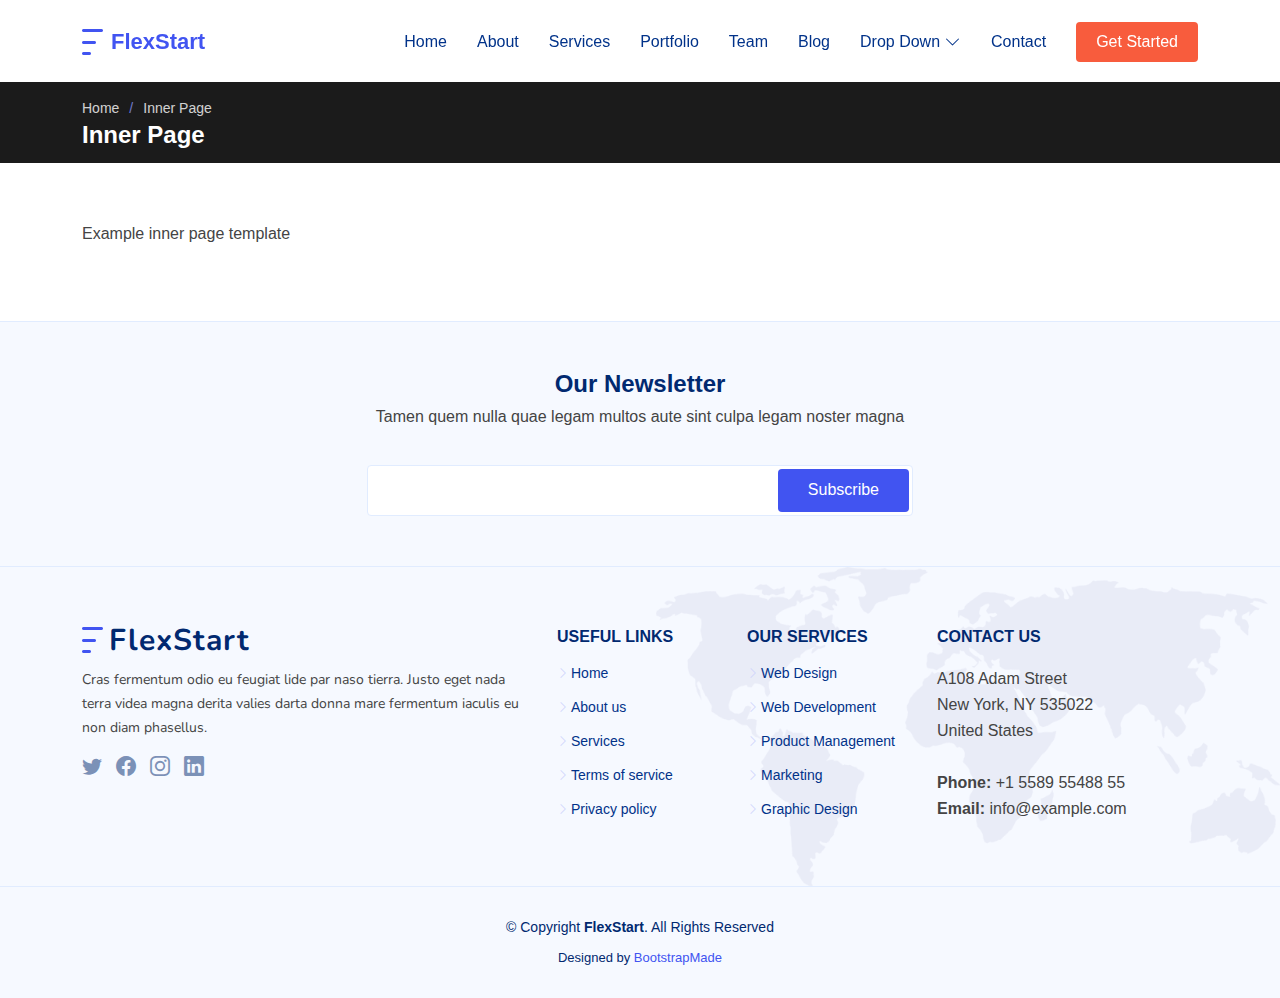
<file: inner-page.html>
<!DOCTYPE html>
<html lang="en">

<head>
  <meta charset="utf-8">
  <meta content="width=device-width, initial-scale=1.0" name="viewport">

  <title>Inner Page - FlexStart Bootstrap Template</title>
  <meta content="" name="description">
  <meta content="" name="keywords">

  <!-- Favicons -->
  <link href="assets/img/favicon.png" rel="icon">
  <link href="assets/img/apple-touch-icon.png" rel="apple-touch-icon">

  <!-- Google Fonts -->
  <link href="https://fonts.googleapis.com/css?family=Open+Sans:300,300i,400,400i,600,600i,700,700i|Nunito:300,300i,400,400i,600,600i,700,700i|Poppins:300,300i,400,400i,500,500i,600,600i,700,700i" rel="stylesheet">

  <!-- Vendor CSS Files -->
  <link href="assets/vendor/aos/aos.css" rel="stylesheet">
  <link href="assets/vendor/bootstrap/css/bootstrap.min.css" rel="stylesheet">
  <link href="assets/vendor/bootstrap-icons/bootstrap-icons.css" rel="stylesheet">
  <link href="assets/vendor/glightbox/css/glightbox.min.css" rel="stylesheet">
  <link href="assets/vendor/remixicon/remixicon.css" rel="stylesheet">
  <link href="assets/vendor/swiper/swiper-bundle.min.css" rel="stylesheet">

  <!-- Template Main CSS File -->
  <link href="assets/css/style.css" rel="stylesheet">

  <!-- =======================================================
  * Template Name: FlexStart - v1.12.0
  * Template URL: https://bootstrapmade.com/flexstart-bootstrap-startup-template/
  * Author: BootstrapMade.com
  * License: https://bootstrapmade.com/license/
  ======================================================== -->
</head>

<body>

  <!-- ======= Header ======= -->
  <header id="header" class="header fixed-top">
    <div class="container-fluid container-xl d-flex align-items-center justify-content-between">

      <a href="index.html" class="logo d-flex align-items-center">
        <img src="assets/img/logo.png" alt="">
        <span>FlexStart</span>
      </a>

      <nav id="navbar" class="navbar">
        <ul>
          <li><a class="nav-link scrollto " href="#hero">Home</a></li>
          <li><a class="nav-link scrollto" href="#about">About</a></li>
          <li><a class="nav-link scrollto" href="#services">Services</a></li>
          <li><a class="nav-link scrollto" href="#portfolio">Portfolio</a></li>
          <li><a class="nav-link scrollto" href="#team">Team</a></li>
          <li><a href="blog.html">Blog</a></li>
          <li class="dropdown"><a href="#"><span>Drop Down</span> <i class="bi bi-chevron-down"></i></a>
            <ul>
              <li><a href="#">Drop Down 1</a></li>
              <li class="dropdown"><a href="#"><span>Deep Drop Down</span> <i class="bi bi-chevron-right"></i></a>
                <ul>
                  <li><a href="#">Deep Drop Down 1</a></li>
                  <li><a href="#">Deep Drop Down 2</a></li>
                  <li><a href="#">Deep Drop Down 3</a></li>
                  <li><a href="#">Deep Drop Down 4</a></li>
                  <li><a href="#">Deep Drop Down 5</a></li>
                </ul>
              </li>
              <li><a href="#">Drop Down 2</a></li>
              <li><a href="#">Drop Down 3</a></li>
              <li><a href="#">Drop Down 4</a></li>
            </ul>
          </li>
          <li><a class="nav-link scrollto" href="#contact">Contact</a></li>
          <li><a class="getstarted scrollto" href="#about">Get Started</a></li>
        </ul>
        <i class="bi bi-list mobile-nav-toggle"></i>
      </nav><!-- .navbar -->

    </div>
  </header><!-- End Header -->

  <main id="main">

    <!-- ======= Breadcrumbs ======= -->
    <section class="breadcrumbs">
      <div class="container">

        <ol>
          <li><a href="index.html">Home</a></li>
          <li>Inner Page</li>
        </ol>
        <h2>Inner Page</h2>

      </div>
    </section><!-- End Breadcrumbs -->

    <section class="inner-page">
      <div class="container">
        <p>
          Example inner page template
        </p>
      </div>
    </section>

  </main><!-- End #main -->

  <!-- ======= Footer ======= -->
  <footer id="footer" class="footer">

    <div class="footer-newsletter">
      <div class="container">
        <div class="row justify-content-center">
          <div class="col-lg-12 text-center">
            <h4>Our Newsletter</h4>
            <p>Tamen quem nulla quae legam multos aute sint culpa legam noster magna</p>
          </div>
          <div class="col-lg-6">
            <form action="" method="post">
              <input type="email" name="email"><input type="submit" value="Subscribe">
            </form>
          </div>
        </div>
      </div>
    </div>

    <div class="footer-top">
      <div class="container">
        <div class="row gy-4">
          <div class="col-lg-5 col-md-12 footer-info">
            <a href="index.html" class="logo d-flex align-items-center">
              <img src="assets/img/logo.png" alt="">
              <span>FlexStart</span>
            </a>
            <p>Cras fermentum odio eu feugiat lide par naso tierra. Justo eget nada terra videa magna derita valies darta donna mare fermentum iaculis eu non diam phasellus.</p>
            <div class="social-links mt-3">
              <a href="#" class="twitter"><i class="bi bi-twitter"></i></a>
              <a href="#" class="facebook"><i class="bi bi-facebook"></i></a>
              <a href="#" class="instagram"><i class="bi bi-instagram"></i></a>
              <a href="#" class="linkedin"><i class="bi bi-linkedin"></i></a>
            </div>
          </div>

          <div class="col-lg-2 col-6 footer-links">
            <h4>Useful Links</h4>
            <ul>
              <li><i class="bi bi-chevron-right"></i> <a href="#">Home</a></li>
              <li><i class="bi bi-chevron-right"></i> <a href="#">About us</a></li>
              <li><i class="bi bi-chevron-right"></i> <a href="#">Services</a></li>
              <li><i class="bi bi-chevron-right"></i> <a href="#">Terms of service</a></li>
              <li><i class="bi bi-chevron-right"></i> <a href="#">Privacy policy</a></li>
            </ul>
          </div>

          <div class="col-lg-2 col-6 footer-links">
            <h4>Our Services</h4>
            <ul>
              <li><i class="bi bi-chevron-right"></i> <a href="#">Web Design</a></li>
              <li><i class="bi bi-chevron-right"></i> <a href="#">Web Development</a></li>
              <li><i class="bi bi-chevron-right"></i> <a href="#">Product Management</a></li>
              <li><i class="bi bi-chevron-right"></i> <a href="#">Marketing</a></li>
              <li><i class="bi bi-chevron-right"></i> <a href="#">Graphic Design</a></li>
            </ul>
          </div>

          <div class="col-lg-3 col-md-12 footer-contact text-center text-md-start">
            <h4>Contact Us</h4>
            <p>
              A108 Adam Street <br>
              New York, NY 535022<br>
              United States <br><br>
              <strong>Phone:</strong> +1 5589 55488 55<br>
              <strong>Email:</strong> info@example.com<br>
            </p>

          </div>

        </div>
      </div>
    </div>

    <div class="container">
      <div class="copyright">
        &copy; Copyright <strong><span>FlexStart</span></strong>. All Rights Reserved
      </div>
      <div class="credits">
        <!-- All the links in the footer should remain intact. -->
        <!-- You can delete the links only if you purchased the pro version. -->
        <!-- Licensing information: https://bootstrapmade.com/license/ -->
        <!-- Purchase the pro version with working PHP/AJAX contact form: https://bootstrapmade.com/flexstart-bootstrap-startup-template/ -->
        Designed by <a href="https://bootstrapmade.com/">BootstrapMade</a>
      </div>
    </div>
  </footer><!-- End Footer -->

  <a href="#" class="back-to-top d-flex align-items-center justify-content-center"><i class="bi bi-arrow-up-short"></i></a>

  <!-- Vendor JS Files -->
  <script src="assets/vendor/purecounter/purecounter_vanilla.js"></script>
  <script src="assets/vendor/aos/aos.js"></script>
  <script src="assets/vendor/bootstrap/js/bootstrap.bundle.min.js"></script>
  <script src="assets/vendor/glightbox/js/glightbox.min.js"></script>
  <script src="assets/vendor/isotope-layout/isotope.pkgd.min.js"></script>
  <script src="assets/vendor/swiper/swiper-bundle.min.js"></script>
  <script src="assets/vendor/php-email-form/validate.js"></script>

  <!-- Template Main JS File -->
  <script src="assets/js/main.js"></script>

</body>

</html>
</file>
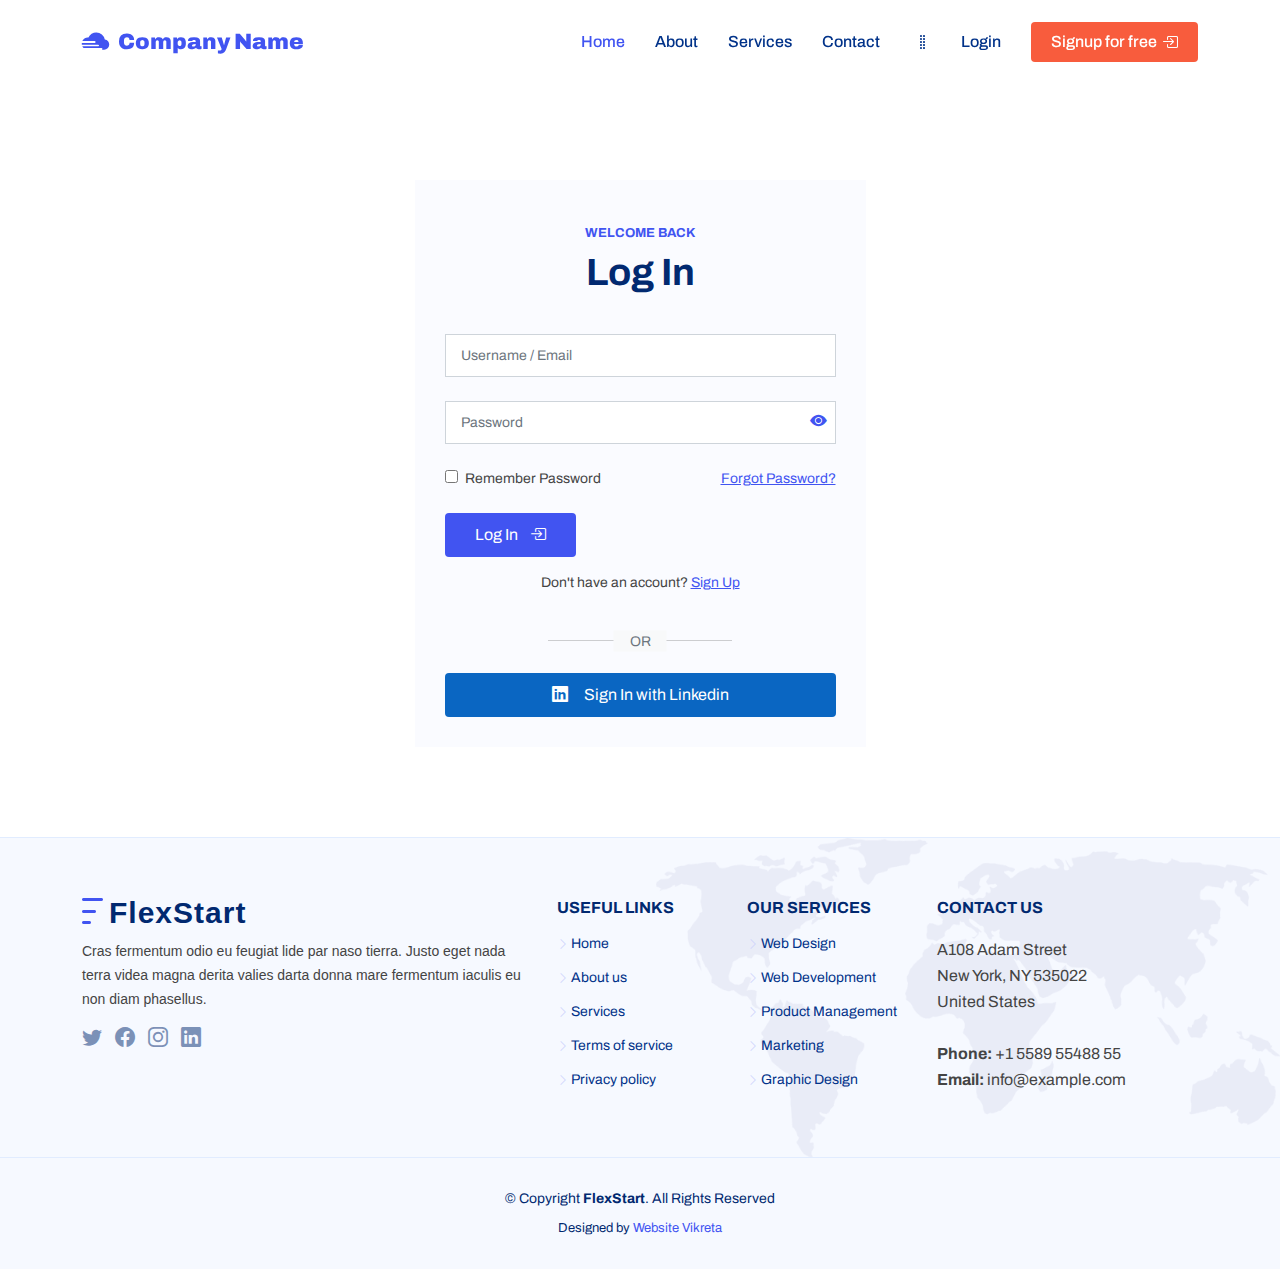
<file: login.html>
<!DOCTYPE html>
<html lang="en">

<head>
   <meta charset="utf-8">
   <meta content="width=device-width, initial-scale=1.0" name="viewport">

   <title>FlexStart Bootstrap Template - Index</title>
   <meta content="" name="description">

   <meta content="" name="keywords">

   <!-- Favicons -->
   <link href="assets/img/favicon.png" rel="icon">
   <link href="assets/img/apple-touch-icon.png" rel="apple-touch-icon">

   <!-- Google Fonts -->
   <link rel="preconnect" href="https://fonts.googleapis.com">
   <link rel="preconnect" href="https://fonts.gstatic.com" crossorigin>
   <link href="https://fonts.googleapis.com/css2?family=Archivo:wght@100;200;300;400;500;600;700;800;900&display=swap"
      rel="stylesheet">

   <!-- Vendor CSS Files -->
   <link href="assets/vendor/bootstrap/css/bootstrap.min.css" rel="stylesheet">
   <link href="assets/vendor/bootstrap-icons/bootstrap-icons.css" rel="stylesheet">

   <!-- Template Main CSS File -->
   <link href="assets/css/style.css" rel="stylesheet">
</head>

<body>

   <!-- ======= Header ======= -->
   <header id="header" class="header fixed-top">
      <div class="container-fluid container-xl d-flex align-items-center justify-content-between">

         <a href="index.html" class="logo d-flex align-items-center">
            <i class="bi bi-cloud-fog2-fill"></i>
            <span>Company Name</span>
         </a>

         <nav id="navbar" class="navbar">
            <ul>
               <li><a class="nav-link scrollto active" href="#hero">Home</a></li>
               <li><a class="nav-link scrollto" href="#about">About</a></li>
               <li><a class="nav-link scrollto" href="#services">Services</a></li>
               <li><a class="nav-link scrollto" href="./contact.html">Contact</a></li>
               <li class="md-hide"><a href="" class="nav-link scrollto"><i class="bi bi-grip-vertical"></i></a></li>
               <li><a class="nav-link scrollto" href="./login.html">Login</a></li>
               <li><a class="getstarted scrollto" href="./signup.html">
                     <span>Signup for free</span> <i class="bi bi-box-arrow-in-right"></i>
                  </a></li>
            </ul>
            <i class="bi bi-list mobile-nav-toggle"></i>
         </nav><!-- .navbar -->

      </div>
   </header><!-- End Header -->


   <main id="main">

      <!-- ======= Contact Section ======= -->
      <section id="loginForm" class="contact">

         <div class="container" data-aos="fade-up">

            <div class="row gy-4">
               <div class="col-lg-5 mx-auto">
                  <form action="#" method="post" class="php-email-form">
                     <div class="row gy-4">
                        <div class="section-header py-3">
                           <h2>Welcome back</h2>
                           <p>Log In</p>
                        </div>
                        <div class="col-md-12">
                           <input type="text" name="name" class="form-control" placeholder="Username / Email">
                        </div>

                        <div class="col-md-12 position-relative">
                           <input type="password" class="form-control pe-5" id="password" name="password"
                              placeholder="Password">

                           <i class="bi bi-eye-fill position-absolute passwordVisibility" id="passwordVisibility"></i>
                        </div>

                        <div class="col-md-12 d-flex justify-content-between align-content-center small">
                           <div class="cursor-pointer">
                              <input type="checkbox" name="keepMeLogin" id="keepMeLogin">
                              <label for="keepMeLogin" class="ps-1">Remember Password</label>
                           </div>
                           <div>
                              <a href="./forgot-password.html" class="text-decoration-underline">Forgot Password?</a>
                           </div>
                        </div>

                        <div class="col-md-12 text-center">
                           <div class="loading">Loading</div>
                           <div class="error-message"></div>
                           <div class="sent-message">Your message has been sent. Thank you!</div>

                           <button type="submit" class="btn">
                              <span>Log In</span>
                              <i class="bi bi-box-arrow-in-right ms-lg-1"></i>
                           </button>

                           <p class="mt-3 small">
                              Don't have an account? <a class="text-decoration-underline" href="./signup.html">Sign
                                 Up</a>
                           </p>
                        </div>

                        <div class="position-relative w-50 mx-auto">
                           <hr class="my-2">
                           <span
                              class="small px-3 text-secondary bg-light position-absolute top-50 start-50 translate-middle">OR</span>
                        </div>

                        <div>
                           <button class="btn btn-primary btn-linkedin w-100">
                              <i class="bi bi-linkedin"></i>
                              <span class="ps-2">Sign In with Linkedin</span>
                           </button>
                        </div>

                     </div>
                  </form>

               </div>

            </div>

         </div>

      </section><!-- End Contact Section -->

   </main><!-- End #main -->

   <!-- ======= Footer ======= -->
   <footer id="footer" class="footer">

      <div class="footer-top">
         <div class="container">
            <div class="row gy-4">
               <div class="col-lg-5 col-md-12 footer-info">
                  <a href="index.html" class="logo d-flex align-items-center">
                     <img src="assets/img/logo.png" alt="">
                     <span>FlexStart</span>
                  </a>
                  <p>Cras fermentum odio eu feugiat lide par naso tierra. Justo eget nada terra videa magna derita
                     valies darta donna mare fermentum iaculis eu non diam phasellus.</p>
                  <div class="social-links mt-3">
                     <a href="#" class="twitter"><i class="bi bi-twitter"></i></a>
                     <a href="#" class="facebook"><i class="bi bi-facebook"></i></a>
                     <a href="#" class="instagram"><i class="bi bi-instagram"></i></a>
                     <a href="#" class="linkedin"><i class="bi bi-linkedin"></i></a>
                  </div>
               </div>

               <div class="col-lg-2 col-6 footer-links">
                  <h4>Useful Links</h4>
                  <ul>
                     <li><i class="bi bi-chevron-right"></i> <a href="#">Home</a></li>
                     <li><i class="bi bi-chevron-right"></i> <a href="#">About us</a></li>
                     <li><i class="bi bi-chevron-right"></i> <a href="#">Services</a></li>
                     <li><i class="bi bi-chevron-right"></i> <a href="#">Terms of service</a></li>
                     <li><i class="bi bi-chevron-right"></i> <a href="#">Privacy policy</a></li>
                  </ul>
               </div>

               <div class="col-lg-2 col-6 footer-links">
                  <h4>Our Services</h4>
                  <ul>
                     <li><i class="bi bi-chevron-right"></i> <a href="#">Web Design</a></li>
                     <li><i class="bi bi-chevron-right"></i> <a href="#">Web Development</a></li>
                     <li><i class="bi bi-chevron-right"></i> <a href="#">Product Management</a></li>
                     <li><i class="bi bi-chevron-right"></i> <a href="#">Marketing</a></li>
                     <li><i class="bi bi-chevron-right"></i> <a href="#">Graphic Design</a></li>
                  </ul>
               </div>

               <div class="col-lg-3 col-md-12 footer-contact text-center text-md-start">
                  <h4>Contact Us</h4>
                  <p>
                     A108 Adam Street <br>
                     New York, NY 535022<br>
                     United States <br><br>
                     <strong>Phone:</strong> +1 5589 55488 55<br>
                     <strong>Email:</strong> info@example.com<br>
                  </p>

               </div>

            </div>
         </div>
      </div>

      <div class="container">
         <div class="copyright">
            &copy; Copyright <strong><span>FlexStart</span></strong>. All Rights Reserved
         </div>
         <div class="credits">
            Designed by <a href="https://www.websitevikreta.com/">Website Vikreta</a>
         </div>
      </div>
   </footer><!-- End Footer -->

   <a href="#" class="back-to-top d-flex align-items-center justify-content-center"><i
         class="bi bi-arrow-up-short"></i></a>

   <!-- Vendor JS Files -->
   <script src="assets/vendor/jquery/jquery-3.6.0.min.js"></script>
   <script src="assets/vendor/bootstrap/js/bootstrap.bundle.min.js"></script>

   <!-- Template Main JS File -->
   <script src="assets/js/global.js"></script>
   <script src="assets/js/main.js"></script>
   <script src="assets/js/forms.js"></script>

</body>

</html>
</file>
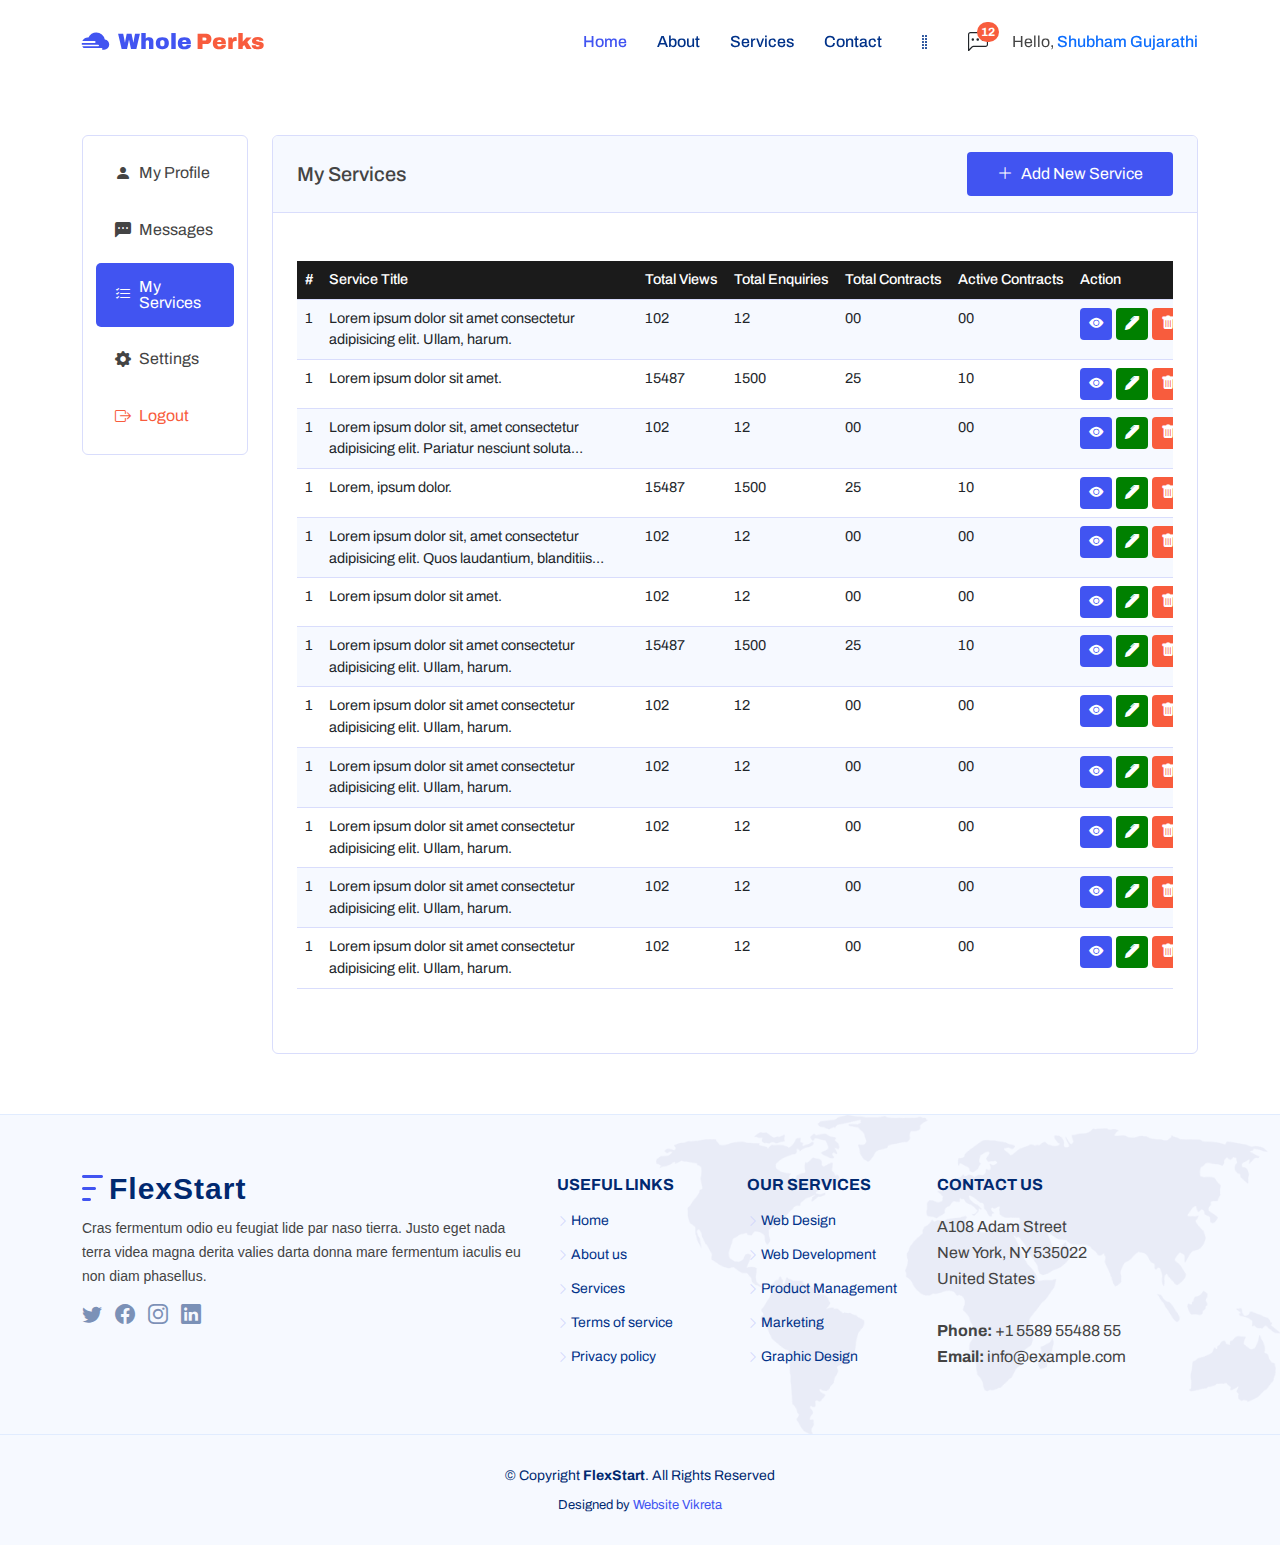
<file: my-services.html>
<!DOCTYPE html>
<html lang="en">

<head>
   <meta charset="utf-8">
   <meta content="width=device-width, initial-scale=1.0" name="viewport">

   <title>My Services</title>
   <meta content="" name="description">

   <meta content="" name="keywords">

   <!-- Favicons -->
   <link href="assets/img/favicon.png" rel="icon">
   <link href="assets/img/apple-touch-icon.png" rel="apple-touch-icon">

   <!-- Google Fonts -->
   <link rel="preconnect" href="https://fonts.googleapis.com">
   <link rel="preconnect" href="https://fonts.gstatic.com" crossorigin>
   <link href="https://fonts.googleapis.com/css2?family=Archivo:wght@100;200;300;400;500;600;700;800;900&display=swap"
      rel="stylesheet">

   <!-- Vendor CSS Files -->
   <link href="assets/vendor/aos/aos.css" rel="stylesheet">
   <link href="assets/vendor/bootstrap/css/bootstrap.min.css" rel="stylesheet">
   <link href="assets/vendor/bootstrap-icons/bootstrap-icons.css" rel="stylesheet">
   <link href="assets/vendor/glightbox/css/glightbox.min.css" rel="stylesheet">
   <link href="assets/vendor/remixicon/remixicon.css" rel="stylesheet">
   <link href="assets/vendor/swiper/swiper-bundle.min.css" rel="stylesheet">
   <link rel="stylesheet" href="//cdn.datatables.net/1.13.2/css/jquery.dataTables.min.css">


   <!-- Template Main CSS File -->
   <link href="assets/css/style.css" rel="stylesheet">
</head>

<body>

   <!-- ======= Header ======= -->
   <header id="header" class="header fixed-top">
      <div class="container-fluid container-xl d-flex align-items-center justify-content-between">

         <a href="index.html" class="logo d-flex align-items-center">
            <i class="bi bi-cloud-fog2-fill"></i>
            <span>Whole <span class="text-danger">Perks</span></span>
         </a>

         <nav id="navbar" class="navbar">
            <ul>
               <li><a class="nav-link scrollto" href="#hero">Home</a></li>
               <li><a class="nav-link scrollto" href="#about">About</a></li>
               <li><a class="nav-link scrollto" href="#services">Services</a></li>
               <li><a class="nav-link scrollto" href="./contact.html">Contact</a></li>
               <li class="md-hide"><a href="" class="nav-link scrollto"><i class="bi bi-grip-vertical"></i></a></li>


               <li>
                  <a class="nav-link scrollto text-dark position-relative" href="#">
                     <i class="bi bi-chat-left-dots fs-5"></i>
                     <span
                        class="badge rounded-pill bg-danger position-absolute top-0 start-100 translate-middle-x p-1">12</span>
                  </a>
               </li>
               <li>
                  <p class="scrollto d-flex gap-0 align-items-center m-0 ps-4">
                     Hello,&nbsp; <a href="#" class="text-primary p-0">Shubham Gujarathi</a>
                  </p>
               </li>
            </ul>
            <i class="bi bi-list mobile-nav-toggle"></i>
         </nav><!-- .navbar -->

      </div>
   </header><!-- End Header -->


   <main id="main">

      <!-- ======= Hero Section ======= -->
      <section id="hero" class="profile-wrapper d-flex align-items-center">
         <div class="container">
            <div class="row flex-lg-row-reverse">
               <div class="col-lg-10 col-lg-10 col-12">
                  <div class="card p-0">
                     <div class="card-header d-flex justify-content-between align-items-center p-3 px-lg-4">
                        <h5 class="m-0">
                           My Services
                        </h5>
                        <a href="./new-service.html" class="btn btn-primary">
                           <i class="bi bi-plus-lg"></i>
                           <span>Add New Service</span>
                        </a>
                     </div>

                     <div class="services-wrapper p-3 p-lg-4 py-lg-5">
                        <div class="table-responsive">
                           <table class="table" id="myServicesTable">
                              <thead>
                                 <tr>
                                    <th scope="col">#</th>
                                    <th scope="col">Service Title</th>
                                    <th scope="col">Total Views</th>
                                    <th scope="col">Total Enquiries</th>
                                    <th scope="col">Total Contracts</th>
                                    <th scope="col">Active Contracts</th>
                                    <th scope="col">Action</th>
                                 </tr>
                              </thead>
                              <tbody>
                                 <tr>
                                    <th scope="row">1</th>
                                    <td>
                                       <div class="service-title">
                                          Lorem ipsum dolor sit amet consectetur adipisicing elit. Ullam, harum.
                                       </div>
                                    </td>
                                    <td>102</td>
                                    <td>12</td>
                                    <td>00</td>
                                    <td>00</td>
                                    <td>
                                       <div class="d-flex gap-1">
                                          <button class="btn btn-table btn-primary" data-bs-toggle="tooltip"
                                             data-bs-placement="bottom" title="View Service">
                                             <i class="bi bi-eye-fill"></i>
                                          </button>
                                          <button class="btn btn-table btn-success" data-bs-toggle="tooltip"
                                             data-bs-placement="bottom" title="Edit Service">
                                             <i class="bi bi-pen-fill"></i>
                                          </button>
                                          <button class="btn btn-table btn-danger" data-bs-toggle="tooltip"
                                             data-bs-placement="bottom" title="Delete Service">
                                             <i class="bi bi-trash-fill"></i>
                                          </button>
                                       </div>
                                    </td>
                                 </tr>
                                 <tr>
                                    <th scope="row">1</th>
                                    <td>
                                       <div class="service-title">
                                          Lorem ipsum dolor sit amet.
                                       </div>
                                    </td>
                                    <td>15487</td>
                                    <td>1500</td>
                                    <td>25</td>
                                    <td>10</td>
                                    <td>
                                       <div class="d-flex gap-1">
                                          <button class="btn btn-table btn-primary" data-bs-toggle="tooltip"
                                             data-bs-placement="bottom" title="View Service">
                                             <i class="bi bi-eye-fill"></i>
                                          </button>
                                          <button class="btn btn-table btn-success" data-bs-toggle="tooltip"
                                             data-bs-placement="bottom" title="Edit Service">
                                             <i class="bi bi-pen-fill"></i>
                                          </button>
                                          <button class="btn btn-table btn-danger" data-bs-toggle="tooltip"
                                             data-bs-placement="bottom" title="Delete Service">
                                             <i class="bi bi-trash-fill"></i>
                                          </button>
                                       </div>
                                    </td>
                                 </tr>
                                 <tr>
                                    <th scope="row">1</th>
                                    <td>
                                       <div class="service-title">
                                          Lorem ipsum dolor sit, amet consectetur adipisicing elit. Pariatur nesciunt
                                          soluta dignissimos facere rem ad?
                                       </div>
                                    </td>
                                    <td>102</td>
                                    <td>12</td>
                                    <td>00</td>
                                    <td>00</td>
                                    <td>
                                       <div class="d-flex gap-1">
                                          <button class="btn btn-table btn-primary" data-bs-toggle="tooltip"
                                             data-bs-placement="bottom" title="View Service">
                                             <i class="bi bi-eye-fill"></i>
                                          </button>
                                          <button class="btn btn-table btn-success" data-bs-toggle="tooltip"
                                             data-bs-placement="bottom" title="Edit Service">
                                             <i class="bi bi-pen-fill"></i>
                                          </button>
                                          <button class="btn btn-table btn-danger" data-bs-toggle="tooltip"
                                             data-bs-placement="bottom" title="Delete Service">
                                             <i class="bi bi-trash-fill"></i>
                                          </button>
                                       </div>
                                    </td>
                                 </tr>
                                 <tr>
                                    <th scope="row">1</th>
                                    <td>
                                       <div class="service-title">
                                          Lorem, ipsum dolor.
                                       </div>
                                    </td>
                                    <td>15487</td>
                                    <td>1500</td>
                                    <td>25</td>
                                    <td>10</td>
                                    <td>
                                       <div class="d-flex gap-1">
                                          <button class="btn btn-table btn-primary" data-bs-toggle="tooltip"
                                             data-bs-placement="bottom" title="View Service">
                                             <i class="bi bi-eye-fill"></i>
                                          </button>
                                          <button class="btn btn-table btn-success" data-bs-toggle="tooltip"
                                             data-bs-placement="bottom" title="Edit Service">
                                             <i class="bi bi-pen-fill"></i>
                                          </button>
                                          <button class="btn btn-table btn-danger" data-bs-toggle="tooltip"
                                             data-bs-placement="bottom" title="Delete Service">
                                             <i class="bi bi-trash-fill"></i>
                                          </button>
                                       </div>
                                    </td>
                                 </tr>
                                 <tr>
                                    <th scope="row">1</th>
                                    <td>
                                       <div class="service-title">
                                          Lorem ipsum dolor sit, amet consectetur adipisicing elit. Quos laudantium,
                                          blanditiis ducimus architecto laborum reprehenderit ex qui quia ab eaque
                                          suscipit
                                          vel? Ullam nihil cumque necessitatibus sint, expedita alias voluptas?
                                       </div>
                                    </td>
                                    <td>102</td>
                                    <td>12</td>
                                    <td>00</td>
                                    <td>00</td>
                                    <td>
                                       <div class="d-flex gap-1">
                                          <button class="btn btn-table btn-primary" data-bs-toggle="tooltip"
                                             data-bs-placement="bottom" title="View Service">
                                             <i class="bi bi-eye-fill"></i>
                                          </button>
                                          <button class="btn btn-table btn-success" data-bs-toggle="tooltip"
                                             data-bs-placement="bottom" title="Edit Service">
                                             <i class="bi bi-pen-fill"></i>
                                          </button>
                                          <button class="btn btn-table btn-danger" data-bs-toggle="tooltip"
                                             data-bs-placement="bottom" title="Delete Service">
                                             <i class="bi bi-trash-fill"></i>
                                          </button>
                                       </div>
                                    </td>
                                 </tr>
                                 <tr>
                                    <th scope="row">1</th>
                                    <td>
                                       <div class="service-title">
                                          Lorem ipsum dolor sit amet.
                                       </div>
                                    </td>
                                    <td>102</td>
                                    <td>12</td>
                                    <td>00</td>
                                    <td>00</td>
                                    <td>
                                       <div class="d-flex gap-1">
                                          <button class="btn btn-table btn-primary" data-bs-toggle="tooltip"
                                             data-bs-placement="bottom" title="View Service">
                                             <i class="bi bi-eye-fill"></i>
                                          </button>
                                          <button class="btn btn-table btn-success" data-bs-toggle="tooltip"
                                             data-bs-placement="bottom" title="Edit Service">
                                             <i class="bi bi-pen-fill"></i>
                                          </button>
                                          <button class="btn btn-table btn-danger" data-bs-toggle="tooltip"
                                             data-bs-placement="bottom" title="Delete Service">
                                             <i class="bi bi-trash-fill"></i>
                                          </button>
                                       </div>
                                    </td>
                                 </tr>
                                 <tr>
                                    <th scope="row">1</th>
                                    <td>
                                       <div class="service-title">
                                          Lorem ipsum dolor sit amet consectetur adipisicing elit. Ullam, harum.
                                       </div>
                                    </td>
                                    <td>15487</td>
                                    <td>1500</td>
                                    <td>25</td>
                                    <td>10</td>
                                    <td>
                                       <div class="d-flex gap-1">
                                          <button class="btn btn-table btn-primary" data-bs-toggle="tooltip"
                                             data-bs-placement="bottom" title="View Service">
                                             <i class="bi bi-eye-fill"></i>
                                          </button>
                                          <button class="btn btn-table btn-success" data-bs-toggle="tooltip"
                                             data-bs-placement="bottom" title="Edit Service">
                                             <i class="bi bi-pen-fill"></i>
                                          </button>
                                          <button class="btn btn-table btn-danger" data-bs-toggle="tooltip"
                                             data-bs-placement="bottom" title="Delete Service">
                                             <i class="bi bi-trash-fill"></i>
                                          </button>
                                       </div>
                                    </td>
                                 </tr>
                                 <tr>
                                    <th scope="row">1</th>
                                    <td>
                                       <div class="service-title">
                                          Lorem ipsum dolor sit amet consectetur adipisicing elit. Ullam, harum.
                                       </div>
                                    </td>
                                    <td>102</td>
                                    <td>12</td>
                                    <td>00</td>
                                    <td>00</td>
                                    <td>
                                       <div class="d-flex gap-1">
                                          <button class="btn btn-table btn-primary" data-bs-toggle="tooltip"
                                             data-bs-placement="bottom" title="View Service">
                                             <i class="bi bi-eye-fill"></i>
                                          </button>
                                          <button class="btn btn-table btn-success" data-bs-toggle="tooltip"
                                             data-bs-placement="bottom" title="Edit Service">
                                             <i class="bi bi-pen-fill"></i>
                                          </button>
                                          <button class="btn btn-table btn-danger" data-bs-toggle="tooltip"
                                             data-bs-placement="bottom" title="Delete Service">
                                             <i class="bi bi-trash-fill"></i>
                                          </button>
                                       </div>
                                    </td>
                                 </tr>
                                 <tr>
                                    <th scope="row">1</th>
                                    <td>
                                       <div class="service-title">
                                          Lorem ipsum dolor sit amet consectetur adipisicing elit. Ullam, harum.
                                       </div>
                                    </td>
                                    <td>102</td>
                                    <td>12</td>
                                    <td>00</td>
                                    <td>00</td>
                                    <td>
                                       <div class="d-flex gap-1">
                                          <button class="btn btn-table btn-primary" data-bs-toggle="tooltip"
                                             data-bs-placement="bottom" title="View Service">
                                             <i class="bi bi-eye-fill"></i>
                                          </button>
                                          <button class="btn btn-table btn-success" data-bs-toggle="tooltip"
                                             data-bs-placement="bottom" title="Edit Service">
                                             <i class="bi bi-pen-fill"></i>
                                          </button>
                                          <button class="btn btn-table btn-danger" data-bs-toggle="tooltip"
                                             data-bs-placement="bottom" title="Delete Service">
                                             <i class="bi bi-trash-fill"></i>
                                          </button>
                                       </div>
                                    </td>
                                 </tr>
                                 <tr>
                                    <th scope="row">1</th>
                                    <td>
                                       <div class="service-title">
                                          Lorem ipsum dolor sit amet consectetur adipisicing elit. Ullam, harum.
                                       </div>
                                    </td>
                                    <td>102</td>
                                    <td>12</td>
                                    <td>00</td>
                                    <td>00</td>
                                    <td>
                                       <div class="d-flex gap-1">
                                          <button class="btn btn-table btn-primary" data-bs-toggle="tooltip"
                                             data-bs-placement="bottom" title="View Service">
                                             <i class="bi bi-eye-fill"></i>
                                          </button>
                                          <button class="btn btn-table btn-success" data-bs-toggle="tooltip"
                                             data-bs-placement="bottom" title="Edit Service">
                                             <i class="bi bi-pen-fill"></i>
                                          </button>
                                          <button class="btn btn-table btn-danger" data-bs-toggle="tooltip"
                                             data-bs-placement="bottom" title="Delete Service">
                                             <i class="bi bi-trash-fill"></i>
                                          </button>
                                       </div>
                                    </td>
                                 </tr>
                                 <tr>
                                    <th scope="row">1</th>
                                    <td>
                                       <div class="service-title">
                                          Lorem ipsum dolor sit amet consectetur adipisicing elit. Ullam, harum.
                                       </div>
                                    </td>
                                    <td>102</td>
                                    <td>12</td>
                                    <td>00</td>
                                    <td>00</td>
                                    <td>
                                       <div class="d-flex gap-1">
                                          <button class="btn btn-table btn-primary" data-bs-toggle="tooltip"
                                             data-bs-placement="bottom" title="View Service">
                                             <i class="bi bi-eye-fill"></i>
                                          </button>
                                          <button class="btn btn-table btn-success" data-bs-toggle="tooltip"
                                             data-bs-placement="bottom" title="Edit Service">
                                             <i class="bi bi-pen-fill"></i>
                                          </button>
                                          <button class="btn btn-table btn-danger" data-bs-toggle="tooltip"
                                             data-bs-placement="bottom" title="Delete Service">
                                             <i class="bi bi-trash-fill"></i>
                                          </button>
                                       </div>
                                    </td>
                                 </tr>
                                 <tr>
                                    <th scope="row">1</th>
                                    <td>
                                       <div class="service-title">
                                          Lorem ipsum dolor sit amet consectetur adipisicing elit. Ullam, harum.
                                       </div>
                                    </td>
                                    <td>102</td>
                                    <td>12</td>
                                    <td>00</td>
                                    <td>00</td>
                                    <td>
                                       <div class="d-flex gap-1">
                                          <button class="btn btn-table btn-primary" data-bs-toggle="tooltip"
                                             data-bs-placement="bottom" title="View Service">
                                             <i class="bi bi-eye-fill"></i>
                                          </button>
                                          <button class="btn btn-table btn-success" data-bs-toggle="tooltip"
                                             data-bs-placement="bottom" title="Edit Service">
                                             <i class="bi bi-pen-fill"></i>
                                          </button>
                                          <button class="btn btn-table btn-danger" data-bs-toggle="tooltip"
                                             data-bs-placement="bottom" title="Delete Service">
                                             <i class="bi bi-trash-fill"></i>
                                          </button>
                                       </div>
                                    </td>
                                 </tr>
                              </tbody>
                           </table>
                        </div>

                     </div>
                  </div>
               </div>
               <div class="col-lg-2 col-lg-2 col-12 mt-3 mt-lg-0">
                  <nav class="nav sidebar flex-column card">
                     <a class="nav-link " aria-current="page" href="#">
                        <i class="bi bi-person-fill"></i>
                        <span>My Profile</span>
                     </a>
                     <a class="nav-link" href="#">
                        <i class="bi bi-chat-left-dots-fill"></i>
                        <span>Messages</span>
                     </a>
                     <a class="nav-link active" href="#">
                        <i class="bi bi-list-check"></i>
                        <span>My Services</span>
                     </a>
                     <a class="nav-link" href="#">
                        <i class="bi bi-gear-fill"></i>
                        <span>Settings</span>
                     </a>
                     <a class="nav-link text-danger" href="#">
                        <i class="bi bi-box-arrow-right"></i>
                        <span>Logout</span>
                     </a>
                  </nav>
               </div>
            </div>
         </div>
      </section><!-- End Hero -->

   </main><!-- End #main -->

   <!-- ======= Footer ======= -->
   <footer id="footer" class="footer">

      <div class="footer-top">
         <div class="container">
            <div class="row gy-4">
               <div class="col-lg-5 col-md-12 footer-info">
                  <a href="index.html" class="logo d-flex align-items-center">
                     <img src="assets/img/logo.png" alt="">
                     <span>FlexStart</span>
                  </a>
                  <p>Cras fermentum odio eu feugiat lide par naso tierra. Justo eget nada terra videa magna derita
                     valies darta donna mare fermentum iaculis eu non diam phasellus.</p>
                  <div class="social-links mt-3">
                     <a href="#" class="twitter"><i class="bi bi-twitter"></i></a>
                     <a href="#" class="facebook"><i class="bi bi-facebook"></i></a>
                     <a href="#" class="instagram"><i class="bi bi-instagram"></i></a>
                     <a href="#" class="linkedin"><i class="bi bi-linkedin"></i></a>
                  </div>
               </div>

               <div class="col-lg-2 col-6 footer-links">
                  <h4>Useful Links</h4>
                  <ul>
                     <li><i class="bi bi-chevron-right"></i> <a href="#">Home</a></li>
                     <li><i class="bi bi-chevron-right"></i> <a href="#">About us</a></li>
                     <li><i class="bi bi-chevron-right"></i> <a href="#">Services</a></li>
                     <li><i class="bi bi-chevron-right"></i> <a href="#">Terms of service</a></li>
                     <li><i class="bi bi-chevron-right"></i> <a href="#">Privacy policy</a></li>
                  </ul>
               </div>

               <div class="col-lg-2 col-6 footer-links">
                  <h4>Our Services</h4>
                  <ul>
                     <li><i class="bi bi-chevron-right"></i> <a href="#">Web Design</a></li>
                     <li><i class="bi bi-chevron-right"></i> <a href="#">Web Development</a></li>
                     <li><i class="bi bi-chevron-right"></i> <a href="#">Product Management</a></li>
                     <li><i class="bi bi-chevron-right"></i> <a href="#">Marketing</a></li>
                     <li><i class="bi bi-chevron-right"></i> <a href="#">Graphic Design</a></li>
                  </ul>
               </div>

               <div class="col-lg-3 col-md-12 footer-contact text-center text-md-start">
                  <h4>Contact Us</h4>
                  <p>
                     A108 Adam Street <br>
                     New York, NY 535022<br>
                     United States <br><br>
                     <strong>Phone:</strong> +1 5589 55488 55<br>
                     <strong>Email:</strong> info@example.com<br>
                  </p>

               </div>

            </div>
         </div>
      </div>

      <div class="container">
         <div class="copyright">
            &copy; Copyright <strong><span>FlexStart</span></strong>. All Rights Reserved
         </div>
         <div class="credits">
            Designed by <a href="https://www.websitevikreta.com/">Website Vikreta</a>
         </div>
      </div>
   </footer><!-- End Footer -->

   <a href="#" class="back-to-top d-flex align-items-center justify-content-center"><i
         class="bi bi-arrow-up-short"></i></a>

   <!-- Vendor JS Files -->
   <script src="/assets/vendor/jquery/jquery-3.6.0.min.js"></script>
   <script src="assets/vendor/purecounter/purecounter_vanilla.js"></script>
   <script src="assets/vendor/aos/aos.js"></script>
   <script src="assets/vendor/bootstrap/js/bootstrap.bundle.min.js"></script>
   <script src="assets/vendor/glightbox/js/glightbox.min.js"></script>
   <script src="assets/vendor/isotope-layout/isotope.pkgd.min.js"></script>
   <script src="assets/vendor/swiper/swiper-bundle.min.js"></script>
   <script src="assets/vendor/php-email-form/validate.js"></script>
   <script src="//cdn.datatables.net/1.13.2/js/jquery.dataTables.min.js"></script>

   <!-- Template Main JS File -->
   <script src="assets/js/main.js"></script>
   <script src="/assets/js/myservices.js"></script>

</body>

</html>
</file>
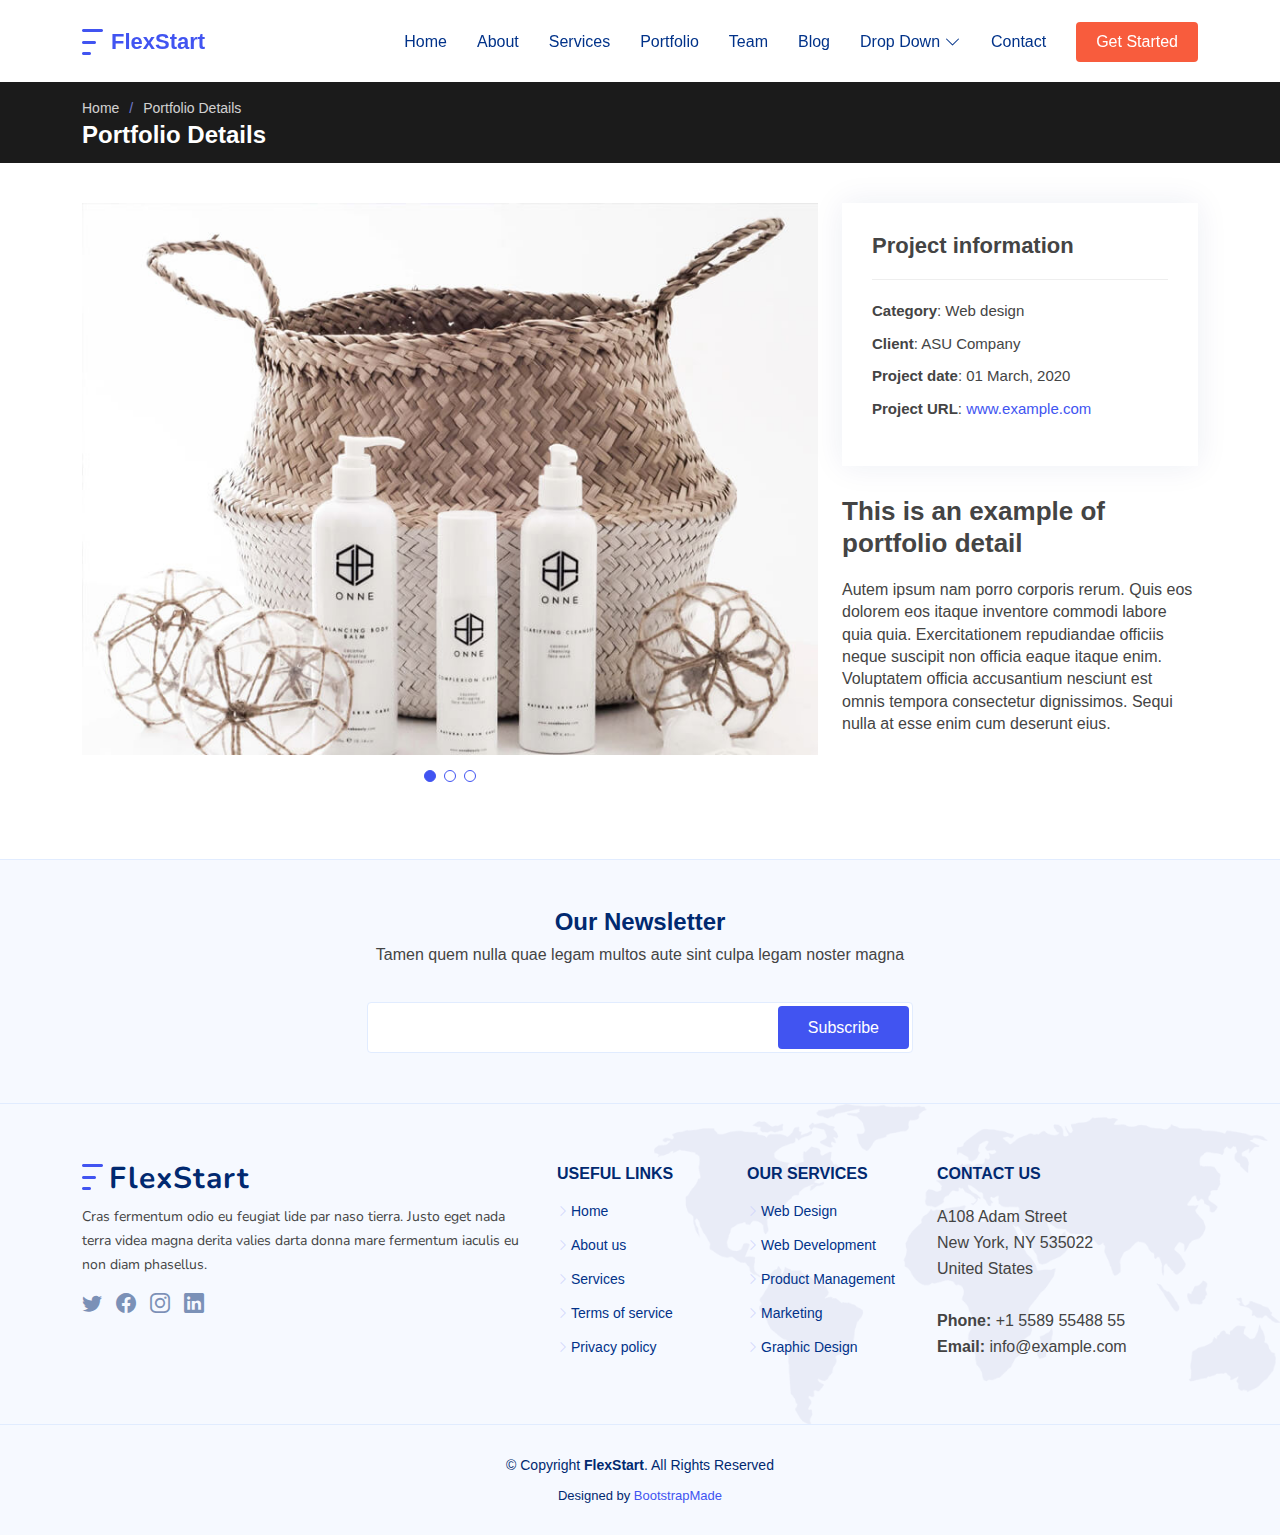
<file: portfolio-details.html>
<!DOCTYPE html>
<html lang="en">

<head>
  <meta charset="utf-8">
  <meta content="width=device-width, initial-scale=1.0" name="viewport">

  <title>Portfolio Details - FlexStart Bootstrap Template</title>
  <meta content="" name="description">
  <meta content="" name="keywords">

  <!-- Favicons -->
  <link href="assets/img/favicon.png" rel="icon">
  <link href="assets/img/apple-touch-icon.png" rel="apple-touch-icon">

  <!-- Google Fonts -->
  <link href="https://fonts.googleapis.com/css?family=Open+Sans:300,300i,400,400i,600,600i,700,700i|Nunito:300,300i,400,400i,600,600i,700,700i|Poppins:300,300i,400,400i,500,500i,600,600i,700,700i" rel="stylesheet">

  <!-- Vendor CSS Files -->
  <link href="assets/vendor/aos/aos.css" rel="stylesheet">
  <link href="assets/vendor/bootstrap/css/bootstrap.min.css" rel="stylesheet">
  <link href="assets/vendor/bootstrap-icons/bootstrap-icons.css" rel="stylesheet">
  <link href="assets/vendor/glightbox/css/glightbox.min.css" rel="stylesheet">
  <link href="assets/vendor/remixicon/remixicon.css" rel="stylesheet">
  <link href="assets/vendor/swiper/swiper-bundle.min.css" rel="stylesheet">

  <!-- Template Main CSS File -->
  <link href="assets/css/style.css" rel="stylesheet">

  <!-- =======================================================
  * Template Name: FlexStart - v1.12.0
  * Template URL: https://bootstrapmade.com/flexstart-bootstrap-startup-template/
  * Author: BootstrapMade.com
  * License: https://bootstrapmade.com/license/
  ======================================================== -->
</head>

<body>

  <!-- ======= Header ======= -->
  <header id="header" class="header fixed-top">
    <div class="container-fluid container-xl d-flex align-items-center justify-content-between">

      <a href="index.html" class="logo d-flex align-items-center">
        <img src="assets/img/logo.png" alt="">
        <span>FlexStart</span>
      </a>

      <nav id="navbar" class="navbar">
        <ul>
          <li><a class="nav-link scrollto " href="#hero">Home</a></li>
          <li><a class="nav-link scrollto" href="#about">About</a></li>
          <li><a class="nav-link scrollto" href="#services">Services</a></li>
          <li><a class="nav-link scrollto" href="#portfolio">Portfolio</a></li>
          <li><a class="nav-link scrollto" href="#team">Team</a></li>
          <li><a href="blog.html">Blog</a></li>
          <li class="dropdown"><a href="#"><span>Drop Down</span> <i class="bi bi-chevron-down"></i></a>
            <ul>
              <li><a href="#">Drop Down 1</a></li>
              <li class="dropdown"><a href="#"><span>Deep Drop Down</span> <i class="bi bi-chevron-right"></i></a>
                <ul>
                  <li><a href="#">Deep Drop Down 1</a></li>
                  <li><a href="#">Deep Drop Down 2</a></li>
                  <li><a href="#">Deep Drop Down 3</a></li>
                  <li><a href="#">Deep Drop Down 4</a></li>
                  <li><a href="#">Deep Drop Down 5</a></li>
                </ul>
              </li>
              <li><a href="#">Drop Down 2</a></li>
              <li><a href="#">Drop Down 3</a></li>
              <li><a href="#">Drop Down 4</a></li>
            </ul>
          </li>
          <li><a class="nav-link scrollto" href="#contact">Contact</a></li>
          <li><a class="getstarted scrollto" href="#about">Get Started</a></li>
        </ul>
        <i class="bi bi-list mobile-nav-toggle"></i>
      </nav><!-- .navbar -->

    </div>
  </header><!-- End Header -->

  <main id="main">

    <!-- ======= Breadcrumbs ======= -->
    <section class="breadcrumbs">
      <div class="container">

        <ol>
          <li><a href="index.html">Home</a></li>
          <li>Portfolio Details</li>
        </ol>
        <h2>Portfolio Details</h2>

      </div>
    </section><!-- End Breadcrumbs -->

    <!-- ======= Portfolio Details Section ======= -->
    <section id="portfolio-details" class="portfolio-details">
      <div class="container">

        <div class="row gy-4">

          <div class="col-lg-8">
            <div class="portfolio-details-slider swiper">
              <div class="swiper-wrapper align-items-center">

                <div class="swiper-slide">
                  <img src="assets/img/portfolio/portfolio-1.jpg" alt="">
                </div>

                <div class="swiper-slide">
                  <img src="assets/img/portfolio/portfolio-2.jpg" alt="">
                </div>

                <div class="swiper-slide">
                  <img src="assets/img/portfolio/portfolio-3.jpg" alt="">
                </div>

              </div>
              <div class="swiper-pagination"></div>
            </div>
          </div>

          <div class="col-lg-4">
            <div class="portfolio-info">
              <h3>Project information</h3>
              <ul>
                <li><strong>Category</strong>: Web design</li>
                <li><strong>Client</strong>: ASU Company</li>
                <li><strong>Project date</strong>: 01 March, 2020</li>
                <li><strong>Project URL</strong>: <a href="#">www.example.com</a></li>
              </ul>
            </div>
            <div class="portfolio-description">
              <h2>This is an example of portfolio detail</h2>
              <p>
                Autem ipsum nam porro corporis rerum. Quis eos dolorem eos itaque inventore commodi labore quia quia. Exercitationem repudiandae officiis neque suscipit non officia eaque itaque enim. Voluptatem officia accusantium nesciunt est omnis tempora consectetur dignissimos. Sequi nulla at esse enim cum deserunt eius.
              </p>
            </div>
          </div>

        </div>

      </div>
    </section><!-- End Portfolio Details Section -->

  </main><!-- End #main -->

  <!-- ======= Footer ======= -->
  <footer id="footer" class="footer">

    <div class="footer-newsletter">
      <div class="container">
        <div class="row justify-content-center">
          <div class="col-lg-12 text-center">
            <h4>Our Newsletter</h4>
            <p>Tamen quem nulla quae legam multos aute sint culpa legam noster magna</p>
          </div>
          <div class="col-lg-6">
            <form action="" method="post">
              <input type="email" name="email"><input type="submit" value="Subscribe">
            </form>
          </div>
        </div>
      </div>
    </div>

    <div class="footer-top">
      <div class="container">
        <div class="row gy-4">
          <div class="col-lg-5 col-md-12 footer-info">
            <a href="index.html" class="logo d-flex align-items-center">
              <img src="assets/img/logo.png" alt="">
              <span>FlexStart</span>
            </a>
            <p>Cras fermentum odio eu feugiat lide par naso tierra. Justo eget nada terra videa magna derita valies darta donna mare fermentum iaculis eu non diam phasellus.</p>
            <div class="social-links mt-3">
              <a href="#" class="twitter"><i class="bi bi-twitter"></i></a>
              <a href="#" class="facebook"><i class="bi bi-facebook"></i></a>
              <a href="#" class="instagram"><i class="bi bi-instagram"></i></a>
              <a href="#" class="linkedin"><i class="bi bi-linkedin"></i></a>
            </div>
          </div>

          <div class="col-lg-2 col-6 footer-links">
            <h4>Useful Links</h4>
            <ul>
              <li><i class="bi bi-chevron-right"></i> <a href="#">Home</a></li>
              <li><i class="bi bi-chevron-right"></i> <a href="#">About us</a></li>
              <li><i class="bi bi-chevron-right"></i> <a href="#">Services</a></li>
              <li><i class="bi bi-chevron-right"></i> <a href="#">Terms of service</a></li>
              <li><i class="bi bi-chevron-right"></i> <a href="#">Privacy policy</a></li>
            </ul>
          </div>

          <div class="col-lg-2 col-6 footer-links">
            <h4>Our Services</h4>
            <ul>
              <li><i class="bi bi-chevron-right"></i> <a href="#">Web Design</a></li>
              <li><i class="bi bi-chevron-right"></i> <a href="#">Web Development</a></li>
              <li><i class="bi bi-chevron-right"></i> <a href="#">Product Management</a></li>
              <li><i class="bi bi-chevron-right"></i> <a href="#">Marketing</a></li>
              <li><i class="bi bi-chevron-right"></i> <a href="#">Graphic Design</a></li>
            </ul>
          </div>

          <div class="col-lg-3 col-md-12 footer-contact text-center text-md-start">
            <h4>Contact Us</h4>
            <p>
              A108 Adam Street <br>
              New York, NY 535022<br>
              United States <br><br>
              <strong>Phone:</strong> +1 5589 55488 55<br>
              <strong>Email:</strong> info@example.com<br>
            </p>

          </div>

        </div>
      </div>
    </div>

    <div class="container">
      <div class="copyright">
        &copy; Copyright <strong><span>FlexStart</span></strong>. All Rights Reserved
      </div>
      <div class="credits">
        <!-- All the links in the footer should remain intact. -->
        <!-- You can delete the links only if you purchased the pro version. -->
        <!-- Licensing information: https://bootstrapmade.com/license/ -->
        <!-- Purchase the pro version with working PHP/AJAX contact form: https://bootstrapmade.com/flexstart-bootstrap-startup-template/ -->
        Designed by <a href="https://bootstrapmade.com/">BootstrapMade</a>
      </div>
    </div>
  </footer><!-- End Footer -->

  <a href="#" class="back-to-top d-flex align-items-center justify-content-center"><i class="bi bi-arrow-up-short"></i></a>

  <!-- Vendor JS Files -->
  <script src="assets/vendor/purecounter/purecounter_vanilla.js"></script>
  <script src="assets/vendor/aos/aos.js"></script>
  <script src="assets/vendor/bootstrap/js/bootstrap.bundle.min.js"></script>
  <script src="assets/vendor/glightbox/js/glightbox.min.js"></script>
  <script src="assets/vendor/isotope-layout/isotope.pkgd.min.js"></script>
  <script src="assets/vendor/swiper/swiper-bundle.min.js"></script>
  <script src="assets/vendor/php-email-form/validate.js"></script>

  <!-- Template Main JS File -->
  <script src="assets/js/main.js"></script>

</body>

</html>
</file>
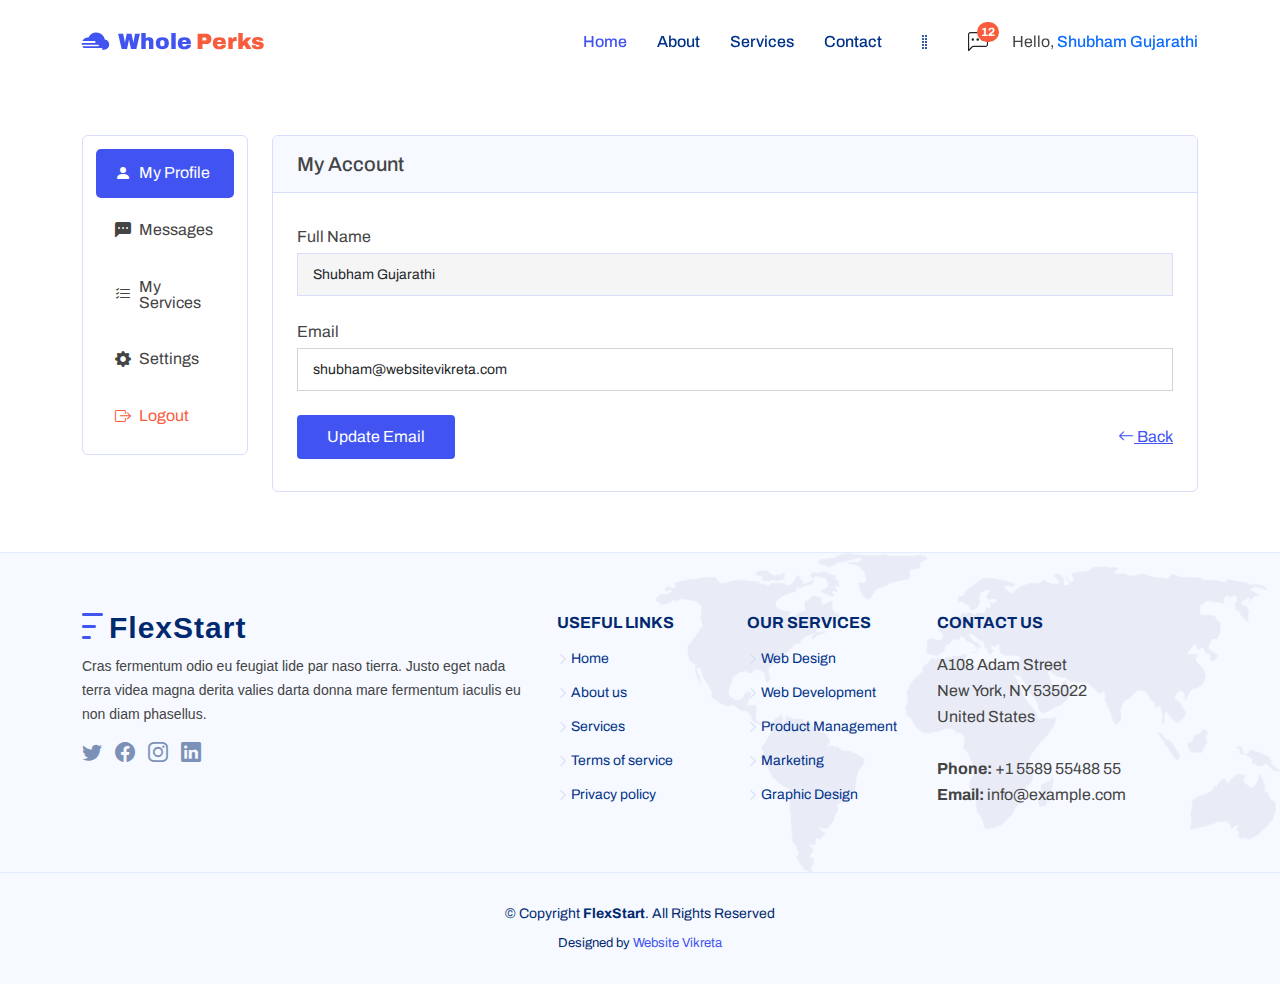
<file: profile.html>
<!DOCTYPE html>
<html lang="en">

<head>
   <meta charset="utf-8">
   <meta content="width=device-width, initial-scale=1.0" name="viewport">

   <title>FlexStart Bootstrap Template - Index</title>
   <meta content="" name="description">

   <meta content="" name="keywords">

   <!-- Favicons -->
   <link href="assets/img/favicon.png" rel="icon">
   <link href="assets/img/apple-touch-icon.png" rel="apple-touch-icon">

   <!-- Google Fonts -->
   <link rel="preconnect" href="https://fonts.googleapis.com">
   <link rel="preconnect" href="https://fonts.gstatic.com" crossorigin>
   <link href="https://fonts.googleapis.com/css2?family=Archivo:wght@100;200;300;400;500;600;700;800;900&display=swap"
      rel="stylesheet">

   <!-- Vendor CSS Files -->
   <link href="assets/vendor/aos/aos.css" rel="stylesheet">
   <link href="assets/vendor/bootstrap/css/bootstrap.min.css" rel="stylesheet">
   <link href="assets/vendor/bootstrap-icons/bootstrap-icons.css" rel="stylesheet">
   <link href="assets/vendor/glightbox/css/glightbox.min.css" rel="stylesheet">
   <link href="assets/vendor/remixicon/remixicon.css" rel="stylesheet">
   <link href="assets/vendor/swiper/swiper-bundle.min.css" rel="stylesheet">

   <!-- Template Main CSS File -->
   <link href="assets/css/style.css" rel="stylesheet">
</head>

<body>

   <!-- ======= Header ======= -->
   <header id="header" class="header fixed-top">
      <div class="container-fluid container-xl d-flex align-items-center justify-content-between">

         <a href="index.html" class="logo d-flex align-items-center">
            <i class="bi bi-cloud-fog2-fill"></i>
            <span>Whole <span class="text-danger">Perks</span></span>
         </a>

         <nav id="navbar" class="navbar">
            <ul>
               <li><a class="nav-link scrollto active" href="#hero">Home</a></li>
               <li><a class="nav-link scrollto" href="#about">About</a></li>
               <li><a class="nav-link scrollto" href="#services">Services</a></li>
               <li><a class="nav-link scrollto" href="./contact.html">Contact</a></li>
               <li class="md-hide"><a href="" class="nav-link scrollto"><i class="bi bi-grip-vertical"></i></a></li>


               <li>
                  <a class="nav-link scrollto text-dark position-relative" href="#">
                     <i class="bi bi-chat-left-dots fs-5"></i>
                     <span
                        class="badge rounded-pill bg-danger position-absolute top-0 start-100 translate-middle-x p-1">12</span>
                  </a>
               </li>
               <li>
                  <p class="scrollto d-flex gap-0 align-items-center m-0 ps-4">
                     Hello,&nbsp; <a href="#" class="text-primary p-0">Shubham Gujarathi</a>
                  </p>
               </li>
            </ul>
            <i class="bi bi-list mobile-nav-toggle"></i>
         </nav><!-- .navbar -->

      </div>
   </header><!-- End Header -->

   <!-- ======= Hero Section ======= -->
   <section id="hero" class="profile-wrapper d-flex align-items-center">
      <div class="container">
         <div class="row flex-lg-row-reverse">
            <div class="col-lg-10 col-lg-10 col-12">
               <div class="card p-0">
                  <div class="card-header">
                     <h5 class="m-0 p-2">My Account</h5>
                  </div>

                  <div class="form p-3 p-lg-4">
                     <form action="#" method="post" class="php-email-form  my-2">
                        <div class="row gy-4">
                           <div class="col-md-12">
                              <label for="" class="mb-1">Full Name</label>
                              <input type="text" name="name" class="form-control cursor-disable" placeholder="Email"
                                 value="Shubham Gujarathi" disabled title="You cannot update name">
                           </div>
                           <div class="col-md-12">
                              <label for="" class="mb-1">Email</label>
                              <input type="text" name="name" class="form-control" placeholder="Email"
                                 value="shubham@websitevikreta.com">
                           </div>
                           <div class="col-md-12">
                              <div class="loading">Loading</div>
                              <div class="error-message"></div>
                              <div class="sent-message">Your message has been sent. Thank you!</div>
                              <div class="d-flex justify-content-between">
                                 <button type="submit" class="btn">
                                    <span>Update Email</span>
                                 </button>
                                 <button type="submit" class="btn btn-link fs-6">
                                    <span><i class="bi bi-arrow-left"></i> Back</span>
                                 </button>
                              </div>
                           </div>
                        </div>
                     </form>
                  </div>
               </div>
            </div>
            <div class="col-lg-2 col-lg-2 col-12 mt-3 mt-lg-0">
               <nav class="nav sidebar flex-column card">
                  <a class="nav-link active" aria-current="page" href="#">
                     <i class="bi bi-person-fill"></i>
                     <span>My Profile</span>
                  </a>
                  <a class="nav-link" href="#">
                     <i class="bi bi-chat-left-dots-fill"></i>
                     <span>Messages</span>
                  </a>
                  <a class="nav-link" href="#">
                     <i class="bi bi-list-check"></i>
                     <span>My Services</span>
                  </a>
                  <a class="nav-link" href="#">
                     <i class="bi bi-gear-fill"></i>
                     <span>Settings</span>
                  </a>
                  <a class="nav-link text-danger" href="#">
                     <i class="bi bi-box-arrow-right"></i>
                     <span>Logout</span>
                  </a>
               </nav>
            </div>
         </div>
      </div>
   </section><!-- End Hero -->

   <main id="main">

   </main><!-- End #main -->

   <!-- ======= Footer ======= -->
   <footer id="footer" class="footer">

      <div class="footer-top">
         <div class="container">
            <div class="row gy-4">
               <div class="col-lg-5 col-md-12 footer-info">
                  <a href="index.html" class="logo d-flex align-items-center">
                     <img src="assets/img/logo.png" alt="">
                     <span>FlexStart</span>
                  </a>
                  <p>Cras fermentum odio eu feugiat lide par naso tierra. Justo eget nada terra videa magna derita
                     valies darta donna mare fermentum iaculis eu non diam phasellus.</p>
                  <div class="social-links mt-3">
                     <a href="#" class="twitter"><i class="bi bi-twitter"></i></a>
                     <a href="#" class="facebook"><i class="bi bi-facebook"></i></a>
                     <a href="#" class="instagram"><i class="bi bi-instagram"></i></a>
                     <a href="#" class="linkedin"><i class="bi bi-linkedin"></i></a>
                  </div>
               </div>

               <div class="col-lg-2 col-6 footer-links">
                  <h4>Useful Links</h4>
                  <ul>
                     <li><i class="bi bi-chevron-right"></i> <a href="#">Home</a></li>
                     <li><i class="bi bi-chevron-right"></i> <a href="#">About us</a></li>
                     <li><i class="bi bi-chevron-right"></i> <a href="#">Services</a></li>
                     <li><i class="bi bi-chevron-right"></i> <a href="#">Terms of service</a></li>
                     <li><i class="bi bi-chevron-right"></i> <a href="#">Privacy policy</a></li>
                  </ul>
               </div>

               <div class="col-lg-2 col-6 footer-links">
                  <h4>Our Services</h4>
                  <ul>
                     <li><i class="bi bi-chevron-right"></i> <a href="#">Web Design</a></li>
                     <li><i class="bi bi-chevron-right"></i> <a href="#">Web Development</a></li>
                     <li><i class="bi bi-chevron-right"></i> <a href="#">Product Management</a></li>
                     <li><i class="bi bi-chevron-right"></i> <a href="#">Marketing</a></li>
                     <li><i class="bi bi-chevron-right"></i> <a href="#">Graphic Design</a></li>
                  </ul>
               </div>

               <div class="col-lg-3 col-md-12 footer-contact text-center text-md-start">
                  <h4>Contact Us</h4>
                  <p>
                     A108 Adam Street <br>
                     New York, NY 535022<br>
                     United States <br><br>
                     <strong>Phone:</strong> +1 5589 55488 55<br>
                     <strong>Email:</strong> info@example.com<br>
                  </p>

               </div>

            </div>
         </div>
      </div>

      <div class="container">
         <div class="copyright">
            &copy; Copyright <strong><span>FlexStart</span></strong>. All Rights Reserved
         </div>
         <div class="credits">
            Designed by <a href="https://www.websitevikreta.com/">Website Vikreta</a>
         </div>
      </div>
   </footer><!-- End Footer -->

   <a href="#" class="back-to-top d-flex align-items-center justify-content-center"><i
         class="bi bi-arrow-up-short"></i></a>

   <!-- Vendor JS Files -->
   <script src="assets/vendor/purecounter/purecounter_vanilla.js"></script>
   <script src="assets/vendor/aos/aos.js"></script>
   <script src="assets/vendor/bootstrap/js/bootstrap.bundle.min.js"></script>
   <script src="assets/vendor/glightbox/js/glightbox.min.js"></script>
   <script src="assets/vendor/isotope-layout/isotope.pkgd.min.js"></script>
   <script src="assets/vendor/swiper/swiper-bundle.min.js"></script>
   <script src="assets/vendor/php-email-form/validate.js"></script>

   <!-- Template Main JS File -->
   <script src="assets/js/main.js"></script>

</body>

</html>
</file>
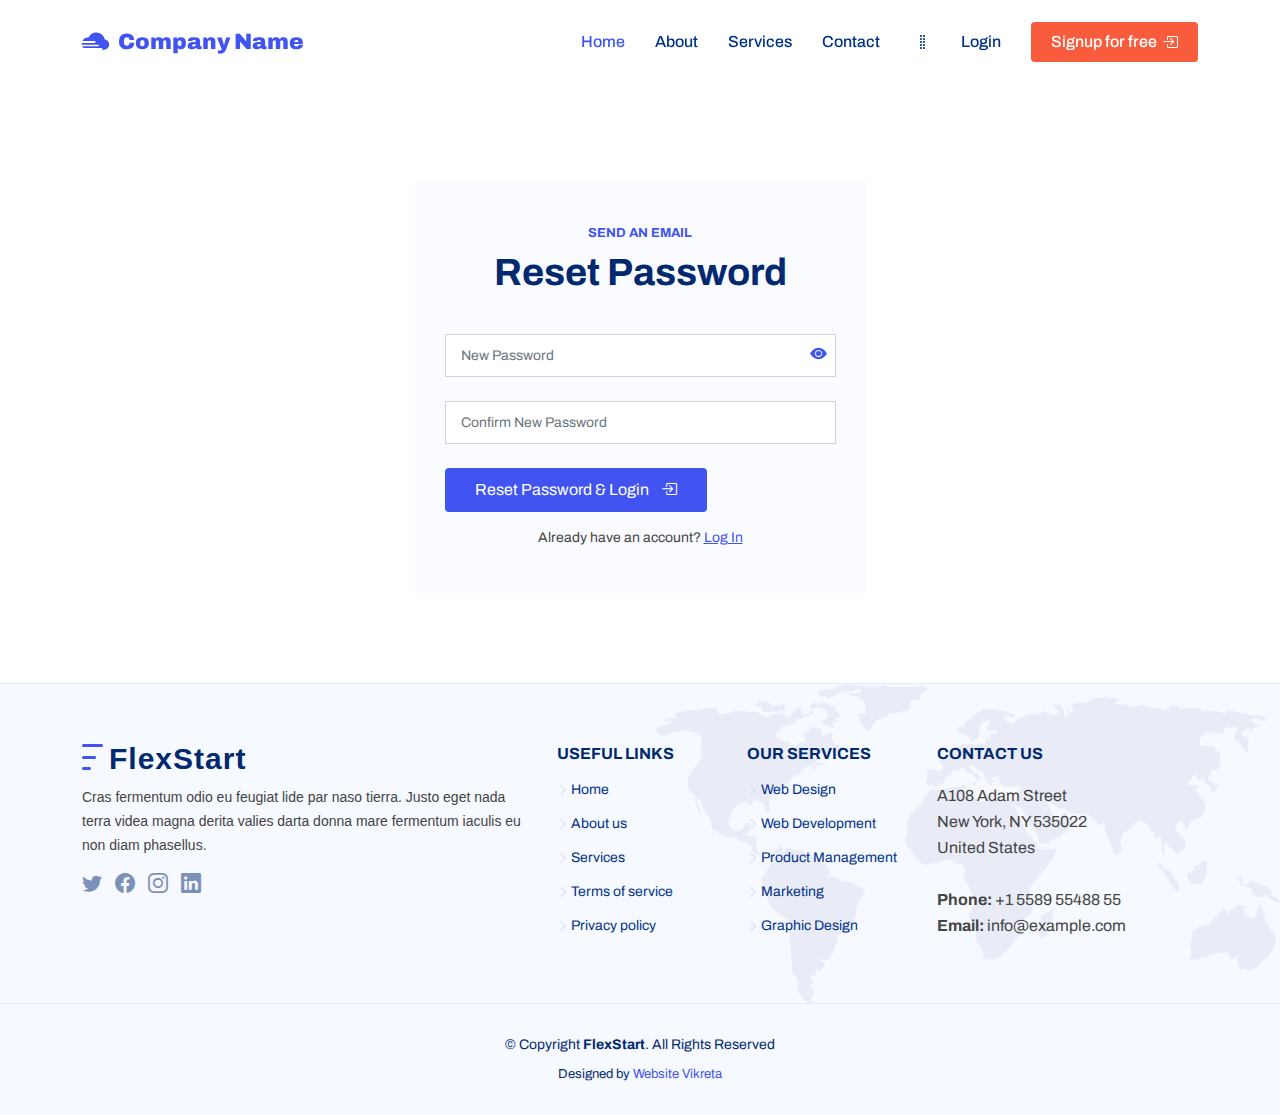
<file: reset-password.html>
<!DOCTYPE html>
<html lang="en">

<head>
   <meta charset="utf-8">
   <meta content="width=device-width, initial-scale=1.0" name="viewport">

   <title>FlexStart Bootstrap Template - Index</title>
   <meta content="" name="description">

   <meta content="" name="keywords">

   <!-- Favicons -->
   <link href="assets/img/favicon.png" rel="icon">
   <link href="assets/img/apple-touch-icon.png" rel="apple-touch-icon">

   <!-- Google Fonts -->
   <link rel="preconnect" href="https://fonts.googleapis.com">
   <link rel="preconnect" href="https://fonts.gstatic.com" crossorigin>
   <link href="https://fonts.googleapis.com/css2?family=Archivo:wght@100;200;300;400;500;600;700;800;900&display=swap"
      rel="stylesheet">

   <!-- Vendor CSS Files -->
   <link href="assets/vendor/bootstrap/css/bootstrap.min.css" rel="stylesheet">
   <link href="assets/vendor/bootstrap-icons/bootstrap-icons.css" rel="stylesheet">

   <!-- Template Main CSS File -->
   <link href="assets/css/style.css" rel="stylesheet">
</head>

<body>

   <!-- ======= Header ======= -->
   <header id="header" class="header fixed-top">
      <div class="container-fluid container-xl d-flex align-items-center justify-content-between">

         <a href="index.html" class="logo d-flex align-items-center">
            <i class="bi bi-cloud-fog2-fill"></i>
            <span>Company Name</span>
         </a>

         <nav id="navbar" class="navbar">
            <ul>
               <li><a class="nav-link scrollto active" href="#hero">Home</a></li>
               <li><a class="nav-link scrollto" href="#about">About</a></li>
               <li><a class="nav-link scrollto" href="#services">Services</a></li>
               <li><a class="nav-link scrollto" href="./contact.html">Contact</a></li>
               <li class="md-hide"><a href="" class="nav-link scrollto"><i class="bi bi-grip-vertical"></i></a></li>
               <li><a class="nav-link scrollto" href="./login.html">Login</a></li>
               <li><a class="getstarted scrollto" href="./signup.html">
                     <span>Signup for free</span> <i class="bi bi-box-arrow-in-right"></i>
                  </a></li>
            </ul>
            <i class="bi bi-list mobile-nav-toggle"></i>
         </nav><!-- .navbar -->

      </div>
   </header><!-- End Header -->


   <main id="main">

      <!-- ======= Contact Section ======= -->
      <section id="loginForm" class="contact">

         <div class="container" data-aos="fade-up">

            <div class="row gy-4">
               <div class="col-lg-5 mx-auto">
                  <form action="#" method="post" class="php-email-form">
                     <div class="row gy-4">
                        <div class="section-header py-3">
                           <h2>Send an Email</h2>
                           <p>Reset Password</p>
                        </div>

                        <div class="col-md-12 position-relative">
                           <input type="password" class="form-control pe-5" id="password" name="password"
                              placeholder="New Password">

                           <i class="bi bi-eye-fill position-absolute passwordVisibility" id="passwordVisibility"></i>
                        </div>
                        <div class="col-md-12 position-relative">
                           <input type="password" class="form-control pe-5" id="password" name="password"
                              placeholder="Confirm New Password">

                        </div>

                        <div class="col-md-12 text-center">
                           <div class="loading">Loading</div>
                           <div class="error-message"></div>
                           <div class="sent-message">Your message has been sent. Thank you!</div>

                           <button type="submit" class="btn">
                              <span>Reset Password & Login</span>
                              <i class="bi bi-box-arrow-in-right ms-lg-1"></i>
                           </button>

                           <p class="mt-3 small">
                              Already have an account?
                              <a class="text-decoration-underline" href="./login.html">Log In</a>
                           </p>
                        </div>


                     </div>
                  </form>

               </div>

            </div>

         </div>

      </section><!-- End Contact Section -->

   </main><!-- End #main -->

   <!-- ======= Footer ======= -->
   <footer id="footer" class="footer">

      <div class="footer-top">
         <div class="container">
            <div class="row gy-4">
               <div class="col-lg-5 col-md-12 footer-info">
                  <a href="index.html" class="logo d-flex align-items-center">
                     <img src="assets/img/logo.png" alt="">
                     <span>FlexStart</span>
                  </a>
                  <p>Cras fermentum odio eu feugiat lide par naso tierra. Justo eget nada terra videa magna derita
                     valies darta donna mare fermentum iaculis eu non diam phasellus.</p>
                  <div class="social-links mt-3">
                     <a href="#" class="twitter"><i class="bi bi-twitter"></i></a>
                     <a href="#" class="facebook"><i class="bi bi-facebook"></i></a>
                     <a href="#" class="instagram"><i class="bi bi-instagram"></i></a>
                     <a href="#" class="linkedin"><i class="bi bi-linkedin"></i></a>
                  </div>
               </div>

               <div class="col-lg-2 col-6 footer-links">
                  <h4>Useful Links</h4>
                  <ul>
                     <li><i class="bi bi-chevron-right"></i> <a href="#">Home</a></li>
                     <li><i class="bi bi-chevron-right"></i> <a href="#">About us</a></li>
                     <li><i class="bi bi-chevron-right"></i> <a href="#">Services</a></li>
                     <li><i class="bi bi-chevron-right"></i> <a href="#">Terms of service</a></li>
                     <li><i class="bi bi-chevron-right"></i> <a href="#">Privacy policy</a></li>
                  </ul>
               </div>

               <div class="col-lg-2 col-6 footer-links">
                  <h4>Our Services</h4>
                  <ul>
                     <li><i class="bi bi-chevron-right"></i> <a href="#">Web Design</a></li>
                     <li><i class="bi bi-chevron-right"></i> <a href="#">Web Development</a></li>
                     <li><i class="bi bi-chevron-right"></i> <a href="#">Product Management</a></li>
                     <li><i class="bi bi-chevron-right"></i> <a href="#">Marketing</a></li>
                     <li><i class="bi bi-chevron-right"></i> <a href="#">Graphic Design</a></li>
                  </ul>
               </div>

               <div class="col-lg-3 col-md-12 footer-contact text-center text-md-start">
                  <h4>Contact Us</h4>
                  <p>
                     A108 Adam Street <br>
                     New York, NY 535022<br>
                     United States <br><br>
                     <strong>Phone:</strong> +1 5589 55488 55<br>
                     <strong>Email:</strong> info@example.com<br>
                  </p>

               </div>

            </div>
         </div>
      </div>

      <div class="container">
         <div class="copyright">
            &copy; Copyright <strong><span>FlexStart</span></strong>. All Rights Reserved
         </div>
         <div class="credits">
            Designed by <a href="https://www.websitevikreta.com/">Website Vikreta</a>
         </div>
      </div>
   </footer><!-- End Footer -->

   <a href="#" class="back-to-top d-flex align-items-center justify-content-center"><i
         class="bi bi-arrow-up-short"></i></a>

   <!-- Vendor JS Files -->
   <script src="assets/vendor/jquery/jquery-3.6.0.min.js"></script>
   <script src="assets/vendor/bootstrap/js/bootstrap.bundle.min.js"></script>

   <!-- Template Main JS File -->
   <script src="assets/js/global.js"></script>
   <script src="assets/js/main.js"></script>
   <script src="assets/js/forms.js"></script>

</body>

</html>
</file>
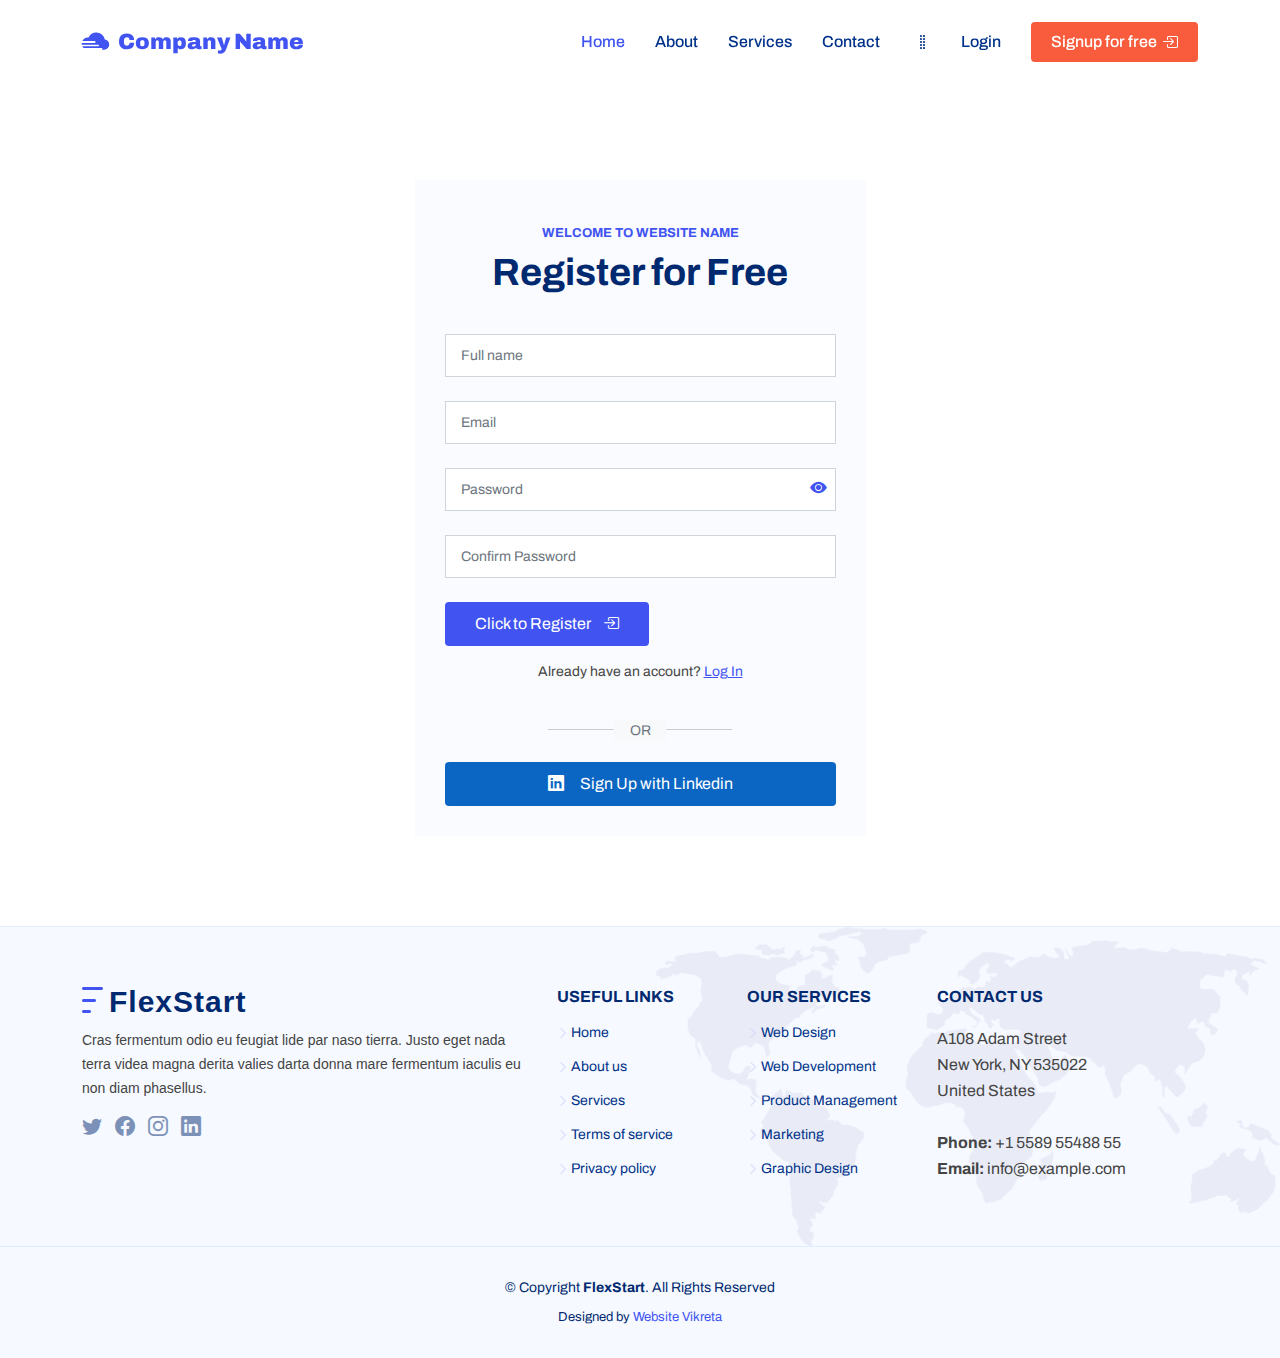
<file: signup.html>
<!DOCTYPE html>
<html lang="en">

<head>
   <meta charset="utf-8">
   <meta content="width=device-width, initial-scale=1.0" name="viewport">

   <title>FlexStart Bootstrap Template - Index</title>
   <meta content="" name="description">

   <meta content="" name="keywords">

   <!-- Favicons -->
   <link href="assets/img/favicon.png" rel="icon">
   <link href="assets/img/apple-touch-icon.png" rel="apple-touch-icon">

   <!-- Google Fonts -->
   <link rel="preconnect" href="https://fonts.googleapis.com">
   <link rel="preconnect" href="https://fonts.gstatic.com" crossorigin>
   <link href="https://fonts.googleapis.com/css2?family=Archivo:wght@100;200;300;400;500;600;700;800;900&display=swap"
      rel="stylesheet">

   <!-- Vendor CSS Files -->
   <link href="assets/vendor/bootstrap/css/bootstrap.min.css" rel="stylesheet">
   <link href="assets/vendor/bootstrap-icons/bootstrap-icons.css" rel="stylesheet">

   <!-- Template Main CSS File -->
   <link href="assets/css/style.css" rel="stylesheet">
</head>

<body>

   <!-- ======= Header ======= -->
   <header id="header" class="header fixed-top">
      <div class="container-fluid container-xl d-flex align-items-center justify-content-between">

         <a href="index.html" class="logo d-flex align-items-center">
            <i class="bi bi-cloud-fog2-fill"></i>
            <span>Company Name</span>
         </a>

         <nav id="navbar" class="navbar">
            <ul>
               <li><a class="nav-link scrollto active" href="#hero">Home</a></li>
               <li><a class="nav-link scrollto" href="#about">About</a></li>
               <li><a class="nav-link scrollto" href="#services">Services</a></li>
               <li><a class="nav-link scrollto" href="./contact.html">Contact</a></li>
               <li class="md-hide"><a href="" class="nav-link scrollto"><i class="bi bi-grip-vertical"></i></a></li>
               <li><a class="nav-link scrollto" href="./login.html">Login</a></li>
               <li><a class="getstarted scrollto" href="./signup.html">
                     <span>Signup for free</span> <i class="bi bi-box-arrow-in-right"></i>
                  </a></li>
            </ul>
            <i class="bi bi-list mobile-nav-toggle"></i>
         </nav><!-- .navbar -->

      </div>
   </header><!-- End Header -->


   <main id="main">

      <!-- ======= Contact Section ======= -->
      <section id="loginForm" class="contact">

         <div class="container" data-aos="fade-up">

            <div class="row gy-4">
               <div class="col-lg-5 mx-auto">
                  <form action="#" method="post" class="php-email-form">
                     <div class="row gy-4">
                        <div class="section-header py-3">
                           <h2>Welcome to Website Name</h2>
                           <p>Register for Free</p>
                        </div>
                        <div class="col-md-12">
                           <input type="text" name="name" class="form-control" placeholder="Full name">
                        </div>

                        <div class="col-md-12">
                           <input type="text" name="email" class="form-control" placeholder="Email">
                        </div>

                        <div class="col-md-12 position-relative">
                           <input type="password" class="form-control pe-5" id="password" name="password"
                              placeholder="Password">

                           <i class="bi bi-eye-fill position-absolute passwordVisibility" id="passwordVisibility"></i>
                        </div>
                        <div class="col-md-12 position-relative">
                           <input type="password" class="form-control pe-5" id="confirmPassword" name="confirmPassword"
                              placeholder="Confirm Password">

                        </div>

                        <div class="col-md-12 text-center">
                           <div class="loading">Loading</div>
                           <div class="error-message"></div>
                           <div class="sent-message">Your message has been sent. Thank you!</div>

                           <button type="submit" class="btn">
                              <span>Click to Register</span>
                              <i class="bi bi-box-arrow-in-right ms-lg-1"></i>
                           </button>

                           <p class="mt-3 small">
                              Already have an account?
                              <a class="text-decoration-underline" href="./login.html">Log In</a>
                           </p>
                        </div>

                        <div class="position-relative w-50 mx-auto">
                           <hr class="my-2">
                           <span
                              class="small px-3 text-secondary bg-light position-absolute top-50 start-50 translate-middle">OR</span>
                        </div>

                        <div>
                           <button class="btn btn-primary btn-linkedin w-100">
                              <i class="bi bi-linkedin"></i>
                              <span class="ps-2">Sign Up with Linkedin</span>
                           </button>
                        </div>

                     </div>
                  </form>

               </div>

            </div>

         </div>

      </section><!-- End Contact Section -->

   </main><!-- End #main -->

   <!-- ======= Footer ======= -->
   <footer id="footer" class="footer">

      <div class="footer-top">
         <div class="container">
            <div class="row gy-4">
               <div class="col-lg-5 col-md-12 footer-info">
                  <a href="index.html" class="logo d-flex align-items-center">
                     <img src="assets/img/logo.png" alt="">
                     <span>FlexStart</span>
                  </a>
                  <p>Cras fermentum odio eu feugiat lide par naso tierra. Justo eget nada terra videa magna derita
                     valies darta donna mare fermentum iaculis eu non diam phasellus.</p>
                  <div class="social-links mt-3">
                     <a href="#" class="twitter"><i class="bi bi-twitter"></i></a>
                     <a href="#" class="facebook"><i class="bi bi-facebook"></i></a>
                     <a href="#" class="instagram"><i class="bi bi-instagram"></i></a>
                     <a href="#" class="linkedin"><i class="bi bi-linkedin"></i></a>
                  </div>
               </div>

               <div class="col-lg-2 col-6 footer-links">
                  <h4>Useful Links</h4>
                  <ul>
                     <li><i class="bi bi-chevron-right"></i> <a href="#">Home</a></li>
                     <li><i class="bi bi-chevron-right"></i> <a href="#">About us</a></li>
                     <li><i class="bi bi-chevron-right"></i> <a href="#">Services</a></li>
                     <li><i class="bi bi-chevron-right"></i> <a href="#">Terms of service</a></li>
                     <li><i class="bi bi-chevron-right"></i> <a href="#">Privacy policy</a></li>
                  </ul>
               </div>

               <div class="col-lg-2 col-6 footer-links">
                  <h4>Our Services</h4>
                  <ul>
                     <li><i class="bi bi-chevron-right"></i> <a href="#">Web Design</a></li>
                     <li><i class="bi bi-chevron-right"></i> <a href="#">Web Development</a></li>
                     <li><i class="bi bi-chevron-right"></i> <a href="#">Product Management</a></li>
                     <li><i class="bi bi-chevron-right"></i> <a href="#">Marketing</a></li>
                     <li><i class="bi bi-chevron-right"></i> <a href="#">Graphic Design</a></li>
                  </ul>
               </div>

               <div class="col-lg-3 col-md-12 footer-contact text-center text-md-start">
                  <h4>Contact Us</h4>
                  <p>
                     A108 Adam Street <br>
                     New York, NY 535022<br>
                     United States <br><br>
                     <strong>Phone:</strong> +1 5589 55488 55<br>
                     <strong>Email:</strong> info@example.com<br>
                  </p>

               </div>

            </div>
         </div>
      </div>

      <div class="container">
         <div class="copyright">
            &copy; Copyright <strong><span>FlexStart</span></strong>. All Rights Reserved
         </div>
         <div class="credits">
            Designed by <a href="https://www.websitevikreta.com/">Website Vikreta</a>
         </div>
      </div>
   </footer><!-- End Footer -->

   <a href="#" class="back-to-top d-flex align-items-center justify-content-center"><i
         class="bi bi-arrow-up-short"></i></a>

   <!-- Vendor JS Files -->
   <script src="assets/vendor/jquery/jquery-3.6.0.min.js"></script>
   <script src="assets/vendor/bootstrap/js/bootstrap.bundle.min.js"></script>

   <!-- Template Main JS File -->
   <script src="assets/js/global.js"></script>
   <script src="assets/js/main.js"></script>
   <script src="assets/js/forms.js"></script>

</body>

</html>
</file>
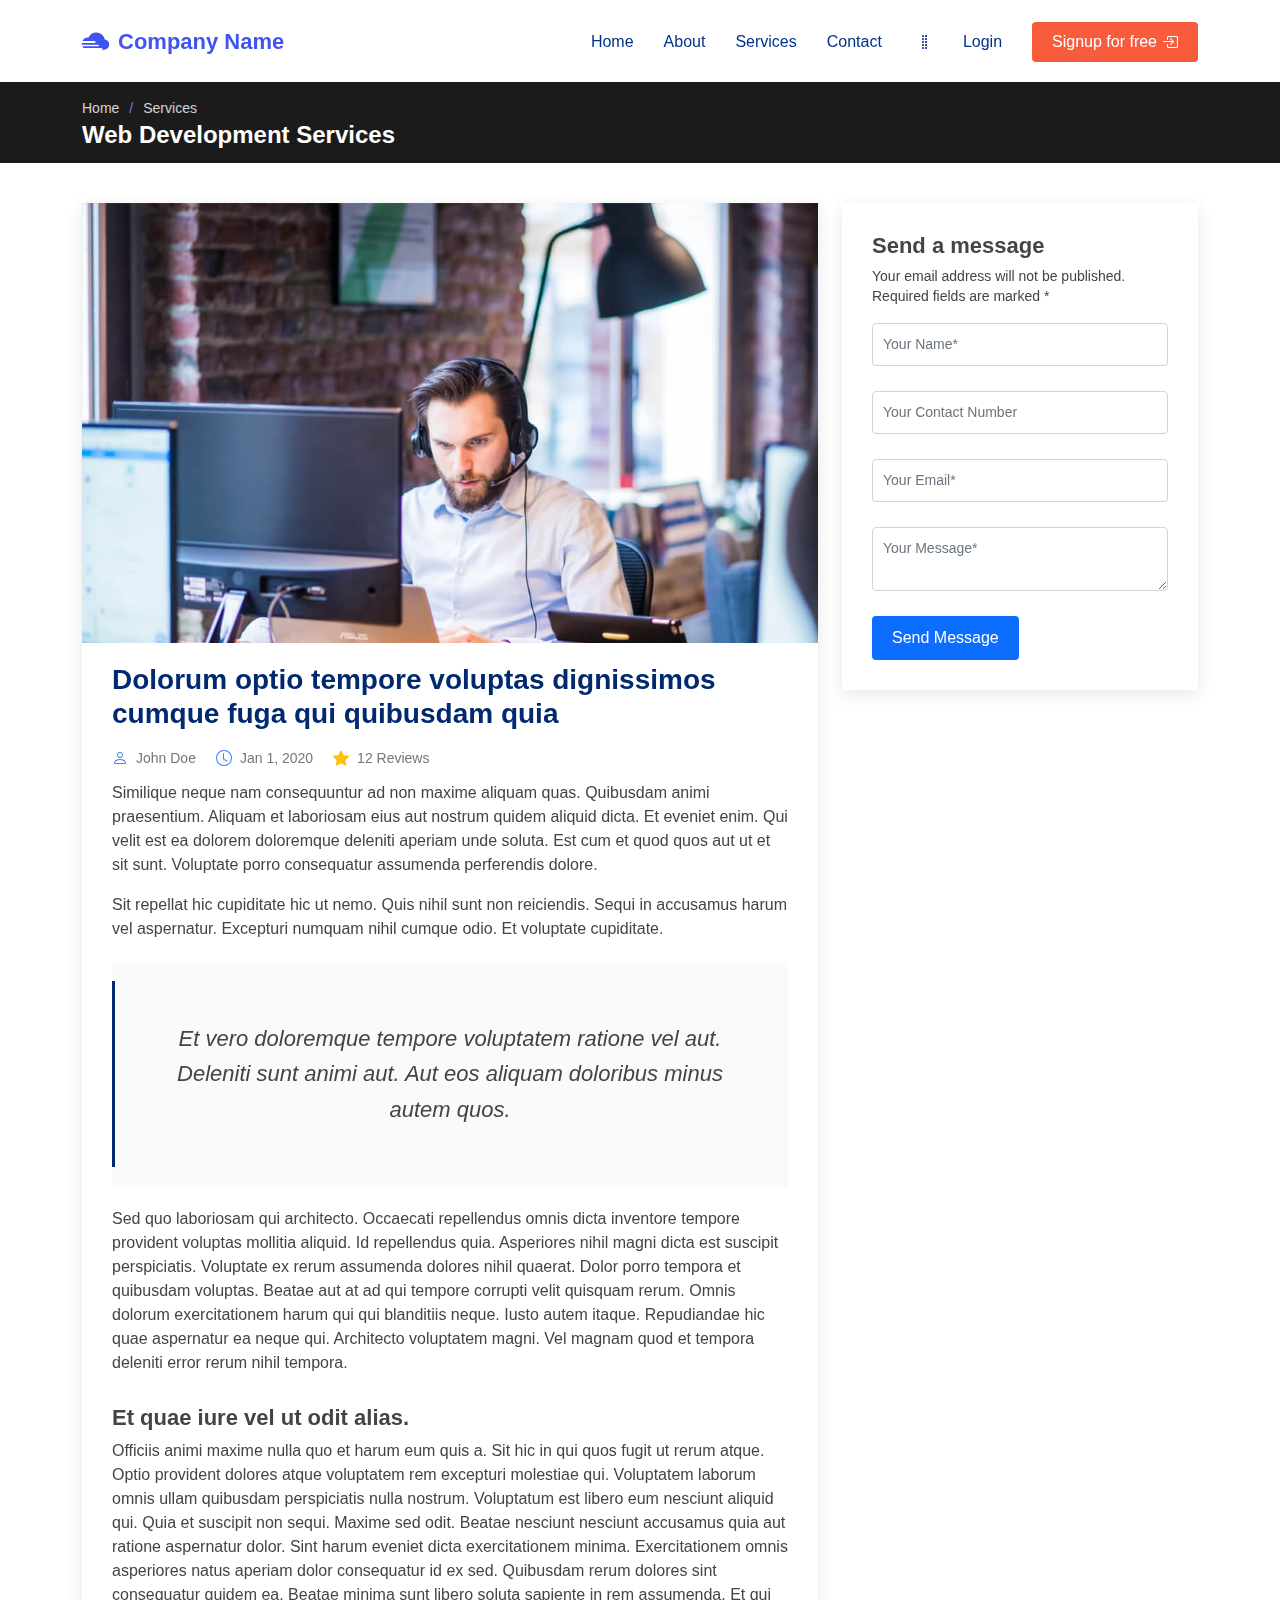
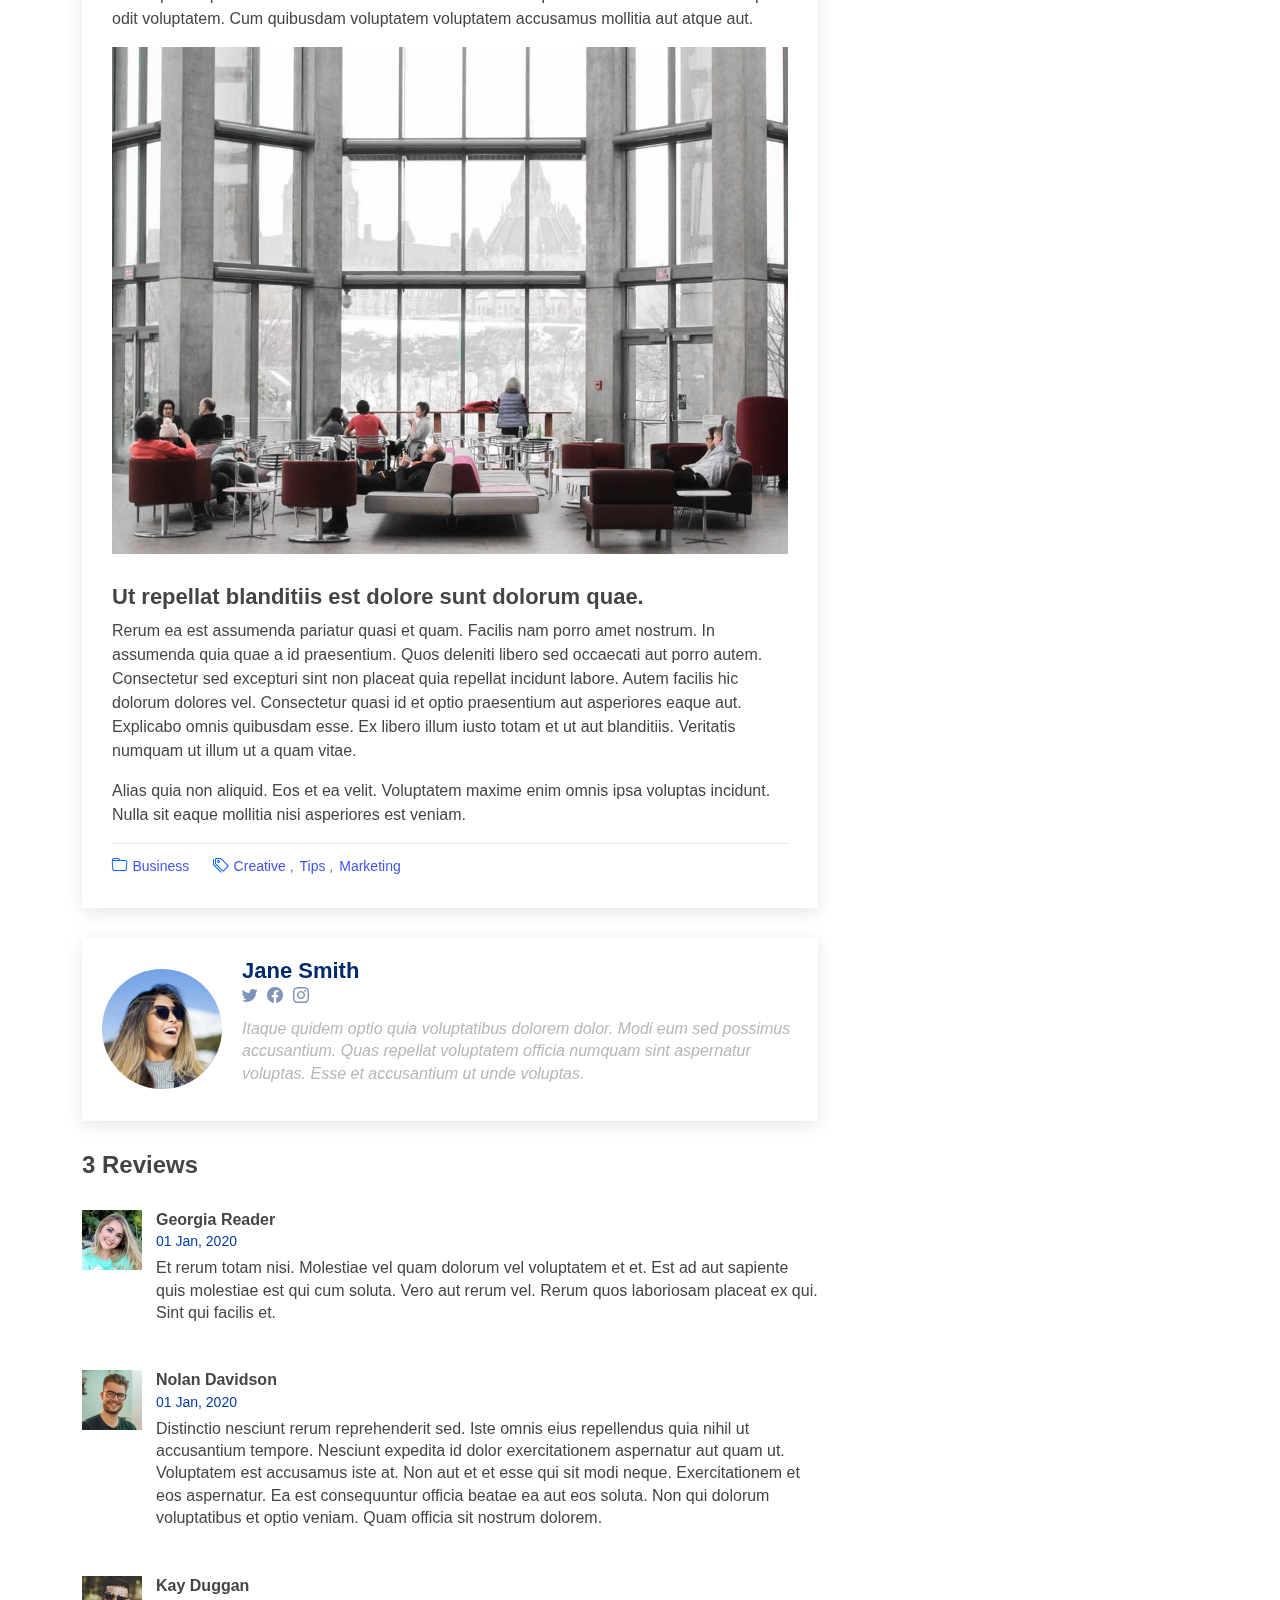
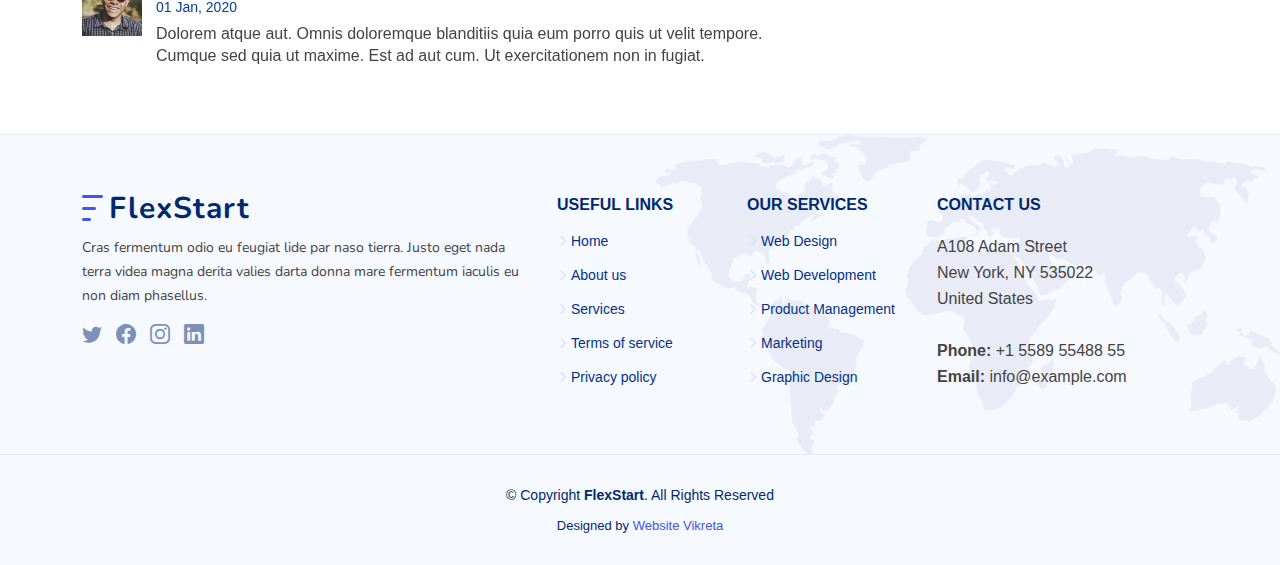
<file: single-service.html>
<!DOCTYPE html>
<html lang="en">

<head>
   <meta charset="utf-8">
   <meta content="width=device-width, initial-scale=1.0" name="viewport">

   <title>Single Service</title>
   <meta content="" name="description">
   <meta content="" name="keywords">

   <!-- Favicons -->
   <link href="assets/img/favicon.png" rel="icon">
   <link href="assets/img/apple-touch-icon.png" rel="apple-touch-icon">

   <!-- Google Fonts -->
   <link
      href="https://fonts.googleapis.com/css?family=Open+Sans:300,300i,400,400i,600,600i,700,700i|Nunito:300,300i,400,400i,600,600i,700,700i|Poppins:300,300i,400,400i,500,500i,600,600i,700,700i"
      rel="stylesheet">

   <!-- Vendor CSS Files -->
   <link href="assets/vendor/aos/aos.css" rel="stylesheet">
   <link href="assets/vendor/bootstrap/css/bootstrap.min.css" rel="stylesheet">
   <link href="assets/vendor/bootstrap-icons/bootstrap-icons.css" rel="stylesheet">
   <link href="assets/vendor/glightbox/css/glightbox.min.css" rel="stylesheet">
   <link href="assets/vendor/remixicon/remixicon.css" rel="stylesheet">
   <link href="assets/vendor/swiper/swiper-bundle.min.css" rel="stylesheet">

   <!-- Template Main CSS File -->
   <link href="assets/css/style.css" rel="stylesheet">

   <!-- =======================================================
  * Template Name: FlexStart - v1.12.0
  * Template URL: https://bootstrapmade.com/flexstart-bootstrap-startup-template/
  * Author: BootstrapMade.com
  * License: https://bootstrapmade.com/license/
  ======================================================== -->
</head>

<body>

   <!-- ======= Header ======= -->
   <header id="header" class="header fixed-top">
      <div class="container-fluid container-xl d-flex align-items-center justify-content-between">

         <a href="index.html" class="logo d-flex align-items-center">
            <i class="bi bi-cloud-fog2-fill"></i>
            <span>Company Name</span>
         </a>

         <nav id="navbar" class="navbar">
            <ul>
               <li><a class="nav-link scrollto" href="#hero">Home</a></li>
               <li><a class="nav-link scrollto" href="#about">About</a></li>
               <li><a class="nav-link scrollto" href="#services">Services</a></li>
               <li><a class="nav-link scrollto" href="./contact.html">Contact</a></li>
               <li class="md-hide"><a href="" class="nav-link scrollto"><i class="bi bi-grip-vertical"></i></a></li>
               <li><a class="nav-link scrollto" href="./login.html">Login</a></li>
               <li><a class="getstarted scrollto" href="./signup.html">
                     <span>Signup for free</span> <i class="bi bi-box-arrow-in-right"></i>
                  </a></li>
            </ul>
            <i class="bi bi-list mobile-nav-toggle"></i>
         </nav><!-- .navbar -->

      </div>
   </header><!-- End Header -->

   <main id="main">

      <!-- ======= Breadcrumbs ======= -->
      <section class="breadcrumbs">
         <div class="container">
            <ol>
               <li><a href="index.html">Home</a></li>
               <li>Services</li>
            </ol>
            <h2>Web Development Services</h2>
         </div>
      </section><!-- End Breadcrumbs -->

      <!-- ======= Blog Single Section ======= -->
      <section id="blog" class="blog">
         <div class="container" data-aos="fade-up">

            <div class="row">

               <div class="col-lg-8 entries">

                  <article class="entry entry-single">

                     <div class="entry-img">
                        <img src="assets/img/blog/blog-1.jpg" alt="" class="img-fluid">
                     </div>

                     <h2 class="entry-title">
                        <a href="blog-single.html">Dolorum optio tempore voluptas dignissimos cumque fuga qui quibusdam
                           quia</a>
                     </h2>

                     <div class="entry-meta">
                        <ul>
                           <li class="d-flex align-items-center"><i class="bi bi-person"></i> <a
                                 href="blog-single.html">John Doe</a></li>
                           <li class="d-flex align-items-center"><i class="bi bi-clock"></i> <a
                                 href="blog-single.html"><time datetime="2020-01-01">Jan 1, 2020</time></a></li>
                           <li class="d-flex align-items-center text-warning"><i class="bi bi-star-fill "></i> <a
                                 href="blog-single.html">12 Reviews</a></li>
                        </ul>
                     </div>

                     <div class="entry-content">
                        <p>
                           Similique neque nam consequuntur ad non maxime aliquam quas. Quibusdam animi praesentium.
                           Aliquam et laboriosam eius aut nostrum quidem aliquid dicta.
                           Et eveniet enim. Qui velit est ea dolorem doloremque deleniti aperiam unde soluta. Est cum et
                           quod quos aut ut et sit sunt. Voluptate porro consequatur assumenda perferendis dolore.
                        </p>

                        <p>
                           Sit repellat hic cupiditate hic ut nemo. Quis nihil sunt non reiciendis. Sequi in accusamus
                           harum vel aspernatur. Excepturi numquam nihil cumque odio. Et voluptate cupiditate.
                        </p>

                        <blockquote>
                           <p>
                              Et vero doloremque tempore voluptatem ratione vel aut. Deleniti sunt animi aut. Aut eos
                              aliquam doloribus minus autem quos.
                           </p>
                        </blockquote>

                        <p>
                           Sed quo laboriosam qui architecto. Occaecati repellendus omnis dicta inventore tempore
                           provident voluptas mollitia aliquid. Id repellendus quia. Asperiores nihil magni dicta est
                           suscipit perspiciatis. Voluptate ex rerum assumenda dolores nihil quaerat.
                           Dolor porro tempora et quibusdam voluptas. Beatae aut at ad qui tempore corrupti velit
                           quisquam rerum. Omnis dolorum exercitationem harum qui qui blanditiis neque.
                           Iusto autem itaque. Repudiandae hic quae aspernatur ea neque qui. Architecto voluptatem
                           magni. Vel magnam quod et tempora deleniti error rerum nihil tempora.
                        </p>

                        <h3>Et quae iure vel ut odit alias.</h3>
                        <p>
                           Officiis animi maxime nulla quo et harum eum quis a. Sit hic in qui quos fugit ut rerum
                           atque. Optio provident dolores atque voluptatem rem excepturi molestiae qui. Voluptatem
                           laborum omnis ullam quibusdam perspiciatis nulla nostrum. Voluptatum est libero eum nesciunt
                           aliquid qui.
                           Quia et suscipit non sequi. Maxime sed odit. Beatae nesciunt nesciunt accusamus quia aut
                           ratione aspernatur dolor. Sint harum eveniet dicta exercitationem minima. Exercitationem
                           omnis asperiores natus aperiam dolor consequatur id ex sed. Quibusdam rerum dolores sint
                           consequatur quidem ea.
                           Beatae minima sunt libero soluta sapiente in rem assumenda. Et qui odit voluptatem. Cum
                           quibusdam voluptatem voluptatem accusamus mollitia aut atque aut.
                        </p>
                        <img src="assets/img/blog/blog-inside-post.jpg" class="img-fluid" alt="">

                        <h3>Ut repellat blanditiis est dolore sunt dolorum quae.</h3>
                        <p>
                           Rerum ea est assumenda pariatur quasi et quam. Facilis nam porro amet nostrum. In assumenda
                           quia quae a id praesentium. Quos deleniti libero sed occaecati aut porro autem. Consectetur
                           sed excepturi sint non placeat quia repellat incidunt labore. Autem facilis hic dolorum
                           dolores vel.
                           Consectetur quasi id et optio praesentium aut asperiores eaque aut. Explicabo omnis quibusdam
                           esse. Ex libero illum iusto totam et ut aut blanditiis. Veritatis numquam ut illum ut a quam
                           vitae.
                        </p>
                        <p>
                           Alias quia non aliquid. Eos et ea velit. Voluptatem maxime enim omnis ipsa voluptas incidunt.
                           Nulla sit eaque mollitia nisi asperiores est veniam.
                        </p>

                     </div>

                     <div class="entry-footer">
                        <i class="bi bi-folder"></i>
                        <ul class="cats">
                           <li><a href="#">Business</a></li>
                        </ul>

                        <i class="bi bi-tags"></i>
                        <ul class="tags">
                           <li><a href="#">Creative</a></li>
                           <li><a href="#">Tips</a></li>
                           <li><a href="#">Marketing</a></li>
                        </ul>
                     </div>

                  </article><!-- End blog entry -->

                  <div class="blog-author d-flex align-items-center">
                     <img src="assets/img/blog/blog-author.jpg" class="rounded-circle float-left" alt="">
                     <div>
                        <h4>Jane Smith</h4>
                        <div class="social-links">
                           <a href="https://twitters.com/#"><i class="bi bi-twitter"></i></a>
                           <a href="https://facebook.com/#"><i class="bi bi-facebook"></i></a>
                           <a href="https://instagram.com/#"><i class="biu bi-instagram"></i></a>
                        </div>
                        <p>
                           Itaque quidem optio quia voluptatibus dolorem dolor. Modi eum sed possimus accusantium. Quas
                           repellat voluptatem officia numquam sint aspernatur voluptas. Esse et accusantium ut unde
                           voluptas.
                        </p>
                     </div>
                  </div><!-- End blog author bio -->

                  <div class="blog-comments">

                     <h4 class="comments-count">3 Reviews</h4>

                     <div id="comment-1" class="comment">
                        <div class="d-flex">
                           <div class="comment-img"><img src="assets/img/blog/comments-1.jpg" alt=""></div>
                           <div>
                              <h5><a href="">Georgia Reader</a> </h5>
                              <time datetime="2020-01-01">01 Jan, 2020</time>
                              <p>
                                 Et rerum totam nisi. Molestiae vel quam dolorum vel voluptatem et et. Est ad aut
                                 sapiente quis molestiae est qui cum soluta.
                                 Vero aut rerum vel. Rerum quos laboriosam placeat ex qui. Sint qui facilis et.
                              </p>
                           </div>
                        </div>
                     </div><!-- End comment #1 -->



                     <div id="comment-3" class="comment">
                        <div class="d-flex">
                           <div class="comment-img"><img src="assets/img/blog/comments-5.jpg" alt=""></div>
                           <div>
                              <h5><a href="">Nolan Davidson</a></h5>
                              <time datetime="2020-01-01">01 Jan, 2020</time>
                              <p>
                                 Distinctio nesciunt rerum reprehenderit sed. Iste omnis eius repellendus quia nihil ut
                                 accusantium tempore. Nesciunt expedita id dolor exercitationem aspernatur aut quam ut.
                                 Voluptatem est accusamus iste at.
                                 Non aut et et esse qui sit modi neque. Exercitationem et eos aspernatur. Ea est
                                 consequuntur officia beatae ea aut eos soluta. Non qui dolorum voluptatibus et optio
                                 veniam. Quam officia sit nostrum dolorem.
                              </p>
                           </div>
                        </div>

                     </div><!-- End comment #3 -->

                     <div id="comment-4" class="comment">
                        <div class="d-flex">
                           <div class="comment-img"><img src="assets/img/blog/comments-6.jpg" alt=""></div>
                           <div>
                              <h5><a href="">Kay Duggan</a></h5>
                              <time datetime="2020-01-01">01 Jan, 2020</time>
                              <p>
                                 Dolorem atque aut. Omnis doloremque blanditiis quia eum porro quis ut velit tempore.
                                 Cumque sed quia ut maxime. Est ad aut cum. Ut exercitationem non in fugiat.
                              </p>
                           </div>
                        </div>

                     </div><!-- End comment #4 -->

                  </div><!-- End blog comments -->

               </div><!-- End blog entries list -->

               <div class="col-lg-4">

                  <div class="blog-comments">
                     <div class="reply-form m-0">
                        <h4>Send a message</h4>
                        <p>Your email address will not be published. Required fields are marked * </p>
                        <form action="#">
                           <div class="row">
                              <div class="col form-group">
                                 <input name="name" type="text" class="form-control" placeholder="Your Name*">
                              </div>
                           </div>
                           <div class="row">
                              <div class="col form-group">
                                 <input name="contact" type="text" class="form-control"
                                    placeholder="Your Contact Number">
                              </div>
                           </div>
                           <div class="row">
                              <div class="col form-group">
                                 <input name="email" type="text" class="form-control" placeholder="Your Email*">
                              </div>
                           </div>
                           <div class="row">
                              <div class="col form-group">
                                 <textarea name="comment" class="form-control" placeholder="Your Message*"></textarea>
                              </div>
                           </div>
                           <button type="button" class="btn btn-primary bg-primary">Send Message</button>
                        </form>
                     </div>
                  </div>
               </div><!-- End blog sidebar -->

            </div>

         </div>
      </section><!-- End Blog Single Section -->

   </main><!-- End #main -->

   <!-- ======= Footer ======= -->
   <footer id="footer" class="footer">

      <div class="footer-top">
         <div class="container">
            <div class="row gy-4">
               <div class="col-lg-5 col-md-12 footer-info">
                  <a href="index.html" class="logo d-flex align-items-center">
                     <img src="assets/img/logo.png" alt="">
                     <span>FlexStart</span>
                  </a>
                  <p>Cras fermentum odio eu feugiat lide par naso tierra. Justo eget nada terra videa magna derita
                     valies darta donna mare fermentum iaculis eu non diam phasellus.</p>
                  <div class="social-links mt-3">
                     <a href="#" class="twitter"><i class="bi bi-twitter"></i></a>
                     <a href="#" class="facebook"><i class="bi bi-facebook"></i></a>
                     <a href="#" class="instagram"><i class="bi bi-instagram"></i></a>
                     <a href="#" class="linkedin"><i class="bi bi-linkedin"></i></a>
                  </div>
               </div>

               <div class="col-lg-2 col-6 footer-links">
                  <h4>Useful Links</h4>
                  <ul>
                     <li><i class="bi bi-chevron-right"></i> <a href="#">Home</a></li>
                     <li><i class="bi bi-chevron-right"></i> <a href="#">About us</a></li>
                     <li><i class="bi bi-chevron-right"></i> <a href="#">Services</a></li>
                     <li><i class="bi bi-chevron-right"></i> <a href="#">Terms of service</a></li>
                     <li><i class="bi bi-chevron-right"></i> <a href="#">Privacy policy</a></li>
                  </ul>
               </div>

               <div class="col-lg-2 col-6 footer-links">
                  <h4>Our Services</h4>
                  <ul>
                     <li><i class="bi bi-chevron-right"></i> <a href="#">Web Design</a></li>
                     <li><i class="bi bi-chevron-right"></i> <a href="#">Web Development</a></li>
                     <li><i class="bi bi-chevron-right"></i> <a href="#">Product Management</a></li>
                     <li><i class="bi bi-chevron-right"></i> <a href="#">Marketing</a></li>
                     <li><i class="bi bi-chevron-right"></i> <a href="#">Graphic Design</a></li>
                  </ul>
               </div>

               <div class="col-lg-3 col-md-12 footer-contact text-center text-md-start">
                  <h4>Contact Us</h4>
                  <p>
                     A108 Adam Street <br>
                     New York, NY 535022<br>
                     United States <br><br>
                     <strong>Phone:</strong> +1 5589 55488 55<br>
                     <strong>Email:</strong> info@example.com<br>
                  </p>

               </div>

            </div>
         </div>
      </div>

      <div class="container">
         <div class="copyright">
            &copy; Copyright <strong><span>FlexStart</span></strong>. All Rights Reserved
         </div>
         <div class="credits">
            Designed by <a href="https://www.websitevikreta.com/">Website Vikreta</a>
         </div>
      </div>
   </footer><!-- End Footer -->

   <a href="#" class="back-to-top d-flex align-items-center justify-content-center"><i
         class="bi bi-arrow-up-short"></i></a>

   <!-- Vendor JS Files -->
   <script src="assets/vendor/purecounter/purecounter_vanilla.js"></script>
   <script src="assets/vendor/aos/aos.js"></script>
   <script src="assets/vendor/bootstrap/js/bootstrap.bundle.min.js"></script>
   <script src="assets/vendor/glightbox/js/glightbox.min.js"></script>
   <script src="assets/vendor/isotope-layout/isotope.pkgd.min.js"></script>
   <script src="assets/vendor/swiper/swiper-bundle.min.js"></script>
   <script src="assets/vendor/php-email-form/validate.js"></script>

   <!-- Template Main JS File -->
   <script src="assets/js/main.js"></script>

</body>

</html>
</file>
<file: assets/css/style.css>
:root {
   /* Defining Variables */
   /* ------------------------------------------------------ */
   /* Fonts */
   --font-body: "Archivo", sans-serif;
   /* Font Weights */
   --fw-light: 300;
   --fw-medium: 500;
   --fw-bold: 700;
   --fw-extrabold: 800;
   --fw-black: 900;
   /* Colors */
   --color-black: #1b1b1b;
   --color-dark: #444444;
   --color-light: #fff;
   --color-primary: #4154f1;
   --color-primary-hover: #717ff5;
   --color-primary-light: hsl(234, 84%, 92%);
   --color-secondary: #f85c3d;
   --color-secondary-hover: #ec7962;
   /* Override bootstrap colors */
   --bs-danger: #f85c3d !important;
   --bs-danger-rgb: 248, 92, 61 !important;
}

/*--------------------------------------------------------------
# General
--------------------------------------------------------------*/
/* #region general */
:root {
   scroll-behavior: smooth;
}

body {
   font-family: var(--font-body);
   color: var(--color-dark);
}

a {
   color: var(--color-primary);
   text-decoration: none;
}

a:hover {
   color: var(--color-primary-hover);
   text-decoration: none;
}

p {
   font-size: 1rem;
   line-height: 140%;
}
/* #endregion */

/*--------------------------------------------------------------
# Helpers
--------------------------------------------------------------*/
/* #region helperClasses */
.cursor-pointer {
   cursor: pointer !important;
}
.cursor-disable {
   cursor: no-drop;
}
@media screen and (max-width: 991px) {
   .md-hide {
      display: none;
   }
}
.btn-link {
   background: none !important;
   border: none !important;
   outline: none !important;
   text-decoration: underline;
   color: var(--color-primary) !important;
   padding: 0 !important;
}
.whitespace-nowrap {
   white-space: nowrap;
}
/* #endregion */

/*--------------------------------------------------------------
# Sections
--------------------------------------------------------------*/
section {
   padding: 60px 0;
   overflow: hidden;
}

.section-header {
   text-align: center;
   padding-bottom: 40px;
}

.section-header h2 {
   font-size: 13px;
   font-weight: 700;
   margin: 0;
   color: var(--color-primary);
   text-transform: uppercase;
}

.section-header p {
   margin: 10px 0 0 0;
   padding: 0;
   font-size: 38px;
   line-height: 42px;
   font-weight: 700;
   color: #012970;
}

@media (max-width: 768px) {
   .section-header p {
      font-size: 28px;
      line-height: 32px;
   }
}

/*--------------------------------------------------------------
# Breadcrumbs
--------------------------------------------------------------*/
.breadcrumbs {
   padding: 1rem 0;
   background: var(--color-black);
   min-height: 40px;
   margin-top: 82px;
   color: var(--color-light);
}

@media (max-width: 992px) {
   .breadcrumbs {
      margin-top: 57px;
   }
}

.breadcrumbs h2 {
   font-size: 24px;
   font-weight: var(--fw-bold);
   line-height: 100%;
   margin: 0;
}

.breadcrumbs ol {
   display: flex;
   flex-wrap: wrap;
   list-style: none;
   padding: 0;
   padding-bottom: 0.25rem;
   margin: 0;
   font-size: 14px;
   opacity: 0.8;
}

.breadcrumbs ol a {
   color: var(--color-light);
   transition: 0.3s;
}

.breadcrumbs ol a:hover {
   text-decoration: underline;
}

.breadcrumbs ol li + li {
   padding-left: 10px;
}

.breadcrumbs ol li + li::before {
   display: inline-block;
   padding-right: 10px;
   color: #8894f6;
   content: "/";
}

/*--------------------------------------------------------------
# Back to top button
--------------------------------------------------------------*/
.back-to-top {
   position: fixed;
   visibility: hidden;
   opacity: 0;
   right: 15px;
   bottom: 15px;
   z-index: 99999;
   background: var(--color-primary);
   width: 40px;
   height: 40px;
   border-radius: 4px;
   transition: all 0.4s;
}

.back-to-top i {
   font-size: 24px;
   color: var(--color-light);
   line-height: 0;
}

.back-to-top:hover {
   background: #6776f4;
   color: var(--color-light);
}

.back-to-top.active {
   visibility: visible;
   opacity: 1;
}

/*--------------------------------------------------------------
# Disable aos animation delay on mobile devices
--------------------------------------------------------------*/
@media screen and (max-width: 768px) {
   [data-aos-delay] {
      transition-delay: 0 !important;
   }
}

/*--------------------------------------------------------------
# Header
--------------------------------------------------------------*/
.header {
   transition: all 0.5s;
   z-index: 997;
   padding: 20px 0;
}

.header.header-scrolled {
   background: var(--color-light);
   padding: 15px 0;
   box-shadow: 0px 2px 20px rgba(1, 41, 112, 0.1);
}

.header .logo {
   --fz: 22px;
   line-height: 0;
   display: flex;
   align-items: center;
   gap: 0.5rem;
   color: var(--color-primary);
}

.header .logo:hover {
   color: #5969f3;
}

.header .logo span {
   font-size: var(--fz);
   font-weight: var(--fw-black);
   line-height: 100%;
}

.header .logo i {
   font-size: calc(var(--fz) * 1.25);
}

/*--------------------------------------------------------------
# Navigation Menu
--------------------------------------------------------------*/
/**
* Desktop Navigation 
*/
.navbar {
   padding: 0;
}

.navbar ul {
   margin: 0;
   padding: 0;
   display: flex;
   list-style: none;
   align-items: center;
}

.navbar li {
   position: relative;
}

.navbar a,
.navbar a:focus {
   display: flex;
   align-items: center;
   justify-content: space-between;
   padding: 10px 0 10px 30px;
   font-weight: var(--fw-medium);
   font-size: 16px;
   color: #013289;
   white-space: nowrap;
   transition: 0.3s;
}

.navbar a i,
.navbar a:focus i {
   line-height: 0;
   margin-left: 5px;
}

.navbar a:hover,
.navbar .active,
.navbar .active:focus,
.navbar li:hover > a {
   color: #4154f1;
}

.navbar .getstarted,
.navbar .getstarted:focus {
   background: #f85c3d;
   padding: 8px 20px;
   margin-left: 30px;
   border-radius: 4px;
   color: #fff;
}

.navbar .getstarted:hover,
.navbar .getstarted:focus:hover {
   color: #fff;
   background: var(--color-secondary-hover);
}

.navbar .dropdown ul {
   display: block;
   position: absolute;
   left: 14px;
   top: calc(100% + 30px);
   margin: 0;
   padding: 10px 0;
   z-index: 99;
   opacity: 0;
   visibility: hidden;
   background: #fff;
   box-shadow: 0px 0px 30px rgba(127, 137, 161, 0.25);
   transition: 0.3s;
   border-radius: 4px;
}

.navbar .dropdown ul li {
   min-width: 200px;
}

.navbar .dropdown ul a {
   padding: 10px 20px;
   font-size: 15px;
   text-transform: none;
   font-weight: 600;
}

.navbar .dropdown ul a i {
   font-size: 12px;
}

.navbar .dropdown ul a:hover,
.navbar .dropdown ul .active:hover,
.navbar .dropdown ul li:hover > a {
   color: #4154f1;
}

.navbar .dropdown:hover > ul {
   opacity: 1;
   top: 100%;
   visibility: visible;
}

.navbar .dropdown .dropdown ul {
   top: 0;
   left: calc(100% - 30px);
   visibility: hidden;
}

.navbar .dropdown .dropdown:hover > ul {
   opacity: 1;
   top: 0;
   left: 100%;
   visibility: visible;
}

@media (max-width: 1366px) {
   .navbar .dropdown .dropdown ul {
      left: -90%;
   }

   .navbar .dropdown .dropdown:hover > ul {
      left: -100%;
   }
}

/**
* Mobile Navigation 
*/
.mobile-nav-toggle {
   color: #012970;
   font-size: 28px;
   cursor: pointer;
   display: none;
   line-height: 0;
   transition: 0.5s;
}

.mobile-nav-toggle.bi-x {
   color: #fff;
}

@media (max-width: 991px) {
   .mobile-nav-toggle {
      display: block;
   }

   .navbar ul {
      display: none;
   }
}

.navbar-mobile {
   position: fixed;
   overflow: hidden;
   top: 0;
   right: 0;
   left: 0;
   bottom: 0;
   background: rgba(1, 22, 61, 0.9);
   transition: 0.3s;
}

.navbar-mobile .mobile-nav-toggle {
   position: absolute;
   top: 15px;
   right: 15px;
}

.navbar-mobile ul {
   display: block;
   position: absolute;
   top: 55px;
   right: 15px;
   bottom: 15px;
   left: 15px;
   padding: 10px 0;
   border-radius: 10px;
   background-color: #fff;
   overflow-y: auto;
   transition: 0.3s;
}

.navbar-mobile a,
.navbar-mobile a:focus {
   padding: 10px 20px;
   font-size: 15px;
   color: #012970;
}

.navbar-mobile a:hover,
.navbar-mobile .active,
.navbar-mobile li:hover > a {
   color: #4154f1;
}

.navbar-mobile .getstarted,
.navbar-mobile .getstarted:focus {
   margin: 15px;
}

.navbar-mobile .dropdown ul {
   position: static;
   display: none;
   margin: 10px 20px;
   padding: 10px 0;
   z-index: 99;
   opacity: 1;
   visibility: visible;
   background: #fff;
   box-shadow: 0px 0px 30px rgba(127, 137, 161, 0.25);
}

.navbar-mobile .dropdown ul li {
   min-width: 200px;
}

.navbar-mobile .dropdown ul a {
   padding: 10px 20px;
}

.navbar-mobile .dropdown ul a i {
   font-size: 12px;
}

.navbar-mobile .dropdown ul a:hover,
.navbar-mobile .dropdown ul .active:hover,
.navbar-mobile .dropdown ul li:hover > a {
   color: #4154f1;
}

.navbar-mobile .dropdown > .dropdown-active {
   display: block;
}

/*--------------------------------------------------------------
# Hero Section
--------------------------------------------------------------*/
.hero {
   width: 100%;
   background: url(../img/hero-bg.png) top center no-repeat;
   background-size: cover;
   text-align: center;
   padding-top: 20vh;
}

.hero .row {
   max-width: 1100px;
   margin: auto;
}

.hero h1 {
   margin: 0;
   font-size: 48px;
   font-weight: var(--fw-extrabold);
   line-height: 100%;
   color: #012970;
}

.hero p {
   margin-top: 1rem;
}

.hero .btn-get-started {
   margin-block: 30px;
   line-height: 0;
   padding: 15px 40px;
   border-radius: 4px;
   transition: 0.5s;
   color: var(--color-light);
   background: var(--color-primary);
   box-shadow: 0px 5px 30px rgba(65, 84, 241, 0.4);
}

.hero .btn-get-started span {
   font-weight: 600;
   font-size: 16px;
}

.hero .btn-get-started i {
   margin-left: 5px;
   font-size: 18px;
   transition: 0.3s;
}

.hero .btn-get-started:hover i {
   transform: translateX(5px);
}

.hero .hero-img {
   text-align: right;
   pointer-events: none;
   position: relative;
}

.hero .hero-img .message {
   background: white;
   border-radius: 20px;
   box-shadow: 0px 0px 20px rgba(0, 0, 0, 0.1);
   padding: 1rem;
   font-size: 0.9rem;
   text-align: left;
   max-width: 250px;
   position: relative;
}
.hero .hero-img .message::after {
   content: "";
   position: absolute;
   top: 90%;
   right: 10%;
   width: 40px;
   aspect-ratio: 3 / 4;
   background: white;
   clip-path: polygon(0 0, 100% 0, 100% 100%);
   box-shadow: 0px 0px 20px rgba(0, 0, 0, 0.1);
   border-radius: 10px;
}
.hero .hero-img .message.right::after {
   left: 10%;
   clip-path: polygon(0 0, 100% 0, 0 100%);
}
.hero .hero-img .message.left {
   position: absolute;
   top: 22%;
   left: 0;
}
.hero .hero-img .message.right {
   position: absolute;
   top: 28%;
   right: 0;
}

@media (min-width: 1024px) {
   .hero {
      background-attachment: fixed;
   }
}
@media (max-width: 1200px) {
   .hero .hero-img .message {
      font-size: 0.8rem;
      max-width: 220px;
   }
   .hero .hero-img .message.right {
      position: absolute;
      top: 20%;
      right: 0;
   }
}
@media (max-width: 992px) {
   .hero .hero-img .message {
      font-size: 0.8rem;
      max-width: 220px;
   }
   .hero .hero-img .message.left {
      position: absolute;
      top: 0%;
      right: 75%;
   }
   .hero .hero-img .message.right {
      position: absolute;
      top: 0%;
      left: 75%;
   }
}
@media (max-width: 768px) {
   .hero .hero-img .message {
      font-size: 0.6rem;
      max-width: 220px;
      padding: 0.5rem;
      border-radius: 10px;
   }
   .hero .hero-img .message::after {
      width: 30px;
   }
   .hero .hero-img .message.left {
      position: absolute;
      top: 0%;
      right: 75%;
   }
   .hero .hero-img .message.right {
      position: absolute;
      top: 0%;
      left: 75%;
   }
}

@media (max-width: 991px) {
   .hero {
      height: auto;
      padding: 120px 0 60px 0;
   }

   .hero .hero-img {
      text-align: center;
      margin-top: 80px;
   }

   .hero .hero-img img {
      width: 80%;
   }
}

@media (max-width: 768px) {
   .hero {
      text-align: center;
   }

   .hero h1 {
      font-size: 32px;
   }

   .hero h2 {
      font-size: 24px;
   }

   .hero .hero-img img {
      width: 100%;
   }
}

/*--------------------------------------------------------------
# Index Page
--------------------------------------------------------------*/
/*--------------------------------------------------------------
# About
--------------------------------------------------------------*/
.about .content {
   background-color: #f6f9ff;
   padding: 40px;
}

.about h3 {
   font-size: 14px;
   font-weight: 700;
   color: #4154f1;
   text-transform: uppercase;
}

.about h2 {
   font-size: 24px;
   font-weight: 700;
   color: #012970;
}

.about p {
   margin: 15px 0 30px 0;
   line-height: 24px;
}

.about .btn-read-more {
   line-height: 0;
   padding: 15px 40px;
   border-radius: 4px;
   transition: 0.5s;
   color: #fff;
   background: #4154f1;
   box-shadow: 0px 5px 25px rgba(65, 84, 241, 0.3);
}

.about .btn-read-more span {
   font-family: "Nunito", sans-serif;
   font-weight: 600;
   font-size: 16px;
   letter-spacing: 1px;
}

.about .btn-read-more i {
   margin-left: 5px;
   font-size: 18px;
   transition: 0.3s;
}

.about .btn-read-more:hover i {
   transform: translateX(5px);
}

/*--------------------------------------------------------------
# Values
--------------------------------------------------------------*/
.values .box {
   padding: 30px;
   box-shadow: 0px 0 5px rgba(1, 41, 112, 0.08);
   text-align: center;
   transition: 0.3s;
   height: 100%;
}

.values .box img {
   padding: 30px 50px;
   transition: 0.5s;
   transform: scale(1.1);
}

.values .box h3 {
   font-size: 24px;
   color: #012970;
   font-weight: 700;
   margin-bottom: 18px;
}

.values .box:hover {
   box-shadow: 0px 0 30px rgba(1, 41, 112, 0.08);
}

.values .box:hover img {
   transform: scale(1);
}

/*--------------------------------------------------------------
# Counts
--------------------------------------------------------------*/
.counts {
   padding: 70px 0 60px;
}

.counts .count-box {
   display: flex;
   align-items: center;
   padding: 30px;
   width: 100%;
   background: #fff;
   box-shadow: 0px 0 30px rgba(1, 41, 112, 0.08);
}

.counts .count-box i {
   font-size: 42px;
   line-height: 0;
   margin-right: 20px;
   color: #4154f1;
}

.counts .count-box span {
   font-size: 36px;
   display: block;
   font-weight: 600;
   color: #0b198f;
}

.counts .count-box p {
   padding: 0;
   margin: 0;
   font-family: "Nunito", sans-serif;
   font-size: 14px;
}

/*--------------------------------------------------------------
# Features
--------------------------------------------------------------*/
.features .feature-box {
   padding: 24px 20px;
   box-shadow: 0px 0 30px rgba(1, 41, 112, 0.08);
   transition: 0.3s;
   height: 100%;
}

.features .feature-box h3 {
   font-size: 18px;
   color: #012970;
   font-weight: 700;
   margin: 0;
}

.features .feature-box i {
   line-height: 0;
   background: #ecf3ff;
   padding: 4px;
   margin-right: 10px;
   font-size: 24px;
   border-radius: 3px;
   transition: 0.3s;
}

.features .feature-box:hover i {
   background: #4154f1;
   color: #fff;
}

.features .feture-tabs {
   margin-top: 120px;
}

.features .feture-tabs h3 {
   color: #012970;
   font-weight: 700;
   font-size: 32px;
   margin-bottom: 10px;
}

@media (max-width: 768px) {
   .features .feture-tabs h3 {
      font-size: 28px;
   }
}

.features .feture-tabs .nav-pills {
   border-bottom: 1px solid #eee;
}

.features .feture-tabs .nav-link {
   background: none;
   text-transform: uppercase;
   font-size: 15px;
   font-weight: 600;
   color: #012970;
   padding: 12px 0;
   margin-right: 25px;
   margin-bottom: -2px;
   border-radius: 0;
}

.features .feture-tabs .nav-link.active {
   color: #4154f1;
   border-bottom: 3px solid #4154f1;
}

.features .feture-tabs .tab-content h4 {
   font-size: 18px;
   margin: 0;
   font-weight: 700;
   color: #012970;
}

.features .feture-tabs .tab-content i {
   font-size: 24px;
   line-height: 0;
   margin-right: 8px;
   color: #4154f1;
}

.features .feature-icons {
   margin-top: 120px;
}

.features .feature-icons h3 {
   color: #012970;
   font-weight: 700;
   font-size: 32px;
   margin-bottom: 20px;
   text-align: center;
}

@media (max-width: 768px) {
   .features .feature-icons h3 {
      font-size: 28px;
   }
}

.features .feature-icons .content .icon-box {
   display: flex;
}

.features .feature-icons .content .icon-box h4 {
   font-size: 20px;
   font-weight: 700;
   margin: 0 0 10px 0;
   color: #012970;
}

.features .feature-icons .content .icon-box i {
   font-size: 44px;
   line-height: 44px;
   color: #0245bc;
   margin-right: 15px;
}

.features .feature-icons .content .icon-box p {
   font-size: 15px;
   color: #848484;
}

/*--------------------------------------------------------------
# Services
--------------------------------------------------------------*/
.services .service-box {
   box-shadow: 0px 0 30px rgba(1, 41, 112, 0.08);
   height: 100%;
   padding: 60px 30px;
   text-align: center;
   transition: 0.3s;
   border-radius: 5px;
}

.services .service-box .icon {
   font-size: 36px;
   padding: 40px 20px;
   border-radius: 4px;
   position: relative;
   margin-bottom: 25px;
   display: inline-block;
   line-height: 0;
   transition: 0.3s;
}

.services .service-box h3 {
   color: #444444;
   font-weight: 700;
}

.services .service-box .read-more {
   display: inline-flex;
   align-items: center;
   justify-content: center;
   font-weight: 600;
   font-size: 16px;
   padding: 8px 20px;
}

.services .service-box .read-more i {
   line-height: 0;
   margin-left: 5px;
   font-size: 18px;
}

.services .service-box.blue {
   border-bottom: 3px solid #2db6fa;
}

.services .service-box.blue .icon {
   color: #2db6fa;
   background: #dbf3fe;
}

.services .service-box.blue .read-more {
   color: #2db6fa;
}

.services .service-box.blue:hover {
   background: #2db6fa;
}

.services .service-box.orange {
   border-bottom: 3px solid #f68c09;
}

.services .service-box.orange .icon {
   color: #f68c09;
   background: #fde3c4;
}

.services .service-box.orange .read-more {
   color: #f68c09;
}

.services .service-box.orange:hover {
   background: #f68c09;
}

.services .service-box.green {
   border-bottom: 3px solid #08da4e;
}

.services .service-box.green .icon {
   color: #08da4e;
   background: #cffddf;
}

.services .service-box.green .read-more {
   color: #08da4e;
}

.services .service-box.green:hover {
   background: #08da4e;
}

.services .service-box.red {
   border-bottom: 3px solid #e9222c;
}

.services .service-box.red .icon {
   color: #e9222c;
   background: #fef7f8;
}

.services .service-box.red .read-more {
   color: #e9222c;
}

.services .service-box.red:hover {
   background: #e9222c;
}

.services .service-box.purple {
   border-bottom: 3px solid #b50edf;
}

.services .service-box.purple .icon {
   color: #b50edf;
   background: #f8e4fd;
}

.services .service-box.purple .read-more {
   color: #b50edf;
}

.services .service-box.purple:hover {
   background: #b50edf;
}

.services .service-box.pink {
   border-bottom: 3px solid #f51f9c;
}

.services .service-box.pink .icon {
   color: #f51f9c;
   background: #feecf7;
}

.services .service-box.pink .read-more {
   color: #f51f9c;
}

.services .service-box.pink:hover {
   background: #f51f9c;
}

.services .service-box:hover h3,
.services .service-box:hover p,
.services .service-box:hover .read-more {
   color: #fff;
}

.services .service-box:hover .icon {
   background: #fff;
}

/*--------------------------------------------------------------
# Pricing
--------------------------------------------------------------*/
.pricing .box {
   padding: 40px 20px;
   background: #fff;
   text-align: center;
   box-shadow: 0px 0 30px rgba(1, 41, 112, 0.08);
   border-radius: 4px;
   position: relative;
   overflow: hidden;
   transition: 0.3s;
}

.pricing .box:hover {
   transform: scale(1.1);
   box-shadow: 0px 0 30px rgba(1, 41, 112, 0.1);
}

.pricing h3 {
   font-weight: 700;
   font-size: 18px;
   margin-bottom: 15px;
}

.pricing .price {
   font-size: 36px;
   color: #444444;
   font-weight: 600;
   font-family: "Poppins", sans-serif;
}

.pricing .price sup {
   font-size: 20px;
   top: -15px;
   left: -3px;
}

.pricing .price span {
   color: #bababa;
   font-size: 16px;
   font-weight: 300;
}

.pricing img {
   padding: 30px 40px;
}

.pricing ul {
   padding: 0;
   list-style: none;
   color: #444444;
   text-align: center;
   line-height: 26px;
   font-size: 16px;
   margin-bottom: 25px;
}

.pricing ul li {
   padding-bottom: 10px;
}

.pricing ul .na {
   color: #ccc;
   text-decoration: line-through;
}

.pricing .btn-buy {
   display: inline-block;
   padding: 8px 40px 10px 40px;
   border-radius: 50px;
   color: #4154f1;
   transition: none;
   font-size: 16px;
   font-weight: 400;
   font-family: "Nunito", sans-serif;
   font-weight: 600;
   transition: 0.3s;
   border: 1px solid #4154f1;
}

.pricing .btn-buy:hover {
   background: #4154f1;
   color: #fff;
}

.pricing .featured {
   width: 200px;
   position: absolute;
   top: 18px;
   right: -68px;
   transform: rotate(45deg);
   z-index: 1;
   font-size: 14px;
   padding: 1px 0 3px 0;
   background: #4154f1;
   color: #fff;
}

/*--------------------------------------------------------------
# F.A.Q
--------------------------------------------------------------*/
.faq .accordion-collapse {
   border: 0;
}

.faq .accordion-button {
   padding: 15px 15px 20px 0;
   font-weight: 600;
   border: 0;
   font-size: 18px;
   color: #444444;
   text-align: left;
}

.faq .accordion-button:focus {
   box-shadow: none;
}

.faq .accordion-button:not(.collapsed) {
   background: none;
   color: #4154f1;
   border-bottom: 0;
}

.faq .accordion-body {
   padding: 0 0 25px 0;
   border: 0;
}

/*--------------------------------------------------------------
# Portfolio
--------------------------------------------------------------*/
.portfolio #portfolio-flters {
   padding: 0;
   margin: 0 auto 25px auto;
   list-style: none;
   text-align: center;
   background: white;
   border-radius: 50px;
   padding: 2px 15px;
}

.portfolio #portfolio-flters li {
   cursor: pointer;
   display: inline-block;
   padding: 8px 20px 10px 20px;
   font-size: 15px;
   font-weight: 600;
   line-height: 1;
   color: #444444;
   margin: 0 4px 8px 4px;
   transition: 0.3s;
   border-radius: 50px;
   border: 1px solid #fff;
}

.portfolio #portfolio-flters li:hover,
.portfolio #portfolio-flters li.filter-active {
   color: #4154f1;
   border-color: #4154f1;
}

.portfolio #portfolio-flters li:last-child {
   margin-right: 0;
}

.portfolio .portfolio-wrap {
   transition: 0.3s;
   position: relative;
   overflow: hidden;
   z-index: 1;
   background: rgba(255, 255, 255, 0.75);
}

.portfolio .portfolio-wrap::before {
   content: "";
   background: rgba(255, 255, 255, 0.75);
   position: absolute;
   left: 30px;
   right: 30px;
   top: 30px;
   bottom: 30px;
   transition: all ease-in-out 0.3s;
   z-index: 2;
   opacity: 0;
}

.portfolio .portfolio-wrap img {
   transition: 1s;
}

.portfolio .portfolio-wrap .portfolio-info {
   opacity: 0;
   position: absolute;
   top: 0;
   left: 0;
   right: 0;
   bottom: 0;
   text-align: center;
   z-index: 3;
   transition: all ease-in-out 0.3s;
   display: flex;
   flex-direction: column;
   justify-content: center;
   align-items: center;
}

.portfolio .portfolio-wrap .portfolio-info::before {
   display: block;
   content: "";
   width: 48px;
   height: 48px;
   position: absolute;
   top: 35px;
   left: 35px;
   border-top: 3px solid rgba(1, 41, 112, 0.2);
   border-left: 3px solid rgba(1, 41, 112, 0.2);
   transition: all 0.5s ease 0s;
   z-index: 9994;
}

.portfolio .portfolio-wrap .portfolio-info::after {
   display: block;
   content: "";
   width: 48px;
   height: 48px;
   position: absolute;
   bottom: 35px;
   right: 35px;
   border-bottom: 3px solid rgba(1, 41, 112, 0.2);
   border-right: 3px solid rgba(1, 41, 112, 0.2);
   transition: all 0.5s ease 0s;
   z-index: 9994;
}

.portfolio .portfolio-wrap .portfolio-info h4 {
   font-size: 20px;
   color: #012970;
   font-weight: 700;
}

.portfolio .portfolio-wrap .portfolio-info p {
   color: #012970;
   font-weight: 600;
   font-size: 14px;
   text-transform: uppercase;
   padding: 0;
   margin: 0;
}

.portfolio .portfolio-wrap .portfolio-links {
   text-align: center;
   z-index: 4;
}

.portfolio .portfolio-wrap .portfolio-links a {
   color: #fff;
   background: #4154f1;
   margin: 10px 2px;
   width: 36px;
   height: 36px;
   display: inline-flex;
   align-items: center;
   justify-content: center;
   border-radius: 50%;
   transition: 0.3s;
}

.portfolio .portfolio-wrap .portfolio-links a i {
   font-size: 24px;
   line-height: 0;
}

.portfolio .portfolio-wrap .portfolio-links a:hover {
   background: #5969f3;
}

.portfolio .portfolio-wrap:hover img {
   transform: scale(1.1);
}

.portfolio .portfolio-wrap:hover::before {
   top: 0;
   left: 0;
   right: 0;
   bottom: 0;
   opacity: 1;
}

.portfolio .portfolio-wrap:hover .portfolio-info {
   opacity: 1;
}

.portfolio .portfolio-wrap:hover .portfolio-info::before {
   top: 15px;
   left: 15px;
}

.portfolio .portfolio-wrap:hover .portfolio-info::after {
   bottom: 15px;
   right: 15px;
}

/*--------------------------------------------------------------
# Portfolio Details
--------------------------------------------------------------*/
.portfolio-details {
   padding-top: 40px;
}

.portfolio-details .portfolio-details-slider img {
   width: 100%;
}

.portfolio-details .portfolio-details-slider .swiper-pagination {
   margin-top: 20px;
   position: relative;
}

.portfolio-details
   .portfolio-details-slider
   .swiper-pagination
   .swiper-pagination-bullet {
   width: 12px;
   height: 12px;
   background-color: #fff;
   opacity: 1;
   border: 1px solid #4154f1;
}

.portfolio-details
   .portfolio-details-slider
   .swiper-pagination
   .swiper-pagination-bullet-active {
   background-color: #4154f1;
}

.portfolio-details .portfolio-info {
   padding: 30px;
   box-shadow: 0px 0 30px rgba(1, 41, 112, 0.08);
}

.portfolio-details .portfolio-info h3 {
   font-size: 22px;
   font-weight: 700;
   margin-bottom: 20px;
   padding-bottom: 20px;
   border-bottom: 1px solid #eee;
}

.portfolio-details .portfolio-info ul {
   list-style: none;
   padding: 0;
   font-size: 15px;
}

.portfolio-details .portfolio-info ul li + li {
   margin-top: 10px;
}

.portfolio-details .portfolio-description {
   padding-top: 30px;
}

.portfolio-details .portfolio-description h2 {
   font-size: 26px;
   font-weight: 700;
   margin-bottom: 20px;
}

.portfolio-details .portfolio-description p {
   padding: 0;
}

/*--------------------------------------------------------------
# Testimonials
--------------------------------------------------------------*/
.testimonials .testimonial-item {
   box-sizing: content-box;
   padding: 30px;
   margin: 40px 30px;
   box-shadow: 0px 0 20px rgba(1, 41, 112, 0.1);
   background: #fff;
   min-height: 320px;
   display: flex;
   flex-direction: column;
   text-align: center;
   transition: 0.3s;
}

.testimonials .testimonial-item .stars {
   margin-bottom: 15px;
}

.testimonials .testimonial-item .stars i {
   color: #ffc107;
   margin: 0 1px;
}

.testimonials .testimonial-item .testimonial-img {
   width: 90px;
   border-radius: 50%;
   border: 4px solid #fff;
   margin: 0 auto;
}

.testimonials .testimonial-item h3 {
   font-size: 18px;
   font-weight: bold;
   margin: 10px 0 5px 0;
   color: #111;
}

.testimonials .testimonial-item h4 {
   font-size: 14px;
   color: #999;
   margin: 0;
}

.testimonials .testimonial-item p {
   font-style: italic;
   margin: 0 auto 15px auto;
}

.testimonials .swiper-pagination {
   margin-top: 20px;
   position: relative;
}

.testimonials .swiper-pagination .swiper-pagination-bullet {
   width: 12px;
   height: 12px;
   background-color: #fff;
   opacity: 1;
   border: 1px solid #4154f1;
}

.testimonials .swiper-pagination .swiper-pagination-bullet-active {
   background-color: #4154f1;
}

.testimonials .swiper-slide {
   opacity: 0.3;
}

@media (max-width: 1199px) {
   .testimonials .swiper-slide-active {
      opacity: 1;
   }

   .testimonials .swiper-pagination {
      margin-top: 0;
   }
}

@media (min-width: 1200px) {
   .testimonials .swiper-slide-next {
      opacity: 1;
      transform: scale(1.12);
   }
}

/*--------------------------------------------------------------
# Team
--------------------------------------------------------------*/
.team {
   background: #fff;
   padding: 60px 0;
}

.team .member {
   overflow: hidden;
   text-align: center;
   border-radius: 5px;
   background: #fff;
   box-shadow: 0px 0 30px rgba(1, 41, 112, 0.08);
   transition: 0.3s;
}

.team .member .member-img {
   position: relative;
   overflow: hidden;
}

.team .member .member-img:after {
   position: absolute;
   content: "";
   left: 0;
   bottom: 0;
   height: 100%;
   width: 100%;
   background: url(../img/team-shape.svg) no-repeat center bottom;
   background-size: contain;
   z-index: 1;
}

.team .member .social {
   position: absolute;
   right: -100%;
   top: 30px;
   opacity: 0;
   border-radius: 4px;
   transition: 0.5s;
   background: rgba(255, 255, 255, 0.3);
   z-index: 2;
}

.team .member .social a {
   transition: color 0.3s;
   color: rgba(1, 41, 112, 0.5);
   margin: 15px 12px;
   display: block;
   line-height: 0;
   text-align: center;
}

.team .member .social a:hover {
   color: rgba(1, 41, 112, 0.8);
}

.team .member .social i {
   font-size: 18px;
}

.team .member .member-info {
   padding: 10px 15px 20px 15px;
}

.team .member .member-info h4 {
   font-weight: 700;
   margin-bottom: 5px;
   font-size: 20px;
   color: #012970;
}

.team .member .member-info span {
   display: block;
   font-size: 14px;
   font-weight: 400;
   color: #aaaaaa;
}

.team .member .member-info p {
   font-style: italic;
   font-size: 14px;
   padding-top: 15px;
   line-height: 26px;
   color: #5e5e5e;
}

.team .member:hover {
   transform: scale(1.08);
   box-shadow: 0px 0 30px rgba(1, 41, 112, 0.1);
}

.team .member:hover .social {
   right: 8px;
   opacity: 1;
}

/*--------------------------------------------------------------
# Clients
--------------------------------------------------------------*/
.clients .clients-slider .swiper-slide img {
   opacity: 0.5;
   transition: 0.3s;
}

.clients .clients-slider .swiper-slide img:hover {
   opacity: 1;
}

.clients .clients-slider .swiper-pagination {
   margin-top: 20px;
   position: relative;
}

.clients .clients-slider .swiper-pagination .swiper-pagination-bullet {
   width: 12px;
   height: 12px;
   background-color: #fff;
   opacity: 1;
   border: 1px solid #4154f1;
}

.clients .clients-slider .swiper-pagination .swiper-pagination-bullet-active {
   background-color: #4154f1;
}

/*--------------------------------------------------------------
# Recent Blog Posts
--------------------------------------------------------------*/
.recent-blog-posts .post-box {
   box-shadow: 0px 0 30px rgba(1, 41, 112, 0.08);
   transition: 0.3s;
   height: 100%;
   overflow: hidden;
   padding: 30px;
   border-radius: 8px;
   position: relative;
   display: flex;
   flex-direction: column;
}

.recent-blog-posts .post-box .post-img {
   overflow: hidden;
   margin: -30px -30px 15px -30px;
   position: relative;
}

.recent-blog-posts .post-box .post-img img {
   transition: 0.5s;
}

.recent-blog-posts .post-box .post-date {
   font-size: 16px;
   font-weight: 600;
   color: rgba(1, 41, 112, 0.6);
   display: block;
   margin-bottom: 10px;
}

.recent-blog-posts .post-box .post-title {
   font-size: 24px;
   color: #012970;
   font-weight: 700;
   margin-bottom: 18px;
   position: relative;
   transition: 0.3s;
}

.recent-blog-posts .post-box .readmore {
   display: flex;
   align-items: center;
   font-weight: 600;
   line-height: 1;
   transition: 0.3s;
}

.recent-blog-posts .post-box .readmore i {
   line-height: 0;
   margin-left: 4px;
   font-size: 18px;
}

.recent-blog-posts .post-box:hover .post-title {
   color: #4154f1;
}

.recent-blog-posts .post-box:hover .post-img img {
   transform: rotate(6deg) scale(1.2);
}

/*--------------------------------------------------------------
# Contact
--------------------------------------------------------------*/
:is(.contact, .form) {
   padding-block: 20vh 10vh;
}
:is(.contact, .form) .info-box {
   color: var(--color-dark);
   background: #fafbff;
   padding: 30px;
}
:is(.contact, .form) .info-box i {
   font-size: 38px;
   line-height: 0;
   color: #4154f1;
}

:is(.contact, .form) .info-box h3 {
   font-size: 20px;
   color: #012970;
   font-weight: 700;
   margin: 20px 0 10px 0;
}

:is(.contact, .form) .info-box p {
   padding: 0;
   line-height: 24px;
   font-size: 14px;
   margin-bottom: 0;
}

:is(.contact, .form) .php-email-form {
   background: #fafbff;
   padding: 30px;
   height: 100%;
}
.form .php-email-form {
   background: transparent;
   padding: 0;
}

:is(.contact, .form) .php-email-form .error-message {
   display: none;
   color: #fff;
   background: #ed3c0d;
   text-align: left;
   padding: 15px;
   margin-bottom: 24px;
   font-weight: 600;
}

:is(.contact, .form) .php-email-form .sent-message {
   display: none;
   color: #fff;
   background: #18d26e;
   text-align: center;
   padding: 15px;
   margin-bottom: 24px;
   font-weight: 600;
}

:is(.contact, .form) .php-email-form .loading {
   display: none;
   background: #fff;
   text-align: center;
   padding: 15px;
   margin-bottom: 24px;
}

:is(.contact, .form) .php-email-form .loading:before {
   content: "";
   display: inline-block;
   border-radius: 50%;
   width: 24px;
   height: 24px;
   margin: 0 10px -6px 0;
   border: 3px solid #18d26e;
   border-top-color: #eee;
   -webkit-animation: animate-loading 1s linear infinite;
   animation: animate-loading 1s linear infinite;
}

:is(.contact, .form) .php-email-form input,
:is(.contact, .form) .php-email-form textarea {
   border-radius: 0;
   box-shadow: none;
   font-size: 14px;
   border-radius: 0;
}

:is(.contact, .form) .php-email-form input:focus,
:is(.contact, .form) .php-email-form textarea:focus {
   border-color: #4154f1;
}

:is(.contact, .form) .php-email-form input {
   padding: 10px 15px;
}

:is(.contact, .form) .php-email-form textarea {
   padding: 12px 15px;
}

:is(.contact, .form) .php-email-form .btn {
   background: #4154f1;
   border: 0;
   padding: 10px 30px;
   color: #fff;
   transition: 0.4s;
   border-radius: 4px;
}
.btn {
   background: #4154f1;
   border: 0;
   padding: 10px 30px;
   color: #fff;
   transition: 0.4s;
   border-radius: 4px;
   display: flex;
   justify-content: center;
   align-items: center;
   gap: 0.5rem;
}
.btn.btn-danger {
   background: var(--color-secondary) !important;
}
.btn.btn-success {
   background: green;
}
.btn.btn-danger:hover,
.btn.btn-danger:focus {
   background: var(--color-secondary-hover) !important;
}
.btn.btn-table {
   width: 2rem;
   aspect-ratio: 1 / 1;
   padding: 0;
   display: grid;
   place-content: center;
}
:is(.contact, .form) .php-email-form .btn.btn-linkedin {
   background: #0a66c2;
}

:is(.contact, .form) .php-email-form .btn:hover {
   background: #5969f3;
}

.form-control:disabled {
   background: hsl(220, 0%, 96%);
   border-color: var(--color-primary-light);
}

@-webkit-keyframes animate-loading {
   0% {
      transform: rotate(0deg);
   }

   100% {
      transform: rotate(360deg);
   }
}

@keyframes animate-loading {
   0% {
      transform: rotate(0deg);
   }

   100% {
      transform: rotate(360deg);
   }
}

/*--------------------------------------------------------------
# Blog
--------------------------------------------------------------*/
.blog {
   padding: 40px 0 20px 0;
}

.blog .entry {
   padding: 30px;
   margin-bottom: 60px;
   box-shadow: 0 4px 16px rgba(0, 0, 0, 0.1);
}

.blog .entry .entry-img {
   max-height: 440px;
   margin: -30px -30px 20px -30px;
   overflow: hidden;
}

.blog .entry .entry-title {
   font-size: 28px;
   font-weight: bold;
   padding: 0;
   margin: 0 0 20px 0;
}

.blog .entry .entry-title a {
   color: #012970;
   transition: 0.3s;
}

.blog .entry .entry-title a:hover {
   color: #4154f1;
}

.blog .entry .entry-meta {
   margin-bottom: 15px;
   color: #4084fd;
}

.blog .entry .entry-meta ul {
   display: flex;
   flex-wrap: wrap;
   list-style: none;
   align-items: center;
   padding: 0;
   margin: 0;
}

.blog .entry .entry-meta ul li + li {
   padding-left: 20px;
}

.blog .entry .entry-meta i {
   font-size: 16px;
   margin-right: 8px;
   line-height: 0;
}

.blog .entry .entry-meta a {
   color: #777777;
   font-size: 14px;
   display: inline-block;
   line-height: 1;
}

.blog .entry .entry-content p {
   line-height: 24px;
}

.blog .entry .entry-content .read-more {
   -moz-text-align-last: right;
   text-align-last: right;
}

.blog .entry .entry-content .read-more a {
   display: inline-block;
   background: #4154f1;
   color: #fff;
   padding: 6px 20px;
   transition: 0.3s;
   font-size: 14px;
   border-radius: 4px;
}

.blog .entry .entry-content .read-more a:hover {
   background: #5969f3;
}

.blog .entry .entry-content h3 {
   font-size: 22px;
   margin-top: 30px;
   font-weight: bold;
}

.blog .entry .entry-content blockquote {
   overflow: hidden;
   background-color: #fafafa;
   padding: 60px;
   position: relative;
   text-align: center;
   margin: 20px 0;
}

.blog .entry .entry-content blockquote p {
   color: #444444;
   line-height: 1.6;
   margin-bottom: 0;
   font-style: italic;
   font-weight: 500;
   font-size: 22px;
}

.blog .entry .entry-content blockquote::after {
   content: "";
   position: absolute;
   left: 0;
   top: 0;
   bottom: 0;
   width: 3px;
   background-color: #012970;
   margin-top: 20px;
   margin-bottom: 20px;
}

.blog .entry .entry-footer {
   padding-top: 10px;
   border-top: 1px solid #e6e6e6;
}

.blog .entry .entry-footer i {
   color: #0d64fd;
   display: inline;
}

.blog .entry .entry-footer a {
   color: var(--color-primary);
   transition: 0.3s;
}

.blog .entry .entry-footer a:hover {
   color: var(--color-primary-hover);
}

.blog .entry .entry-footer .cats {
   list-style: none;
   display: inline;
   padding: 0 20px 0 0;
   font-size: 14px;
}

.blog .entry .entry-footer .cats li {
   display: inline-block;
}

.blog .entry .entry-footer .tags {
   list-style: none;
   display: inline;
   padding: 0;
   font-size: 14px;
}

.blog .entry .entry-footer .tags li {
   display: inline-block;
}

.blog .entry .entry-footer .tags li + li::before {
   padding-right: 6px;
   color: #6c757d;
   content: ",";
}

.blog .entry .entry-footer .share {
   font-size: 16px;
}

.blog .entry .entry-footer .share i {
   padding-left: 5px;
}

.blog .entry-single {
   margin-bottom: 30px;
}

.blog .blog-author {
   padding: 20px;
   margin-bottom: 30px;
   box-shadow: 0 4px 16px rgba(0, 0, 0, 0.1);
}

.blog .blog-author img {
   width: 120px;
   margin-right: 20px;
}

.blog .blog-author h4 {
   font-weight: 600;
   font-size: 22px;
   margin-bottom: 0px;
   padding: 0;
   color: #012970;
}

.blog .blog-author .social-links {
   margin: 0 10px 10px 0;
}

.blog .blog-author .social-links a {
   color: rgba(1, 41, 112, 0.5);
   margin-right: 5px;
}

.blog .blog-author p {
   font-style: italic;
   color: #b7b7b7;
}

.blog .blog-comments {
   margin-bottom: 30px;
}

.blog .blog-comments .comments-count {
   font-weight: bold;
}

.blog .blog-comments .comment {
   margin-top: 30px;
   position: relative;
}

.blog .blog-comments .comment .comment-img {
   margin-right: 14px;
}

.blog .blog-comments .comment .comment-img img {
   width: 60px;
}

.blog .blog-comments .comment h5 {
   font-size: 16px;
   margin-bottom: 2px;
}

.blog .blog-comments .comment h5 a {
   font-weight: bold;
   color: #444444;
   transition: 0.3s;
}

.blog .blog-comments .comment h5 a:hover {
   color: #4154f1;
}

.blog .blog-comments .comment h5 .reply {
   padding-left: 10px;
   color: #012970;
}

.blog .blog-comments .comment h5 .reply i {
   font-size: 20px;
}

.blog .blog-comments .comment time {
   display: block;
   font-size: 14px;
   color: #013ca3;
   margin-bottom: 5px;
}

.blog .blog-comments .comment.comment-reply {
   padding-left: 40px;
}

.blog .blog-comments .reply-form {
   margin-top: 30px;
   padding: 30px;
   box-shadow: 0 4px 16px rgba(0, 0, 0, 0.1);
}

.blog .blog-comments .reply-form h4 {
   font-weight: bold;
   font-size: 22px;
}

.blog .blog-comments .reply-form p {
   font-size: 14px;
}

.blog .blog-comments .reply-form input {
   border-radius: 4px;
   padding: 10px 10px;
   font-size: 14px;
}

.blog .blog-comments .reply-form input:focus {
   box-shadow: none;
   border-color: #a0aaf8;
}

.blog .blog-comments .reply-form textarea {
   border-radius: 4px;
   padding: 10px 10px;
   font-size: 14px;
}

.blog .blog-comments .reply-form textarea:focus {
   box-shadow: none;
   border-color: #a0aaf8;
}

.blog .blog-comments .reply-form .form-group {
   margin-bottom: 25px;
}

.blog .blog-comments .reply-form .btn-primary {
   border-radius: 4px;
   padding: 10px 20px;
   border: 0;
   background-color: #012970;
}

.blog .blog-comments .reply-form .btn-primary:hover {
   background-color: #013289;
}

.blog .blog-pagination {
   color: #024ed5;
}

.blog .blog-pagination ul {
   display: flex;
   padding: 0;
   margin: 0;
   list-style: none;
}

.blog .blog-pagination li {
   margin: 0 5px;
   transition: 0.3s;
}

.blog .blog-pagination li a {
   color: #012970;
   padding: 7px 16px;
   display: flex;
   align-items: center;
   justify-content: center;
}

.blog .blog-pagination li.active,
.blog .blog-pagination li:hover {
   background: #4154f1;
}

.blog .blog-pagination li.active a,
.blog .blog-pagination li:hover a {
   color: #fff;
}

.blog .sidebar {
   padding: 30px;
   margin: 0 0 60px 20px;
   box-shadow: 0 4px 16px rgba(0, 0, 0, 0.1);
}

.blog .sidebar .sidebar-title {
   font-size: 20px;
   font-weight: 700;
   padding: 0 0 0 0;
   margin: 0 0 15px 0;
   color: #012970;
   position: relative;
}

.blog .sidebar .sidebar-item {
   margin-bottom: 30px;
}

.blog .sidebar .search-form form {
   background: #fff;
   border: 1px solid #ddd;
   padding: 3px 10px;
   position: relative;
}

.blog .sidebar .search-form form input[type="text"] {
   border: 0;
   padding: 4px;
   border-radius: 4px;
   width: calc(100% - 40px);
}

.blog .sidebar .search-form form button {
   position: absolute;
   top: 0;
   right: 0;
   bottom: 0;
   border: 0;
   background: none;
   font-size: 16px;
   padding: 0 15px;
   margin: -1px;
   background: #4154f1;
   color: #fff;
   transition: 0.3s;
   border-radius: 0 4px 4px 0;
   line-height: 0;
}

.blog .sidebar .search-form form button i {
   line-height: 0;
}

.blog .sidebar .search-form form button:hover {
   background: #5465f2;
}

.blog .sidebar .categories ul {
   list-style: none;
   padding: 0;
}

.blog .sidebar .categories ul li + li {
   padding-top: 10px;
}

.blog .sidebar .categories ul a {
   color: #012970;
   transition: 0.3s;
}

.blog .sidebar .categories ul a:hover {
   color: #4154f1;
}

.blog .sidebar .categories ul a span {
   padding-left: 5px;
   color: #aaaaaa;
   font-size: 14px;
}

.blog .sidebar .recent-posts .post-item + .post-item {
   margin-top: 15px;
}

.blog .sidebar .recent-posts img {
   width: 80px;
   float: left;
}

.blog .sidebar .recent-posts h4 {
   font-size: 15px;
   margin-left: 95px;
   font-weight: bold;
}

.blog .sidebar .recent-posts h4 a {
   color: #012970;
   transition: 0.3s;
}

.blog .sidebar .recent-posts h4 a:hover {
   color: #4154f1;
}

.blog .sidebar .recent-posts time {
   display: block;
   margin-left: 95px;
   font-style: italic;
   font-size: 14px;
   color: #aaaaaa;
}

.blog .sidebar .tags {
   margin-bottom: -10px;
}

.blog .sidebar .tags ul {
   list-style: none;
   padding: 0;
}

.blog .sidebar .tags ul li {
   display: inline-block;
}

.blog .sidebar .tags ul a {
   color: #0257ee;
   font-size: 14px;
   padding: 6px 14px;
   margin: 0 6px 8px 0;
   border: 1px solid #d7e6ff;
   display: inline-block;
   transition: 0.3s;
}

.blog .sidebar .tags ul a:hover {
   color: #fff;
   border: 1px solid #4154f1;
   background: #4154f1;
}

.blog .sidebar .tags ul a span {
   padding-left: 5px;
   color: #a5c5fe;
   font-size: 14px;
}

.blog .entry .entry-footer .entry-footer-break {
   display: none;
}
@media screen and (max-width: 550px) {
   .blog .entry .entry-footer .entry-footer-break {
      display: block;
   }
}

/*--------------------------------------------------------------
# Footer
--------------------------------------------------------------*/
.footer {
   background: #f6f9ff;
   padding: 0 0 30px 0;
   font-size: 14px;
}

.footer .footer-newsletter {
   padding: 50px 0;
   background: #f6f9ff;
   border-top: 1px solid #e1ecff;
}

.footer .footer-newsletter h4 {
   font-size: 24px;
   margin: 0 0 10px 0;
   padding: 0;
   line-height: 1;
   font-weight: 700;
   color: #012970;
}

.footer .footer-newsletter form {
   margin-top: 20px;
   background: #fff;
   padding: 6px 10px;
   position: relative;
   border-radius: 4px;
   border: 1px solid #e1ecff;
}

.footer .footer-newsletter form input[type="email"] {
   border: 0;
   padding: 8px;
   width: calc(100% - 140px);
}

.footer .footer-newsletter form input[type="submit"] {
   position: absolute;
   top: 0;
   right: 0;
   bottom: 0;
   border: 0;
   background: none;
   font-size: 16px;
   padding: 0 30px;
   margin: 3px;
   background: #4154f1;
   color: #fff;
   transition: 0.3s;
   border-radius: 4px;
}

.footer .footer-newsletter form input[type="submit"]:hover {
   background: #5969f3;
}

.footer .footer-top {
   background: url(../img/footer-bg.png) no-repeat right top;
   background-size: contain;
   border-top: 1px solid #e1ecff;
   border-bottom: 1px solid #e1ecff;
   padding: 60px 0 30px 0;
}

@media (max-width: 992px) {
   .footer .footer-top {
      background-position: center bottom;
   }
}

.footer .footer-top .footer-info {
   margin-bottom: 30px;
}

.footer .footer-top .footer-info .logo {
   line-height: 0;
   margin-bottom: 15px;
}

.footer .footer-top .footer-info .logo img {
   max-height: 40px;
   margin-right: 6px;
}

.footer .footer-top .footer-info .logo span {
   font-size: 30px;
   font-weight: 700;
   letter-spacing: 1px;
   color: #012970;
   font-family: "Nunito", sans-serif;
   margin-top: 3px;
}

.footer .footer-top .footer-info p {
   font-size: 14px;
   line-height: 24px;
   margin-bottom: 0;
   font-family: "Nunito", sans-serif;
}

.footer .footer-top .social-links a {
   font-size: 20px;
   display: inline-block;
   color: rgba(1, 41, 112, 0.5);
   line-height: 0;
   margin-right: 10px;
   transition: 0.3s;
}

.footer .footer-top .social-links a:hover {
   color: #012970;
}

.footer .footer-top h4 {
   font-size: 16px;
   font-weight: bold;
   color: #012970;
   text-transform: uppercase;
   position: relative;
   padding-bottom: 12px;
}

.footer .footer-top .footer-links {
   margin-bottom: 30px;
}

.footer .footer-top .footer-links ul {
   list-style: none;
   padding: 0;
   margin: 0;
}

.footer .footer-top .footer-links ul i {
   padding-right: 2px;
   color: #d0d4fc;
   font-size: 12px;
   line-height: 0;
}

.footer .footer-top .footer-links ul li {
   padding: 10px 0;
   display: flex;
   align-items: center;
}

.footer .footer-top .footer-links ul li:first-child {
   padding-top: 0;
}

.footer .footer-top .footer-links ul a {
   color: #013289;
   transition: 0.3s;
   display: inline-block;
   line-height: 1;
}

.footer .footer-top .footer-links ul a:hover {
   color: #4154f1;
}

.footer .footer-top .footer-contact p {
   line-height: 26px;
}

.footer .copyright {
   text-align: center;
   padding-top: 30px;
   color: #012970;
}

.footer .credits {
   padding-top: 10px;
   text-align: center;
   font-size: 13px;
   color: #012970;
}

/* Fors */
.passwordVisibility {
   top: 50%;
   right: 3%;
   translate: -50% -50%;
   color: var(--color-primary);
   cursor: pointer;
   font-size: 1.05rem;
}
.passwordVisibility:hover {
   color: var(--color-primary-hover);
}

/*--------------------------------------------------------------
# Profile
--------------------------------------------------------------*/
.profile-wrapper {
   padding-top: 15vh;
}
.profile-wrapper .card {
   padding: 0.8rem;
   border: 1px solid var(--color-primary-light);
}
.profile-wrapper .card .card-header {
   background: #f6f9ff;
   border-color: var(--color-primary-light);
}
.profile-wrapper .sidebar {
   gap: 0.5rem;
}
.profile-wrapper .sidebar .nav-link {
   background: var(--color-light);
   border-radius: 5px;
   padding: 1rem 1.2rem;
   display: flex;
   align-items: center;
   gap: 0.5rem;
   line-height: 100%;
   color: var(--color-dark);
   overflow: hidden;
}
.profile-wrapper .sidebar .nav-link.active {
   color: var(--color-light);
   background: var(--color-primary);
}
.profile-wrapper .sidebar .nav-link:not(.active):hover {
   background: #f6f6f6;
}
.profile-wrapper :is(.contact, .form) {
   text-align: left;
}

/*--------------------------------------------------------------
# Styling Services Page
--------------------------------------------------------------*/
.services .heading {
   font-size: 1.25rem;
   color: var(--color-black);
   margin-bottom: 1.5rem;
}
.services .accordion-button {
   padding: 0.9rem 0;
}
.services .accordion-button:focus {
   box-shadow: none;
}
.accordion-button:not(.collapsed) {
   background: transparent;
   color: var(--color-primary);
   font-weight: 600;
}
.services .category-search {
   border: 1px solid var(--color-primary-light);
   border-radius: 50px;
}
.services .category-search .form-control:focus {
   box-shadow: none;
   outline: none;
   border: none;
}
.services .category-search .form-control::placeholder {
   font-size: 0.9rem;
}
.services .category-search:focus-within {
   border-color: var(--color-primary);
}
.services .services-items {
   display: grid;
   grid-template-columns: repeat(3, 1fr);
   gap: 1rem;
}
.services .card {
   padding: 0.8rem;
   border-radius: 5px;
   background: var(--color-light);
   border: 1px solid var(--color-primary-light);
   box-shadow: 0 0 5px 0 rgba(65, 84, 241, 0.1);
}
.services .card:hover .misc {
   opacity: 1;
   visibility: visible;
}
.services .misc {
   display: grid;
   gap: 0.5rem;
   position: absolute;
   top: 1.5rem;
   right: 1.5rem;
   opacity: 0;
   visibility: hidden;
   transition: 0.5s ease;
}
.services .misc .btn-misc {
   background: rgba(255, 255, 255, 0.1);
   border-radius: 100%;
   width: 2rem;
   aspect-ratio: 1 / 1;
   border: 1px solid var(--color-light);
   color: var(--color-light);
}
.services .misc .btn-misc:hover {
   background: var(--color-primary);
   border-color: var(--color-primary);
}
.services .card .profile-name p {
   width: 100%;
   display: -webkit-box;
   -webkit-line-clamp: 1;
   -webkit-box-orient: vertical;
   overflow: hidden;
}
.services .card h4 a {
   color: var(--color-dark) !important;
   width: 100%;
   display: -webkit-box;
   -webkit-line-clamp: 2;
   -webkit-box-orient: vertical;
   overflow: hidden;
}
.services .card h4 a:hover {
   color: var(--color-primary-hover) !important;
}
.services .recent-search a.badge {
   font-weight: 400;
}
.services .recent-search a.badge:hover {
   color: white;
}
@media screen and (max-width: 1200px) {
   .services .filters-col {
      position: fixed;
      top: 0;
      left: -400px;
      z-index: 1000;
      background: white;
      width: 300px;
      padding: 1.5rem;
      height: 100vh;
      box-shadow: 5px 0 10px 0 rgba(1, 41, 112, 0.1);
      transition: 0.5s ease;
   }
   .services #toggleFilters:checked + [class*="col-"] .filters-col {
      left: 0;
   }
}
@media screen and (max-width: 768px) {
   .services .services-items {
      grid-template-columns: repeat(2, 1fr);
   }
}
@media screen and (max-width: 540px) {
   .services .services-items {
      grid-template-columns: repeat(1, 1fr);
   }
}

/*--------------------------------------------------------------
# Styling Services Management Page
--------------------------------------------------------------*/
.table * {
   font-size: 0.9rem;
}
.table.dataTable {
   border-radius: 5px;
   overflow: hidden;
   border: none !important;
}
.table thead {
   background: var(--color-black);
   color: var(--color-light);
}
.table thead * {
   font-weight: 500 !important;
}
.table tr {
   border-color: var(--color-primary-light);
}
.table th {
   white-space: nowrap;
}
.table tbody tr * {
   font-weight: 400 !important;
}
.table tbody tr:nth-child(odd) {
   background: #f6f9ff !important;
}
.table .service-title {
   display: -webkit-box;
   -webkit-line-clamp: 2;
   -webkit-box-orient: vertical;
   overflow: hidden;
   min-width: 300px;
}
/* Datatables */
.dataTables_wrapper {
   --size: 2.25rem;
}
.dataTables_length,
.dataTables_filter {
   font-size: 0.9rem;
   margin-bottom: 0.5rem;
   color: var(--color-dark);
}
.dataTables_info,
.dataTables_paginate {
   font-size: 0.9rem;
   margin-top: 0.5rem;
   color: var(--color-dark);
}
.dataTables_paginate {
   display: flex;
   justify-content: center;
   align-items: center;
   flex-wrap: wrap;
}
.dataTables_wrapper .dataTables_filter input {
   outline: none;
   border-radius: 5px;
   height: var(--size);
   padding: 0.5rem;
}
.dataTables_wrapper .dataTables_filter input:focus {
   border-color: var(--color-primary);
}
.dataTables_wrapper .dataTables_paginate span {
   display: flex;
   gap: 0.25rem;
}
.dataTables_wrapper .dataTables_paginate span .paginate_button,
.dataTables_wrapper .dataTables_paginate span .paginate_button.current {
   display: grid;
   place-content: center;
   height: var(--size);
   aspect-ratio: 1 / 1;
   border-radius: 5px;
   background: #f6f9ff;
   border: 1px solid var(--color-primary-light);
}
.dataTables_wrapper .dataTables_paginate span .paginate_button.current {
   background: var(--color-primary);
   border-color: var(--color-primary);
   color: var(--color-light) !important;
   pointer-events: none;
}
.dataTables_wrapper .dataTables_paginate span .paginate_button:hover {
   background: var(--color-primary-light);
   color: var(--color-dark) !important;
   border-color: var(--color-primary-light);
}
.dataTables_wrapper .dataTables_paginate .paginate_button.next,
.dataTables_wrapper .dataTables_paginate .paginate_button.previous {
   background: transparent !important;
   color: var(--color-dark) !important;
   outline: none !important;
   box-shadow: none !important;
   border: none !important;
}
.dataTables_wrapper .dataTables_paginate .paginate_button.next.disabled,
.dataTables_wrapper .dataTables_paginate .paginate_button.previous.disabled {
   pointer-events: none !important;
   opacity: 0.6;
}
.dataTables_wrapper .dataTables_paginate .paginate_button.next:hover,
.dataTables_wrapper .dataTables_paginate .paginate_button.previous:hover,
.dataTables_wrapper .dataTables_paginate .paginate_button.next:focus,
.dataTables_wrapper .dataTables_paginate .paginate_button.previous:focus {
   background: transparent !important;
   color: var(--color-primary) !important;
}
.dataTables_wrapper .dataTables_length select {
   height: var(--size);
   padding-inline: 0.5rem;
}
.dataTables_wrapper .dataTables_info {
   opacity: 0.8;
}
@media screen and (max-width: 768px) {
   .dataTables_wrapper {
      --size: 2rem;
   }
}

/* rich text editor */
.tox-tinymce {
   border: 1px solid #ced4da !important;
   border-radius: 0 !important;
}
</file>
